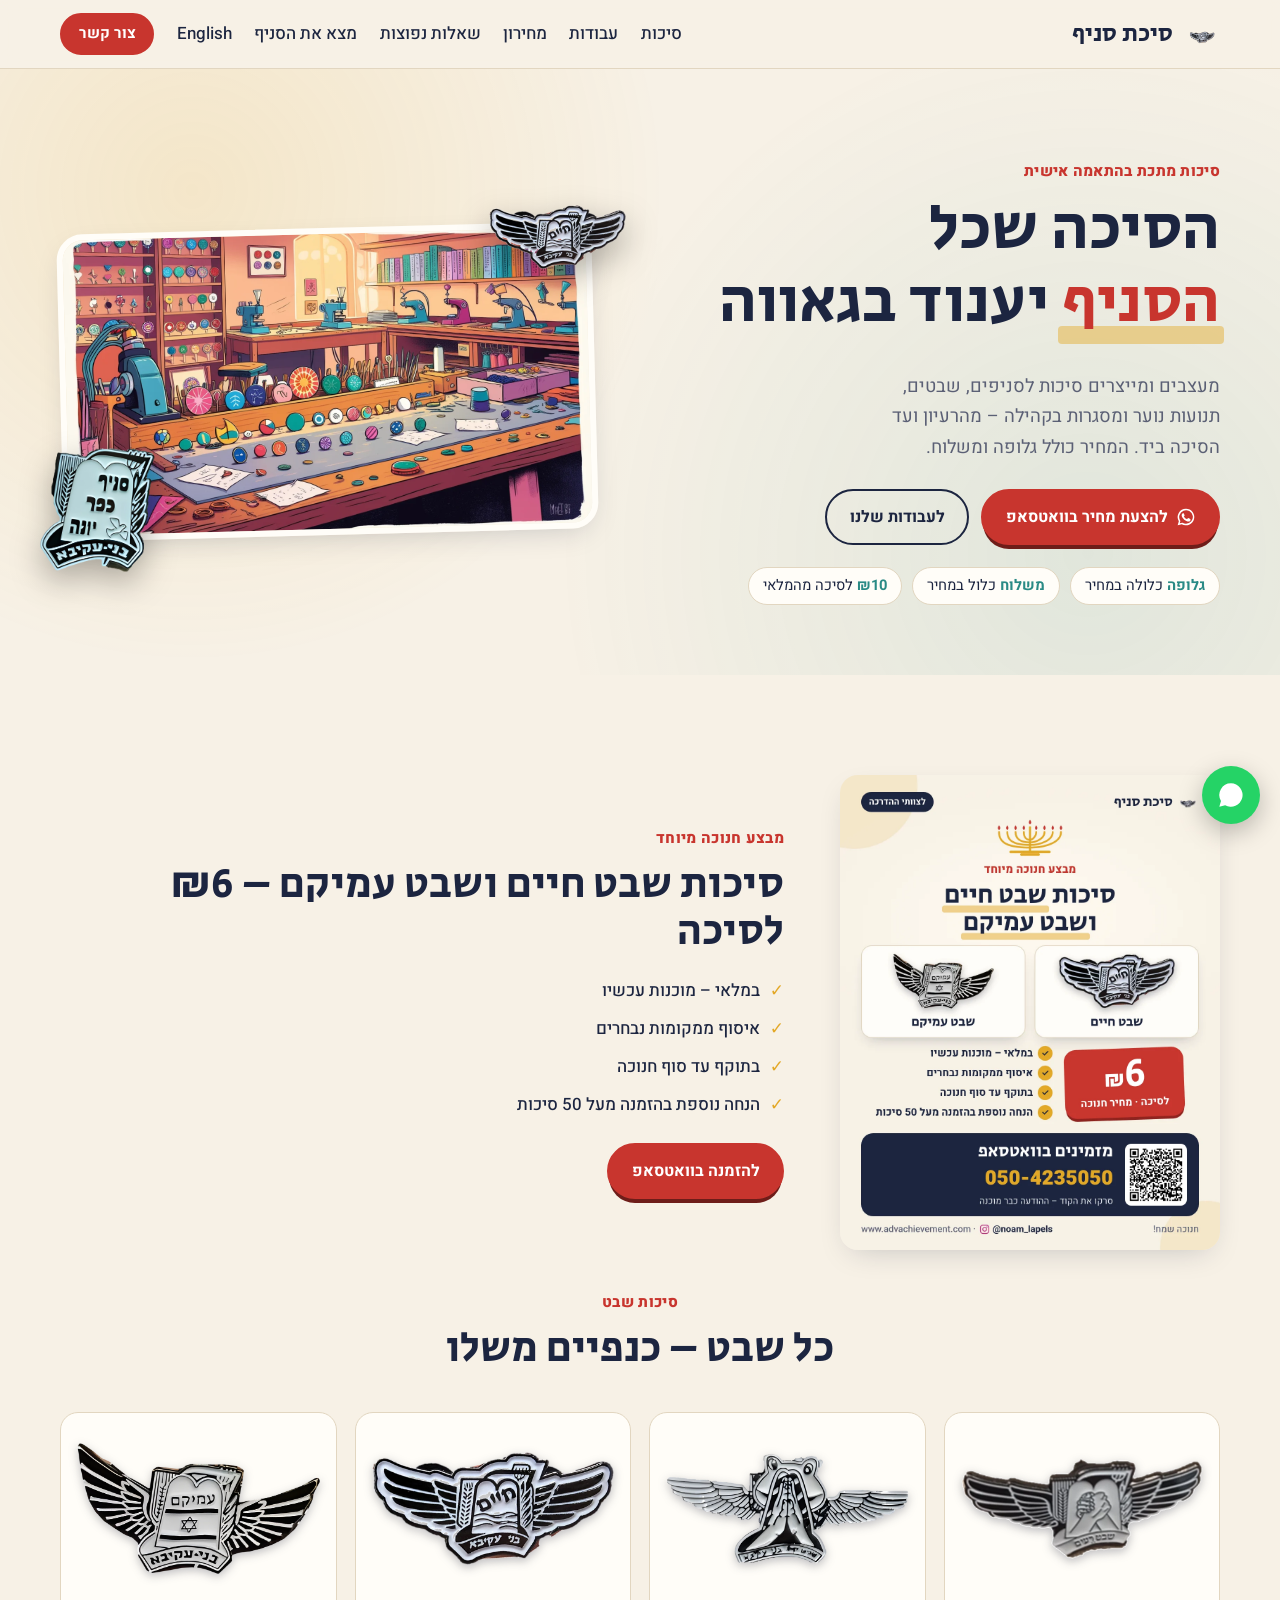
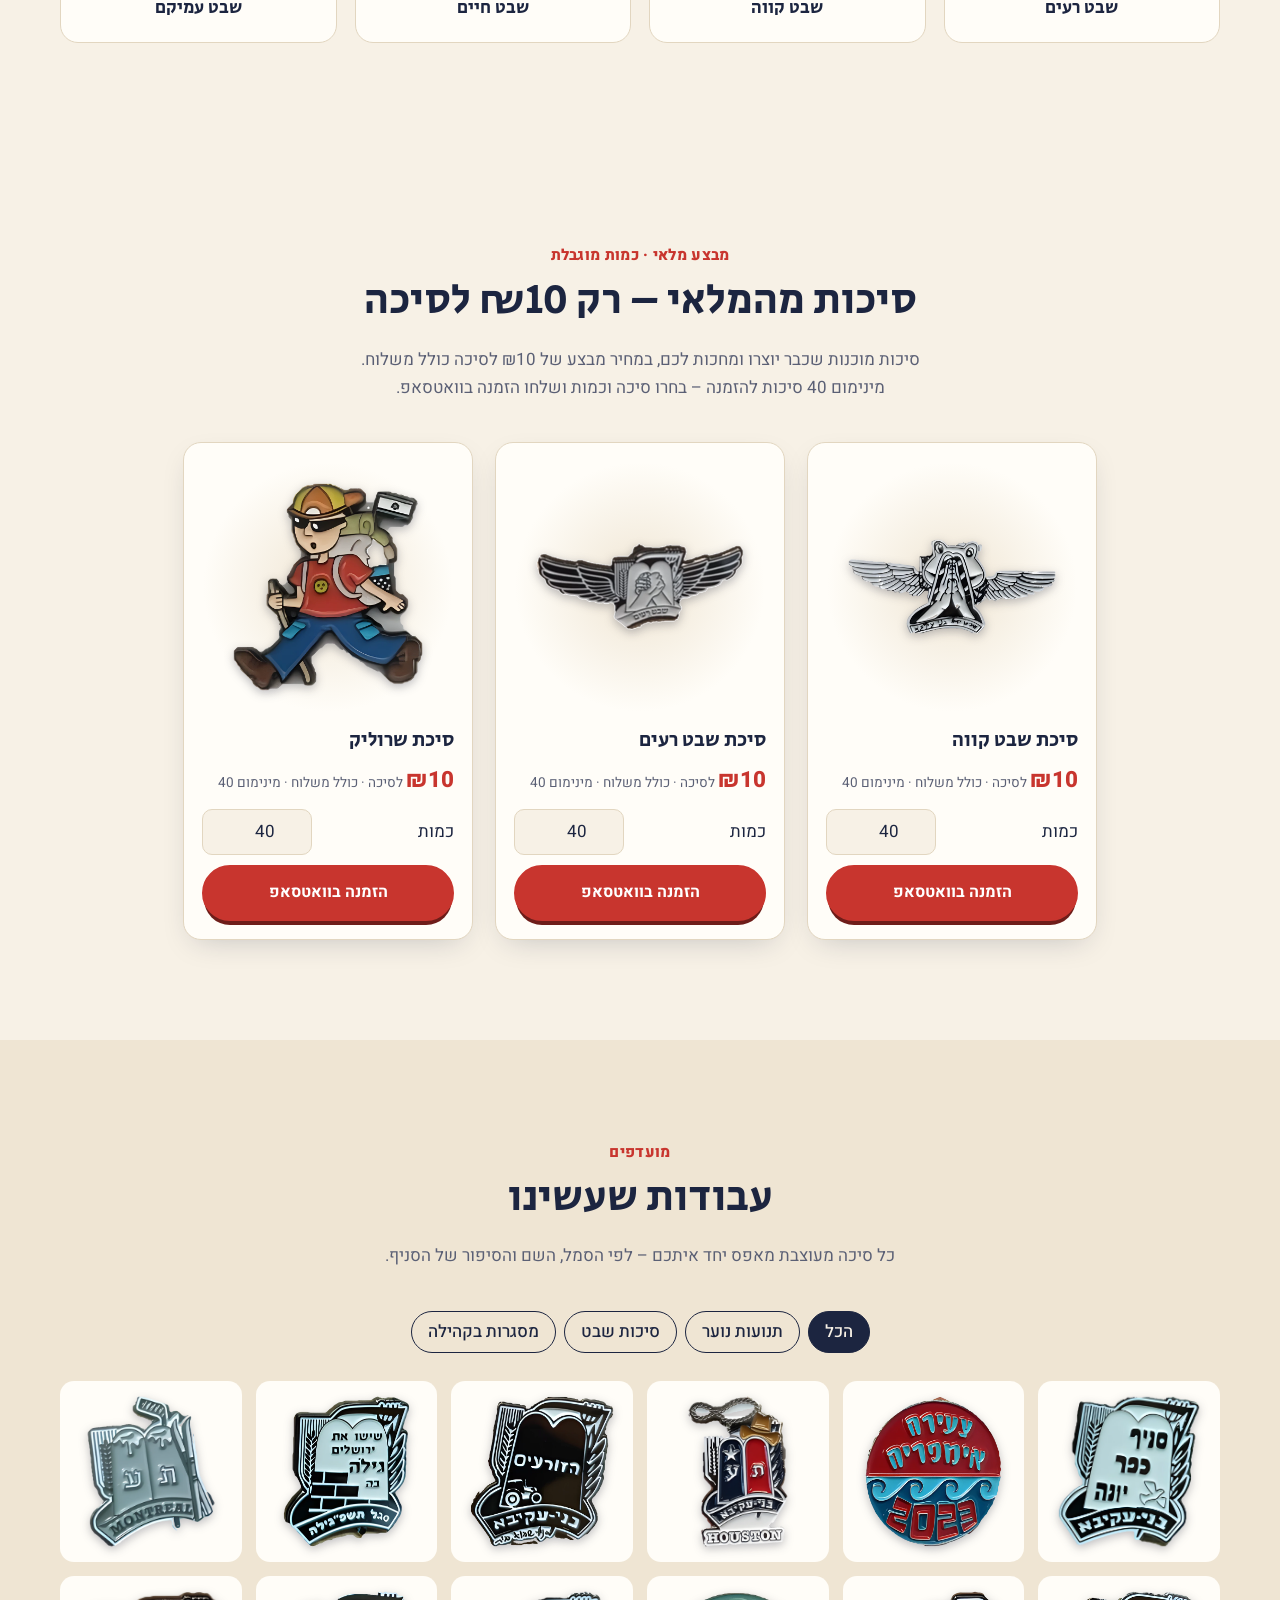
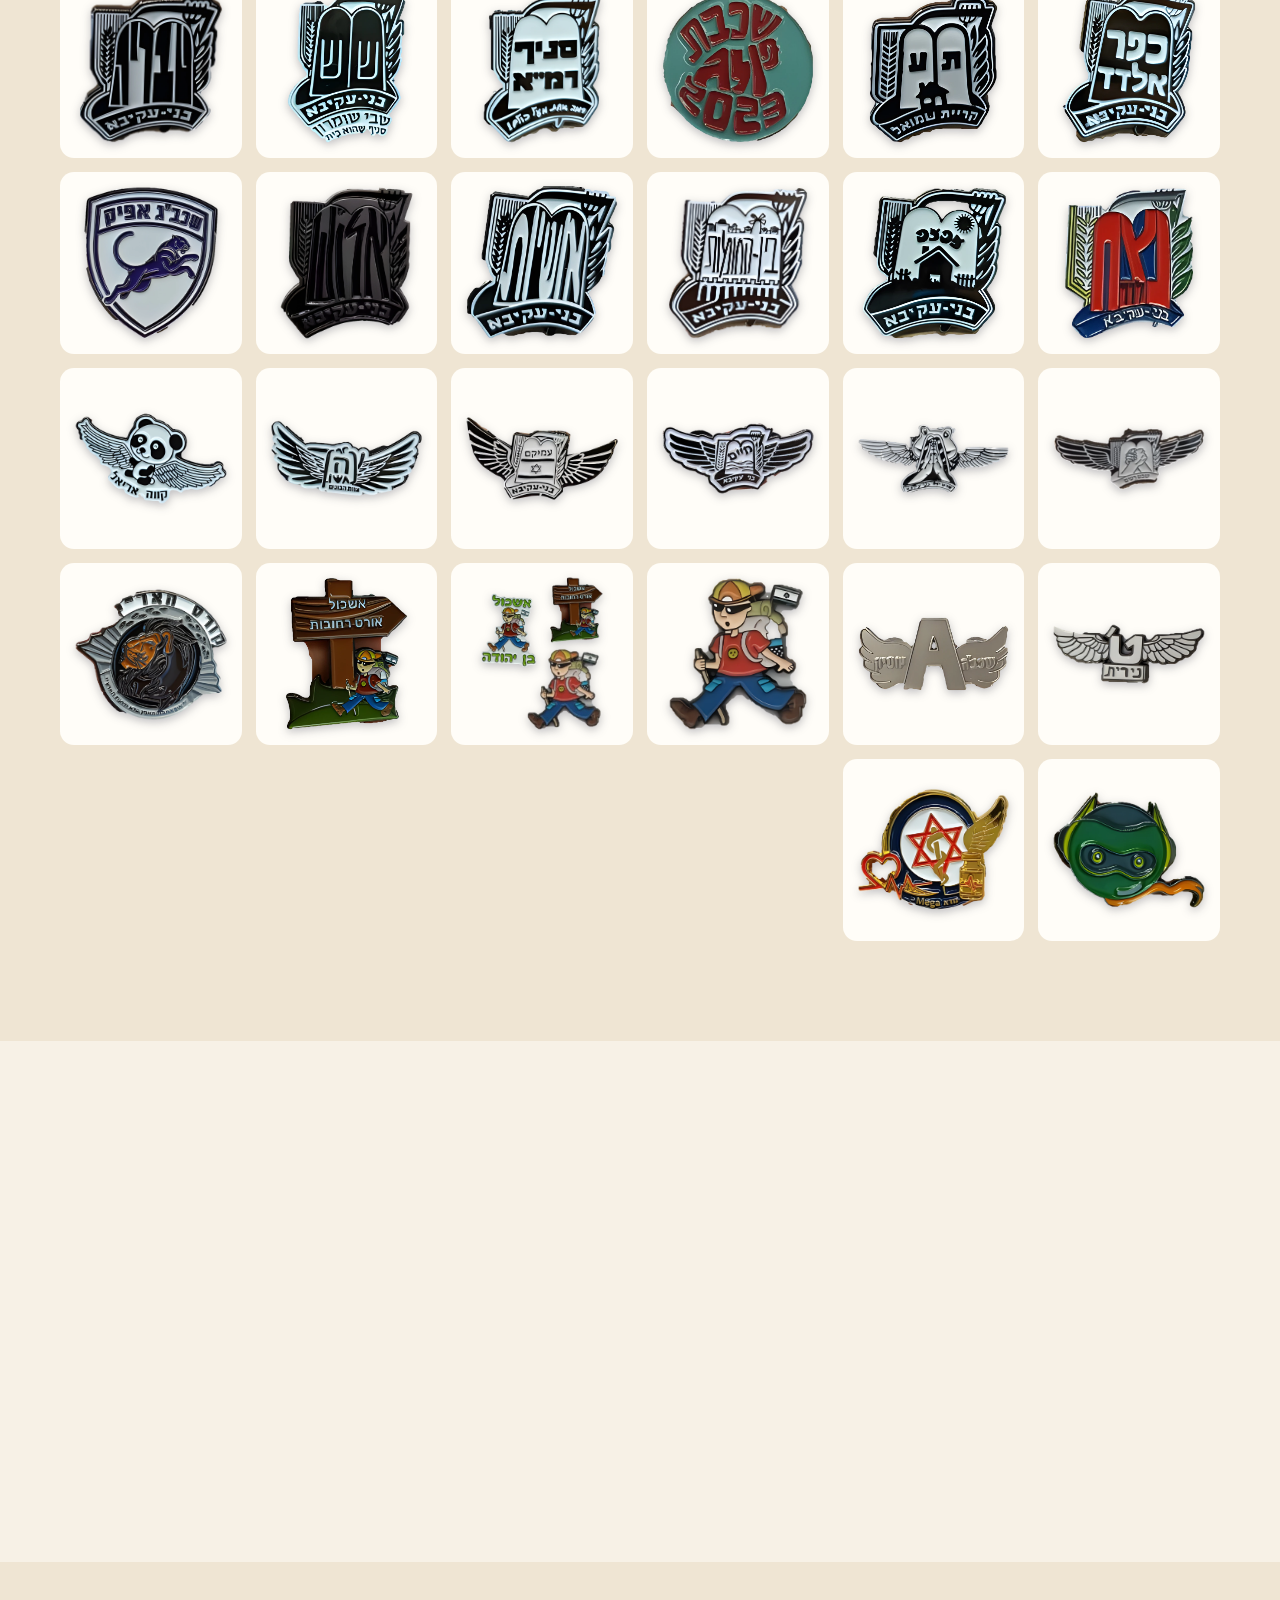
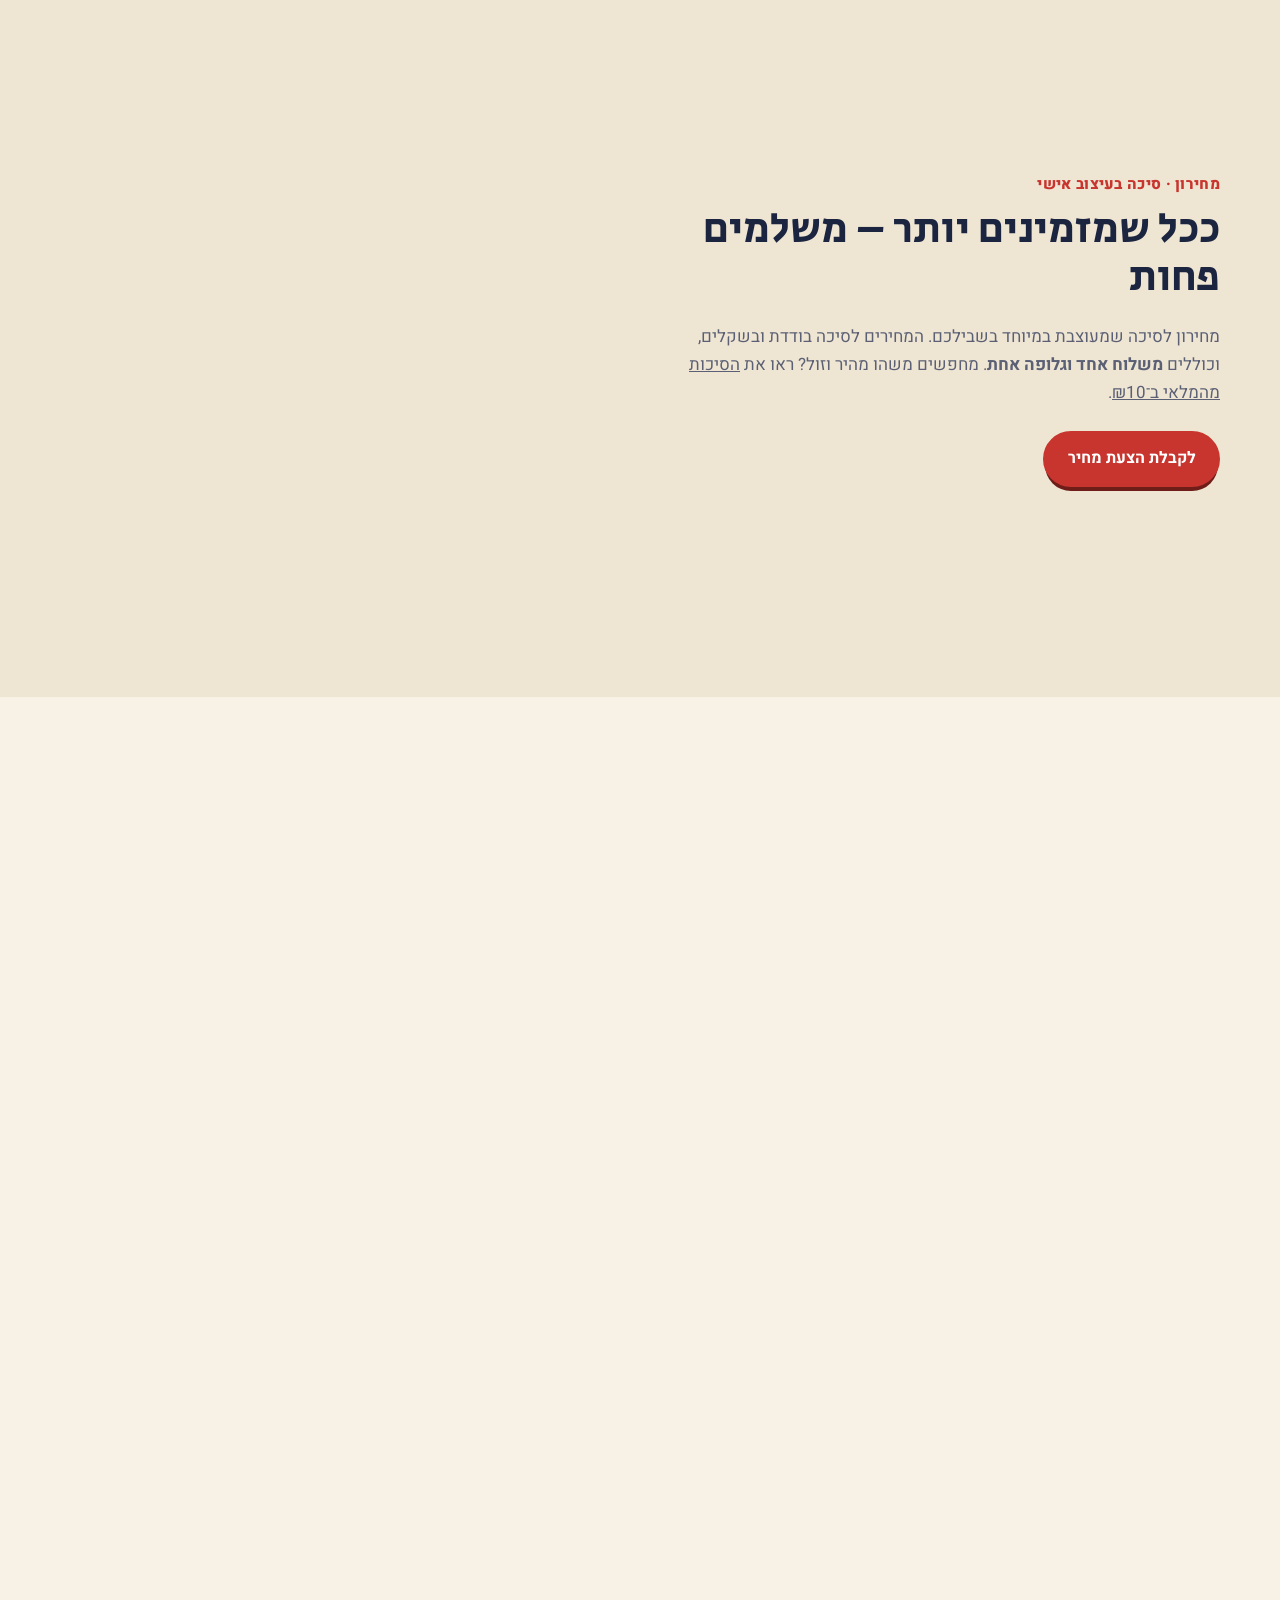
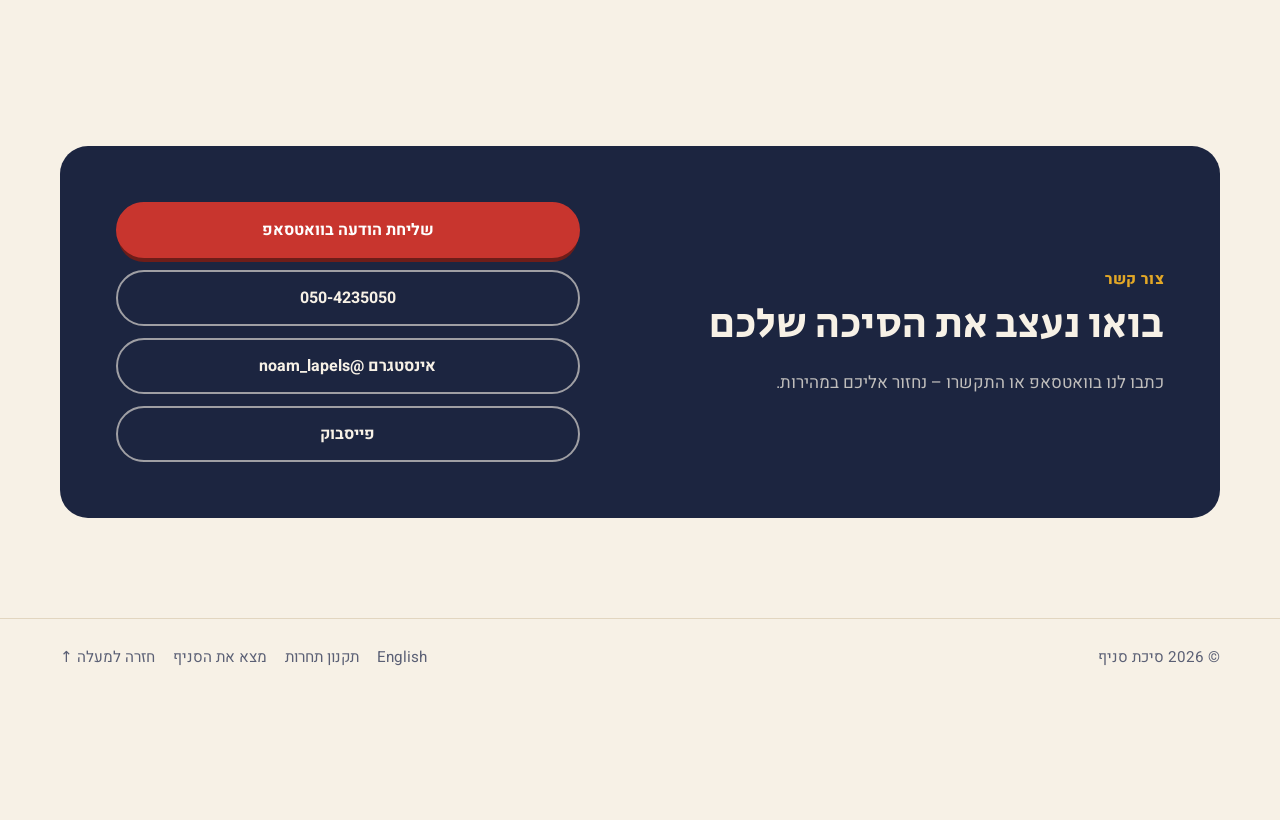
<file: index.html>
<!doctype html>
<html lang="he" dir="rtl">
<head>
<meta charset="utf-8">
<meta name="viewport" content="width=device-width, initial-scale=1">
<title>סיכת סניף | סיכות מעוצבות לסניפים, שבטים ותנועות נוער</title>
<meta name="description" content="סיכת סניף – עיצוב וייצור סיכות מתכת בהתאמה אישית לסניפים, שבטים, תנועות נוער ומסגרות בקהילה. מחירים כוללים משלוח וגלופה.">
<link rel="alternate" hreflang="he" href="https://www.advachievement.com/">
<link rel="alternate" hreflang="en" href="https://www.advachievement.com/en/">
<link rel="alternate" hreflang="x-default" href="https://www.advachievement.com/en/">
<meta property="og:title" content="סיכת סניף – סיכות בהתאמה אישית">
<meta property="og:description" content="סיכות מתכת מעוצבות לסניפים, שבטים ותנועות נוער. המחיר כולל משלוח וגלופה.">
<meta property="og:image" content="https://www.advachievement.com/assets/img/og.jpg">
<meta property="og:type" content="website">
<meta property="og:locale" content="he_IL">
<link rel="icon" href="/assets/img/favicon.png">
<link rel="preconnect" href="https://fonts.googleapis.com">
<link rel="preconnect" href="https://fonts.gstatic.com" crossorigin>
<link href="https://fonts.googleapis.com/css2?family=Heebo:wght@400;500;700;800&family=Secular+One&display=swap" rel="stylesheet">
<link rel="stylesheet" href="/assets/css/style.css">
</head>
<body>
<a class="skip" href="#main">דלג לתוכן הראשי</a>

<header class="site-header" id="top">
  <div class="container nav-wrap">
    <a href="/" class="brand"><img src="/assets/img/favicon.png" alt="" width="34" height="34"><span>סיכת סניף</span></a>
    <button class="nav-toggle" aria-expanded="false" aria-controls="nav" aria-label="תפריט">
      <span></span><span></span><span></span>
    </button>
    <nav id="nav" class="nav">
      <a href="/#shop">סיכות</a>
      <a href="/#gallery">עבודות</a>
      <a href="/#pricing">מחירון</a>
      <a href="/#faq">שאלות נפוצות</a>
      <a href="/game/">מצא את הסניף</a>
      <a href="/en/" lang="en" hreflang="en">English</a>
      <a href="/#contact" class="btn btn-sm">צור קשר</a>
    </nav>
  </div>
</header>

<main id="main">
  <!-- HERO -->
  <section class="hero">
    <div class="container hero-grid">
      <div class="hero-text">
        <p class="eyebrow">סיכות מתכת בהתאמה אישית</p>
        <h1>הסיכה שכל<br><span class="hl">הסניף</span> יענוד בגאווה</h1>
        <p class="lead">מעצבים ומייצרים סיכות לסניפים, שבטים, תנועות נוער ומסגרות בקהילה – מהרעיון ועד הסיכה ביד. המחיר כולל גלופה ומשלוח.</p>
        <div class="hero-cta">
          <a class="btn" href="https://wa.me/972504235050?text=%D7%94%D7%99%D7%99%2C%20%D7%90%D7%A9%D7%9E%D7%97%20%D7%9C%D7%A7%D7%91%D7%9C%20%D7%94%D7%A6%D7%A2%D7%AA%20%D7%9E%D7%97%D7%99%D7%A8%20%D7%9C%D7%A1%D7%99%D7%9B%D7%95%D7%AA" target="_blank" rel="noopener">
            <svg aria-hidden="true" viewBox="0 0 24 24" width="20" height="20"><path fill="currentColor" d="M12 2a10 10 0 0 0-8.6 15.1L2 22l5-1.3A10 10 0 1 0 12 2Zm0 18.2a8.2 8.2 0 0 1-4.2-1.2l-.3-.2-3 .8.8-2.9-.2-.3A8.2 8.2 0 1 1 12 20.2Zm4.5-6.1c-.2-.1-1.5-.7-1.7-.8-.2-.1-.4-.1-.6.1l-.8 1c-.1.2-.3.2-.5.1a6.7 6.7 0 0 1-3.3-2.9c-.3-.4.2-.4.7-1.4.1-.2 0-.3 0-.4l-.8-1.8c-.2-.5-.4-.4-.6-.4h-.5a1 1 0 0 0-.7.3 3 3 0 0 0-.9 2.2 5.2 5.2 0 0 0 1.1 2.7 11.8 11.8 0 0 0 4.5 4c1.7.7 2.4.8 3.2.6.5-.1 1.5-.6 1.7-1.2.2-.6.2-1.1.2-1.2-.1-.1-.3-.2-.5-.3Z"/></svg>
            להצעת מחיר בוואטסאפ
          </a>
          <a class="btn btn-ghost" href="#gallery">לעבודות שלנו</a>
        </div>
        <ul class="badges">
          <li><strong>גלופה</strong> כלולה במחיר</li>
          <li><strong>משלוח</strong> כלול במחיר</li>
          <li><strong>₪10</strong> לסיכה מהמלאי</li>
        </ul>
      </div>
      <div class="hero-art">
        <img src="/assets/img/hero.webp" alt="סדנת סיכות צבעונית מאוירת" width="1600" height="900" fetchpriority="high">
        <img class="float f1" src="/assets/img/shevet-haim.webp" alt="" width="200" height="200">
        <img class="float f2" src="/assets/img/kfar-yona.webp" alt="" width="200" height="200">
      </div>
    </div>
  </section>

  <!-- HANUKKAH PROMO (hides itself after the date in data-until) -->
  <section class="section promo" id="hanukkah" data-until="2026-12-13">
    <div class="container promo-grid">
      <a class="promo-img" href="/assets/img/hanukkah-2026.webp" target="_blank" rel="noopener"><img src="/assets/img/hanukkah-2026.webp" alt="מבצע חנוכה: סיכות שבט חיים ושבט עמיקם ב־₪6 לסיכה, במלאי, איסוף ממקומות נבחרים, בתוקף עד סוף חנוכה, הנחה נוספת בהזמנה מעל 50 סיכות" width="1080" height="1350" loading="lazy"></a>
      <div>
        <p class="eyebrow">מבצע חנוכה מיוחד</p>
        <h2>סיכות שבט חיים ושבט עמיקם – <span class="nis">₪</span>6 לסיכה</h2>
        <ul class="promo-list">
          <li>במלאי – מוכנות עכשיו</li>
          <li>איסוף ממקומות נבחרים</li>
          <li>בתוקף עד סוף חנוכה</li>
          <li>הנחה נוספת בהזמנה מעל 50 סיכות</li>
        </ul>
        <a class="btn" href="https://wa.me/972504235050?text=%D7%94%D7%99%D7%99%2C%20%D7%90%D7%A9%D7%9E%D7%97%20%D7%9C%D7%94%D7%96%D7%9E%D7%99%D7%9F%20%D7%A1%D7%99%D7%9B%D7%95%D7%AA%20%D7%91%D7%9E%D7%91%D7%A6%D7%A2%20%D7%97%D7%A0%D7%95%D7%9B%D7%94%20%28%D7%A9%D7%91%D7%98%20%D7%97%D7%99%D7%99%D7%9D%20/%20%D7%A9%D7%91%D7%98%20%D7%A2%D7%9E%D7%99%D7%A7%D7%9D%2C%20%E2%82%AA6%20%D7%9C%D7%A1%D7%99%D7%9B%D7%94%29" target="_blank" rel="noopener">להזמנה בוואטסאפ</a>
      </div>
    </div>
  </section>

  <!-- TRIBE PINS -->
  <section class="section tribes">
    <div class="container">
      <div class="section-head">
        <p class="eyebrow">סיכות שבט</p>
        <h2>כל שבט – כנפיים משלו</h2>
      </div>
      <div class="tribe-row">
        <figure><img src="/assets/img/shevet-reim.webp" alt="סיכת שבט רעים" loading="lazy"><figcaption>שבט רעים</figcaption></figure>
        <figure><img src="/assets/img/shevet-kaveh.webp" alt="סיכת שבט קווה" loading="lazy"><figcaption>שבט קווה</figcaption></figure>
        <figure><img src="/assets/img/shevet-haim.webp" alt="סיכת שבט חיים" loading="lazy"><figcaption>שבט חיים</figcaption></figure>
        <figure><img src="/assets/img/amikam.webp" alt="סיכת שבט עמיקם" loading="lazy"><figcaption>שבט עמיקם</figcaption></figure>
      </div>
    </div>
  </section>

  <!-- SHOP -->
  <section class="section" id="shop">
    <div class="container">
      <div class="section-head">
        <p class="eyebrow">מבצע מלאי · כמות מוגבלת</p>
        <h2>סיכות מהמלאי – רק ₪10 לסיכה</h2>
        <p class="sub">סיכות מוכנות שכבר יוצרו ומחכות לכם, במחיר מבצע של ₪10 לסיכה כולל משלוח. מינימום 40 סיכות להזמנה – בחרו סיכה וכמות ושלחו הזמנה בוואטסאפ.</p>
      </div>
      <div class="products" data-products></div>
    </div>
  </section>

  <!-- GALLERY -->
  <section class="section alt" id="gallery">
    <div class="container">
      <div class="section-head">
        <p class="eyebrow">מועדפים</p>
        <h2>עבודות שעשינו</h2>
        <p class="sub">כל סיכה מעוצבת מאפס יחד איתכם – לפי הסמל, השם והסיפור של הסניף.</p>
      </div>
      <div class="filters" role="tablist" aria-label="סינון עבודות">
        <button class="chip active" data-filter="all" role="tab" aria-selected="true">הכל</button>
        <button class="chip" data-filter="youth" role="tab" aria-selected="false">תנועות נוער</button>
        <button class="chip" data-filter="tribe" role="tab" aria-selected="false">סיכות שבט</button>
        <button class="chip" data-filter="community" role="tab" aria-selected="false">מסגרות בקהילה</button>
      </div>
      <div class="gallery" data-gallery></div>
    </div>
  </section>

  <!-- HOW -->
  <section class="section">
    <div class="container">
      <div class="section-head">
        <p class="eyebrow">איך זה עובד</p>
        <h2>מרעיון לסיכה בארבעה צעדים</h2>
      </div>
      <ol class="steps">
        <li><span>1</span><h3>שולחים רעיון</h3><p>סמל, שם, צבעים או סקיצה – בוואטסאפ.</p></li>
        <li><span>2</span><h3>מקבלים עיצוב</h3><p>מכינים הדמיה ומתקנים עד שזה מושלם.</p></li>
        <li><span>3</span><h3>מאשרים ומשלמים 50%</h3><p>פייבוקס, ביט או העברה בנקאית.</p></li>
        <li><span>4</span><h3>הסיכות מגיעות</h3><p>תוך כחודש, עד אליכם. היתרה בקבלה.</p></li>
      </ol>
    </div>
  </section>

  <!-- PRICING -->
  <section class="section alt" id="pricing">
    <div class="container pricing-grid">
      <div>
        <p class="eyebrow">מחירון · סיכה בעיצוב אישי</p>
        <h2>ככל שמזמינים יותר – משלמים פחות</h2>
        <p class="sub">מחירון לסיכה שמעוצבת במיוחד בשבילכם. המחירים לסיכה בודדת ובשקלים, וכוללים <strong>משלוח אחד וגלופה אחת</strong>. מחפשים משהו מהיר וזול? ראו את <a href="#shop">הסיכות מהמלאי ב־₪10</a>.</p>
        <a class="btn" href="https://wa.me/972504235050?text=%D7%94%D7%99%D7%99%2C%20%D7%90%D7%A9%D7%9E%D7%97%20%D7%9C%D7%A7%D7%91%D7%9C%20%D7%94%D7%A6%D7%A2%D7%AA%20%D7%9E%D7%97%D7%99%D7%A8%20%D7%9C%D7%A1%D7%99%D7%9B%D7%95%D7%AA" target="_blank" rel="noopener">לקבלת הצעת מחיר</a>
      </div>
      <div class="calc card">
        <table class="price-table">
          <thead><tr><th>כמות סיכות</th><th>מחיר לסיכה</th></tr></thead>
          <tbody data-prices></tbody>
        </table>
        <label class="calc-label" for="qty">מחשבון: כמה סיכות?</label>
        <div class="calc-row">
          <input id="qty" type="number" min="20" step="1" value="50" inputmode="numeric">
          <output id="calc-out" aria-live="polite"></output>
        </div>
      </div>
    </div>
  </section>

  <!-- FAQ -->
  <section class="section" id="faq">
    <div class="container narrow">
      <div class="section-head">
        <p class="eyebrow">שאלות נפוצות</p>
        <h2>כל מה שרציתם לדעת</h2>
      </div>
      <div class="faq">
        <details><summary>מה משך זמן הייצור והמשלוח?</summary><p>זמן הייצור והמשלוח הוא כחודש מביצוע ההזמנה.</p></details>
        <details><summary>האם ניתן לאסוף באופן עצמאי?</summary><p>לא. הסיכות נשלחות אליכם – והמשלוח כלול במחיר.</p></details>
        <details><summary>מהן אפשרויות התשלום?</summary><p>ניתן לשלם בפייבוקס, ביט או העברה בנקאית. חלוקת התשלום: 50% בעת ההזמנה ו־50% בעת קבלת הסיכות.</p></details>
        <details><summary>האם אתם עובדים ב"שוטף +"?</summary><p>כן.</p></details>
        <details><summary>האם ניתן לקבל קבלה?</summary><p>בוודאי.</p></details>
        <details><summary>מה המינימום להזמנה?</summary><p>בסיכות מהמלאי (₪10 לסיכה) – מינימום 40 סיכות. בסיכה בעיצוב אישי – החל מ־20 סיכות, לפי המחירון.</p></details>
        <details><summary>מה ההבדל בין סיכות מהמלאי לעיצוב אישי?</summary><p>סיכות המלאי כבר יוצרו ומוכנות, ולכן נמכרות במחיר מבצע של ₪10 לסיכה כולל משלוח, עד גמר המלאי. סיכה בעיצוב אישי מעוצבת מאפס לפי הסמל והשם של הסניף שלכם, ומתומחרת לפי הכמות במחירון.</p></details>
      </div>
    </div>
  </section>

  <!-- CONTACT -->
  <section class="section contact" id="contact">
    <div class="container contact-card">
      <div>
        <p class="eyebrow">צור קשר</p>
        <h2>בואו נעצב את הסיכה שלכם</h2>
        <p class="sub">כתבו לנו בוואטסאפ או התקשרו – נחזור אליכם במהירות.</p>
      </div>
      <div class="contact-actions">
        <a class="btn" href="https://wa.me/972504235050" target="_blank" rel="noopener">שליחת הודעה בוואטסאפ</a>
        <a class="btn btn-ghost" href="tel:+972504235050">050-4235050</a>
        <a class="btn btn-ghost" data-social="instagram" href="https://www.instagram.com/noam_lapels/" target="_blank" rel="noopener">אינסטגרם @noam_lapels</a>
        <a class="btn btn-ghost" data-social="facebook" href="#" target="_blank" rel="noopener">פייסבוק</a>
      </div>
    </div>
  </section>
</main>

<footer class="site-footer">
  <div class="container foot">
    <span>© <span data-year>2026</span> סיכת סניף</span>
    <nav><a href="/en/" lang="en" hreflang="en">English</a><a href="/takanon/">תקנון תחרות</a><a href="/game/">מצא את הסניף</a><a href="#top">חזרה למעלה ↑</a></nav>
  </div>
</footer>

<a class="wa-float" href="https://wa.me/972504235050" target="_blank" rel="noopener" aria-label="וואטסאפ">
  <svg aria-hidden="true" viewBox="0 0 24 24" width="28" height="28"><path fill="currentColor" d="M12 2a10 10 0 0 0-8.6 15.1L2 22l5-1.3A10 10 0 1 0 12 2Zm4.5 12.1c-.2-.1-1.5-.7-1.7-.8-.2-.1-.4-.1-.6.1l-.8 1c-.1.2-.3.2-.5.1a6.7 6.7 0 0 1-3.3-2.9c-.3-.4.2-.4.7-1.4.1-.2 0-.3 0-.4l-.8-1.8c-.2-.5-.4-.4-.6-.4h-.5a1 1 0 0 0-.7.3 3 3 0 0 0-.9 2.2 5.2 5.2 0 0 0 1.1 2.7 11.8 11.8 0 0 0 4.5 4c1.7.7 2.4.8 3.2.6.5-.1 1.5-.6 1.7-1.2.2-.6.2-1.1.2-1.2-.1-.1-.3-.2-.5-.3Z"/></svg>
</a>

<div class="lightbox" hidden><button class="lb-close" aria-label="סגירה">×</button><img alt=""></div>
<script src="/assets/js/data.js"></script>
<script src="/assets/js/main.js"></script>
</body>
</html>
</file>
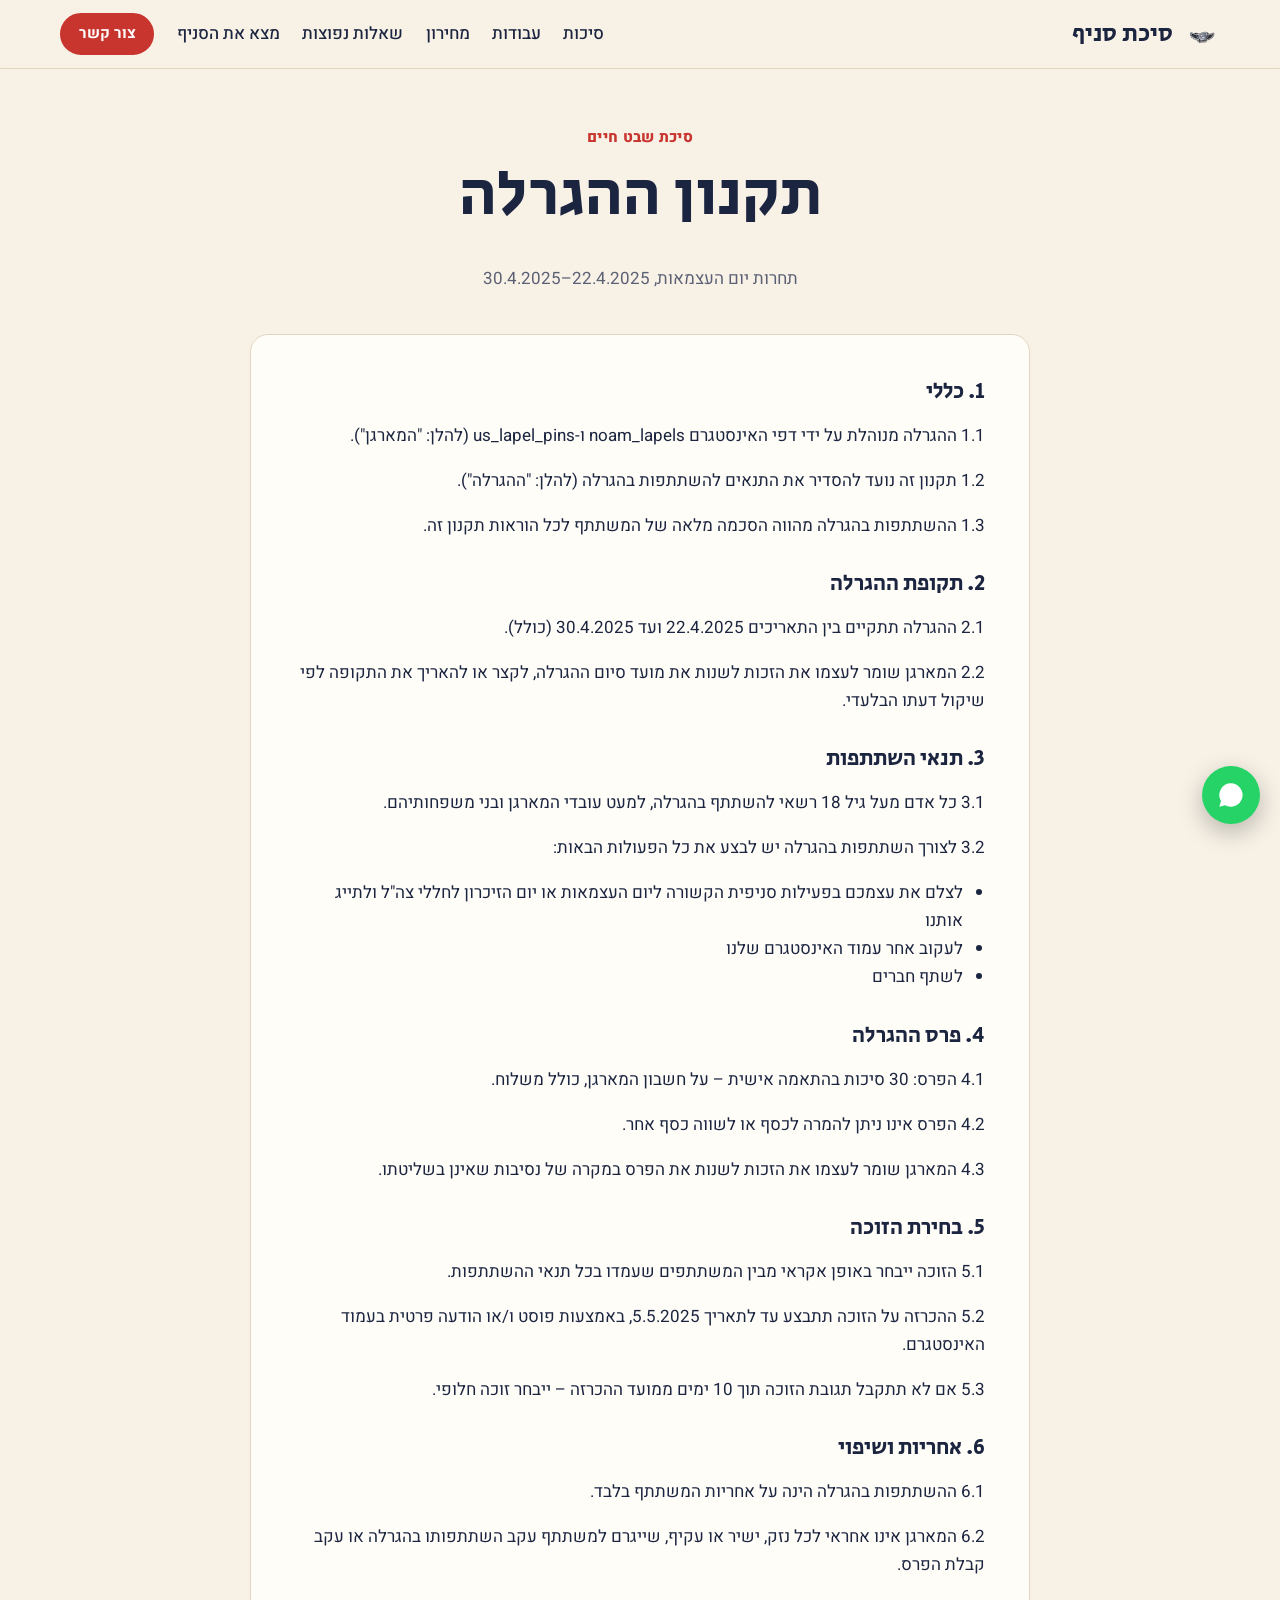
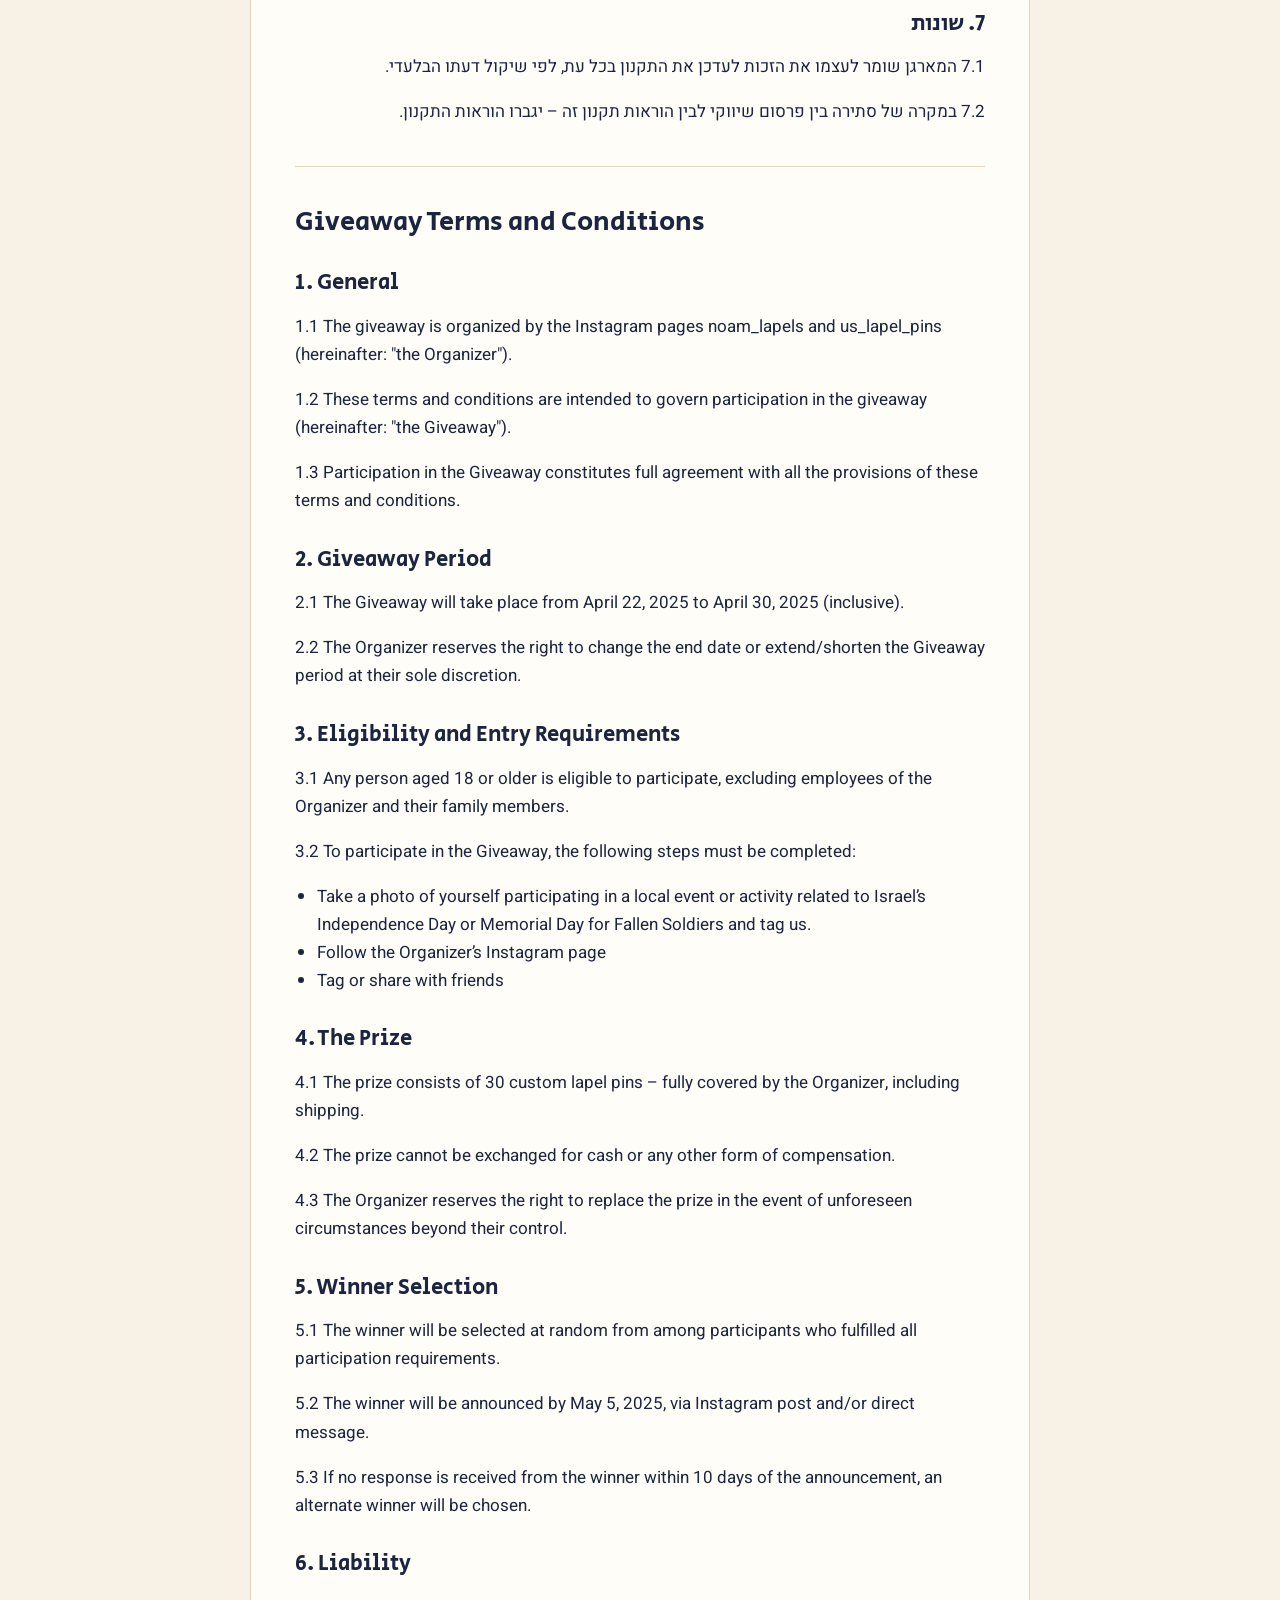
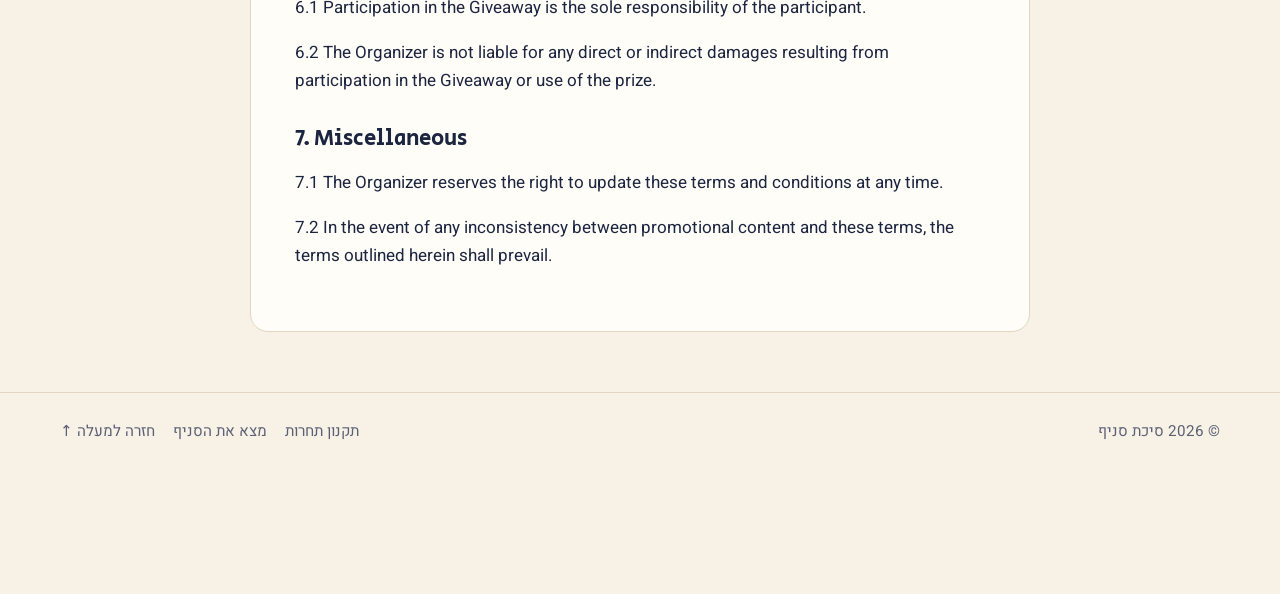
<file: copy-of-תקנון-תחרות/index.html>
<!doctype html><html lang="he" dir="rtl"><head><meta charset="utf-8"><title>מעביר… | סיכת סניף</title><link rel="canonical" href="/takanon/"><meta http-equiv="refresh" content="0; url=/takanon/"><meta name="robots" content="noindex"></head><body><script>location.replace("/takanon/")</script><a href="/takanon/">המשך</a></body></html>
</file>
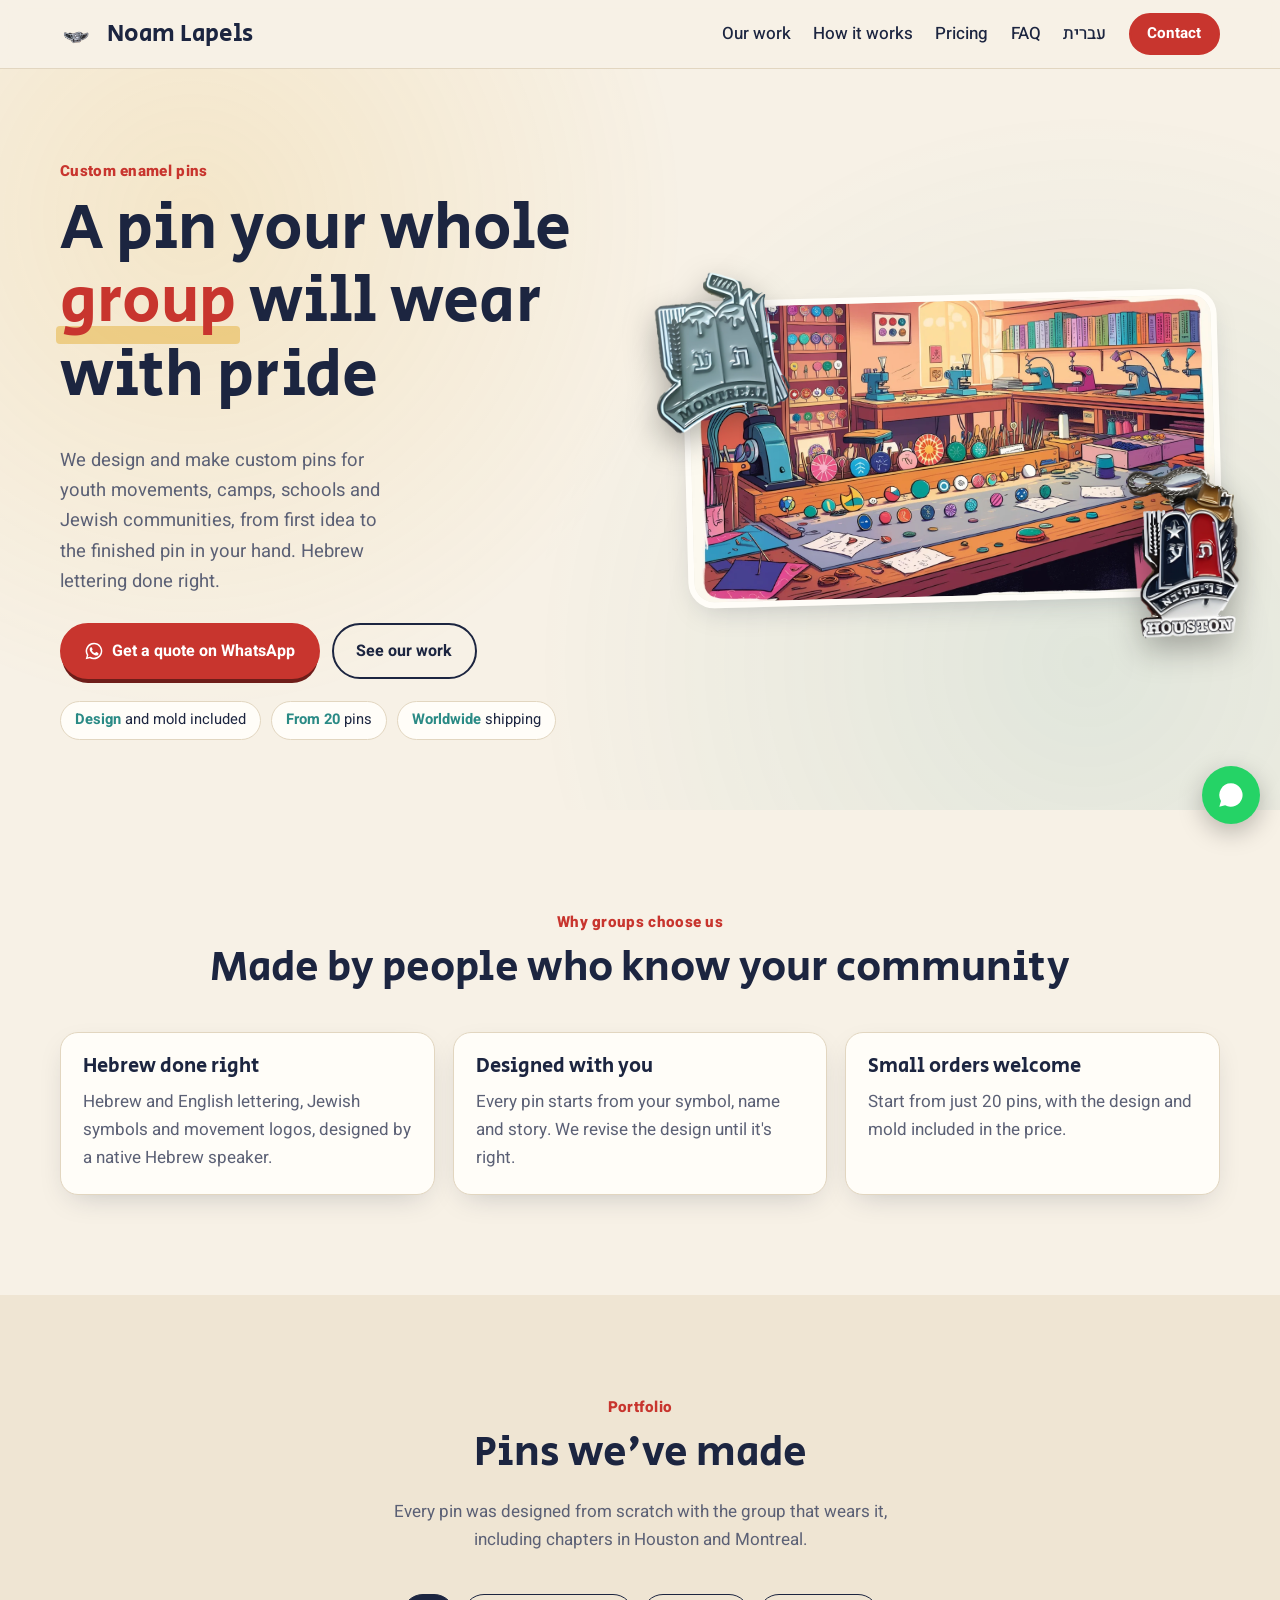
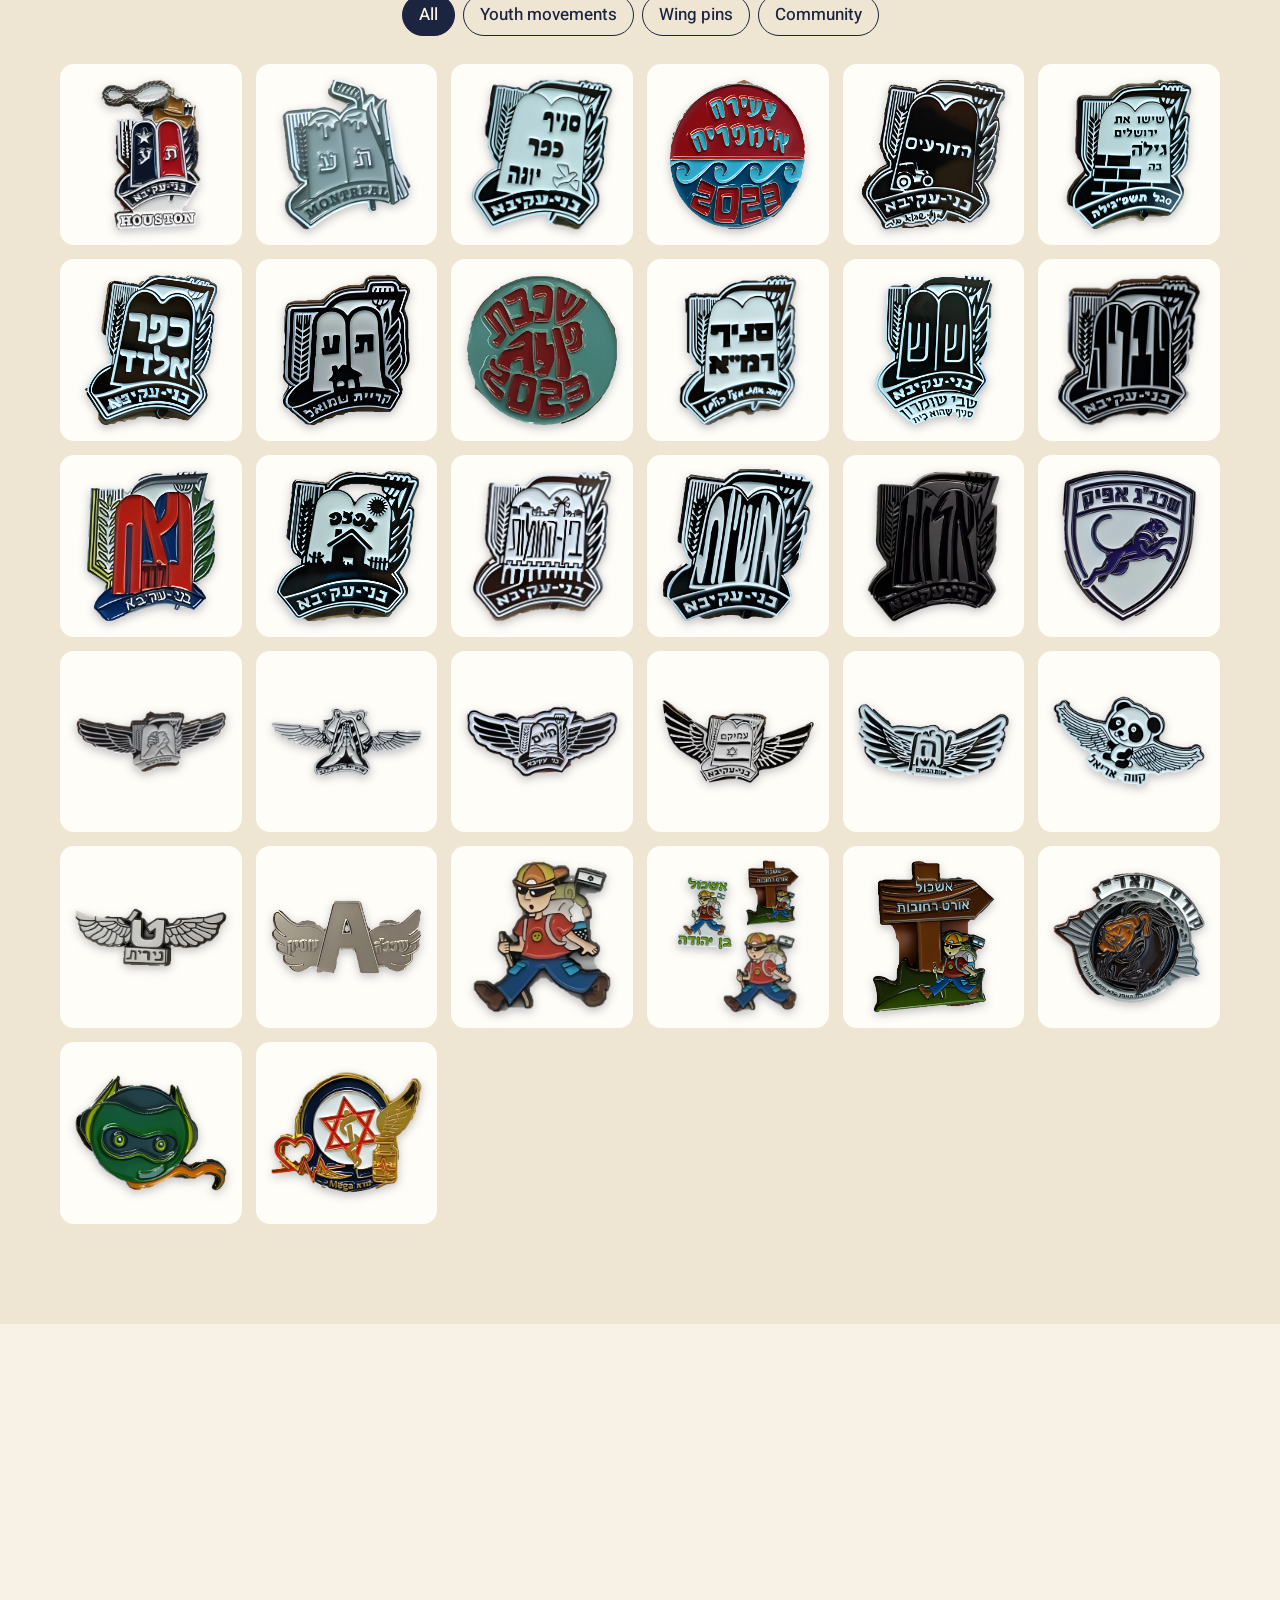
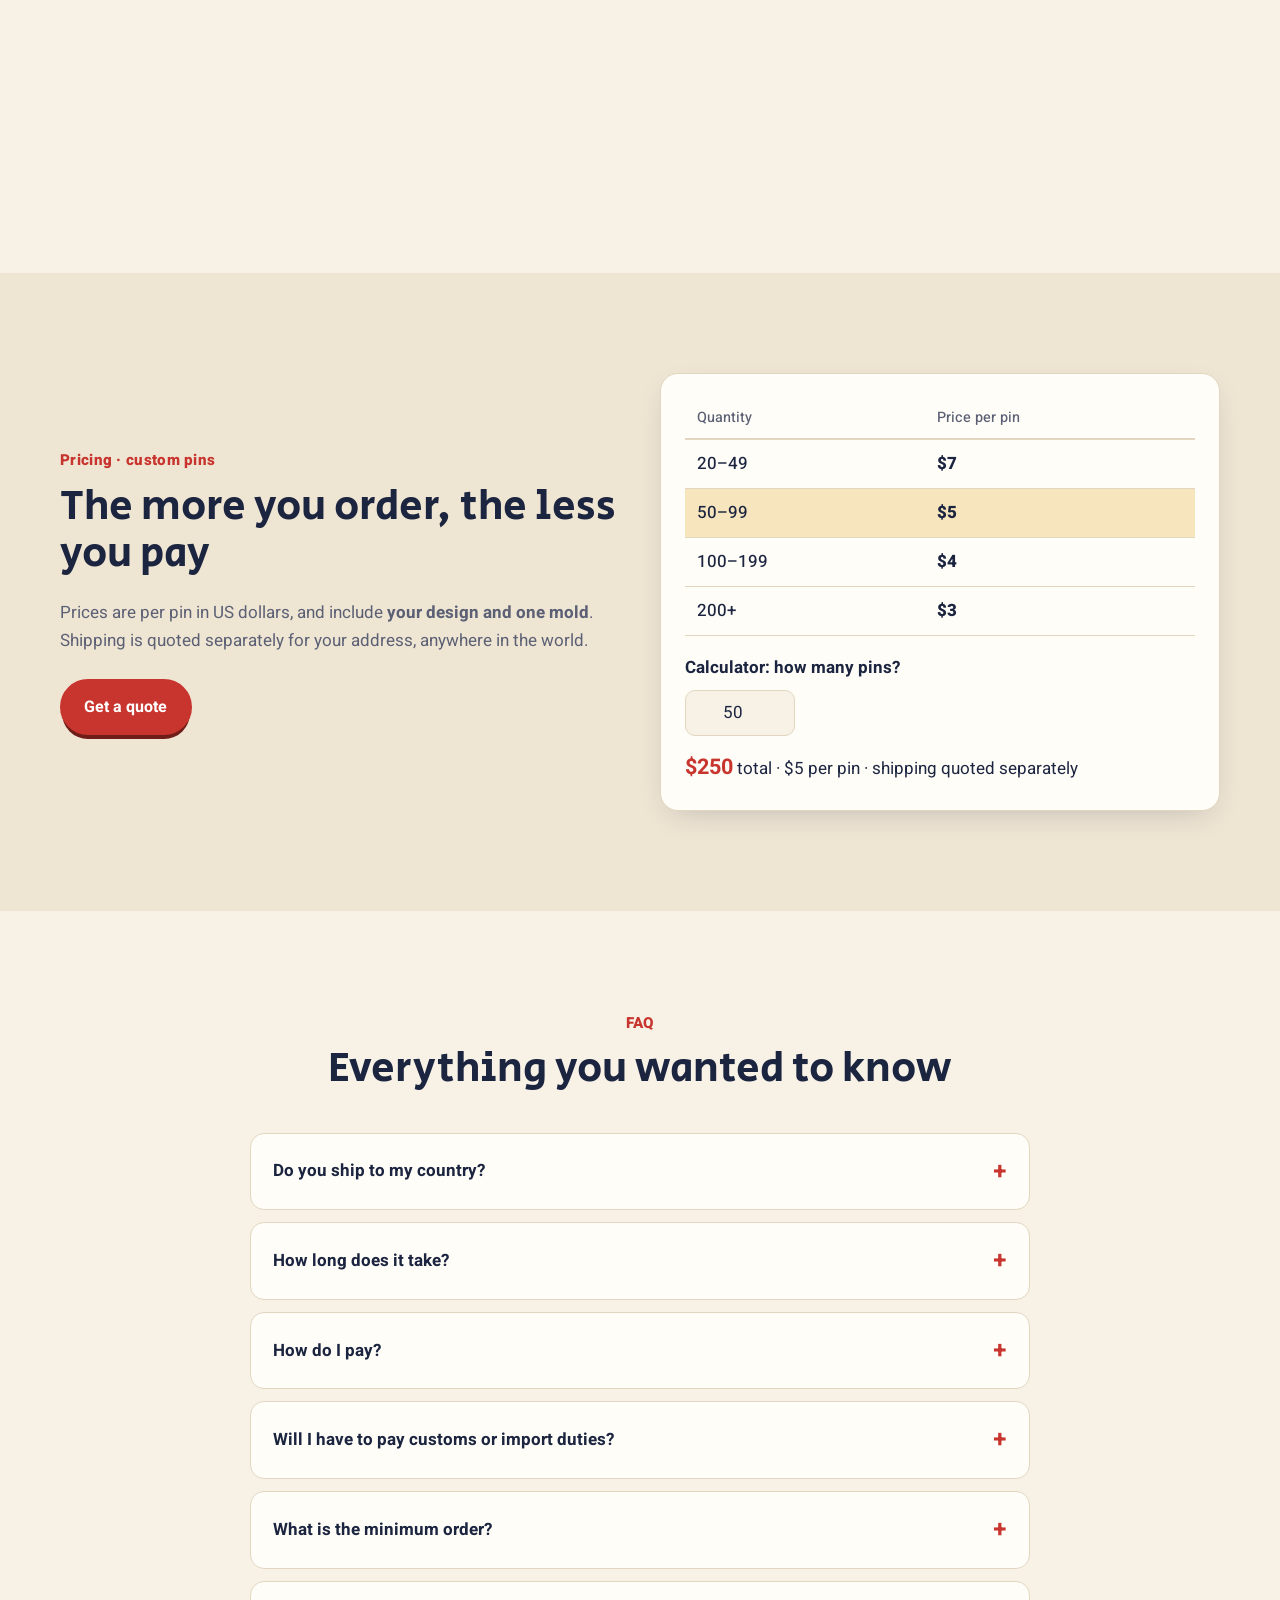
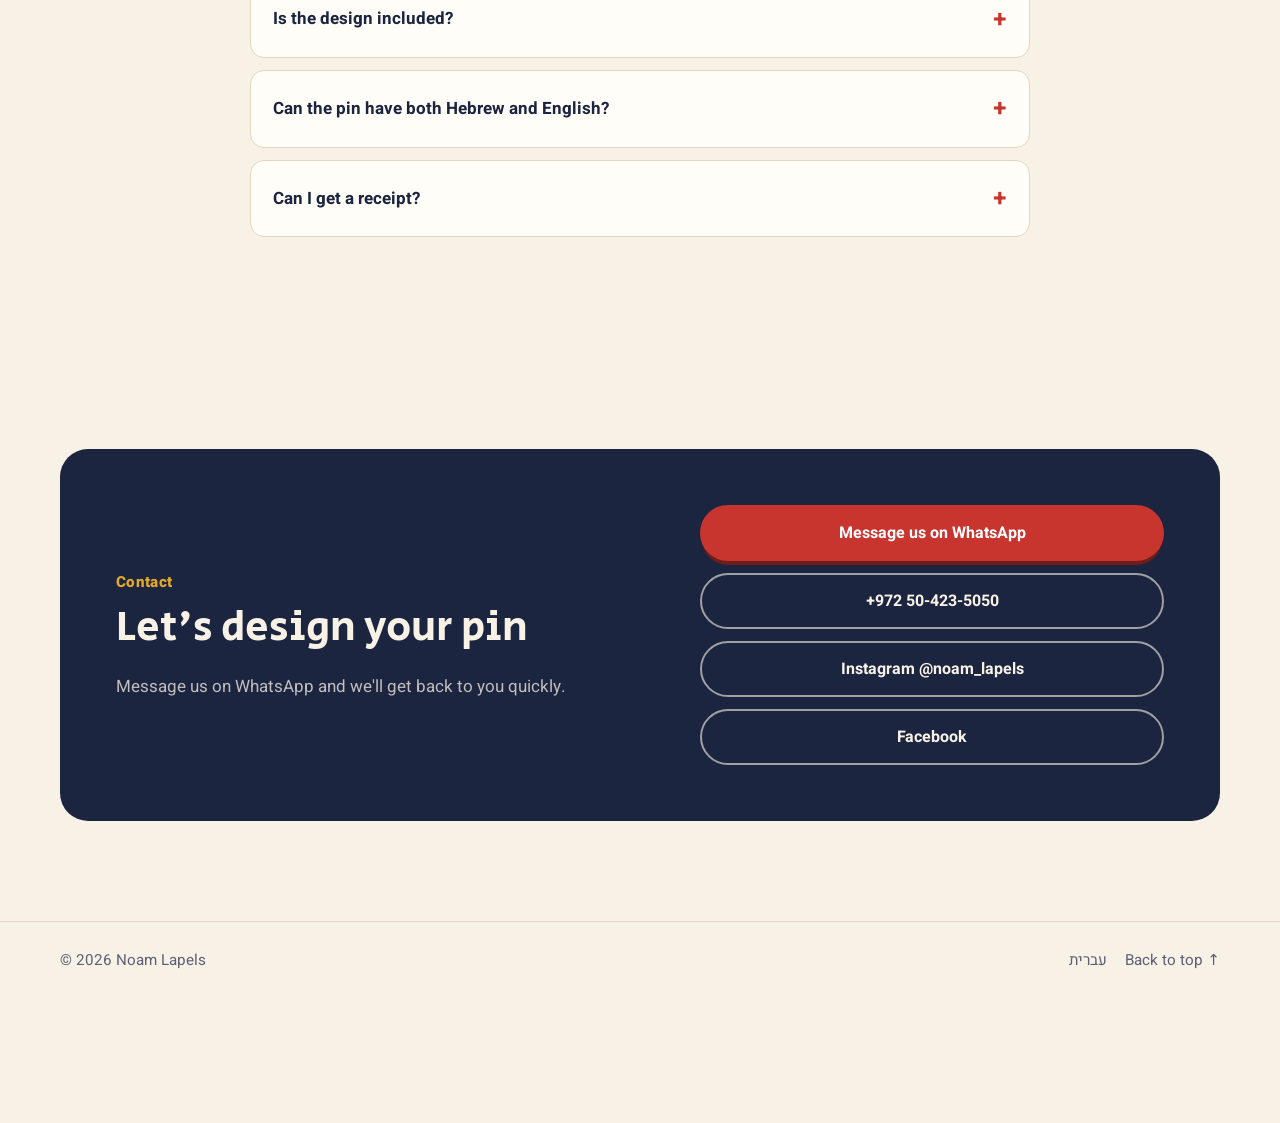
<file: en/index.html>
<!doctype html>
<html lang="en" dir="ltr">
<head>
<meta charset="utf-8">
<meta name="viewport" content="width=device-width, initial-scale=1">
<title>Noam Lapels | Custom Enamel Pins for Jewish Youth Groups, Camps and Communities</title>
<meta name="description" content="Custom enamel pins for youth movements, camps, schools and Jewish communities. Hebrew and English lettering, design and mold included, from 20 pins, shipped worldwide.">
<link rel="canonical" href="https://www.advachievement.com/en/">
<link rel="alternate" hreflang="en" href="https://www.advachievement.com/en/">
<link rel="alternate" hreflang="he" href="https://www.advachievement.com/">
<link rel="alternate" hreflang="x-default" href="https://www.advachievement.com/en/">
<meta property="og:title" content="Noam Lapels – Custom Enamel Pins">
<meta property="og:description" content="Custom pins for youth movements, camps, schools and Jewish communities, shipped worldwide.">
<meta property="og:image" content="https://www.advachievement.com/assets/img/og.jpg">
<meta property="og:url" content="https://www.advachievement.com/en/">
<meta property="og:type" content="website">
<meta property="og:locale" content="en_US">
<link rel="icon" href="/assets/img/favicon.png">
<link rel="preconnect" href="https://fonts.googleapis.com">
<link rel="preconnect" href="https://fonts.gstatic.com" crossorigin>
<link href="https://fonts.googleapis.com/css2?family=Heebo:wght@400;500;700;800&family=Secular+One&display=swap" rel="stylesheet">
<link rel="stylesheet" href="/assets/css/style.css">
</head>
<body>
<a class="skip" href="#main">Skip to main content</a>

<header class="site-header" id="top">
  <div class="container nav-wrap">
    <a href="/en/" class="brand"><img src="/assets/img/favicon.png" alt="" width="34" height="34"><span>Noam Lapels</span></a>
    <button class="nav-toggle" aria-expanded="false" aria-controls="nav" aria-label="Menu">
      <span></span><span></span><span></span>
    </button>
    <nav id="nav" class="nav">
      <a href="#gallery">Our work</a>
      <a href="#how">How it works</a>
      <a href="#pricing">Pricing</a>
      <a href="#faq">FAQ</a>
      <a href="/" lang="he" hreflang="he">עברית</a>
      <a href="#contact" class="btn btn-sm">Contact</a>
    </nav>
  </div>
</header>

<main id="main">
  <!-- HERO -->
  <section class="hero">
    <div class="container hero-grid">
      <div class="hero-text">
        <p class="eyebrow">Custom enamel pins</p>
        <h1>A pin your whole <span class="hl">group</span> will wear with pride</h1>
        <p class="lead">We design and make custom pins for youth movements, camps, schools and Jewish communities, from first idea to the finished pin in your hand. Hebrew lettering done right.</p>
        <div class="hero-cta">
          <a class="btn" href="https://wa.me/972504235050?text=Hi%21%20I%20found%20you%20on%20your%20English%20website%20and%20I%27d%20like%20a%20quote%20for%20custom%20pins." target="_blank" rel="noopener">
            <svg aria-hidden="true" viewBox="0 0 24 24" width="20" height="20"><path fill="currentColor" d="M12 2a10 10 0 0 0-8.6 15.1L2 22l5-1.3A10 10 0 1 0 12 2Zm0 18.2a8.2 8.2 0 0 1-4.2-1.2l-.3-.2-3 .8.8-2.9-.2-.3A8.2 8.2 0 1 1 12 20.2Zm4.5-6.1c-.2-.1-1.5-.7-1.7-.8-.2-.1-.4-.1-.6.1l-.8 1c-.1.2-.3.2-.5.1a6.7 6.7 0 0 1-3.3-2.9c-.3-.4.2-.4.7-1.4.1-.2 0-.3 0-.4l-.8-1.8c-.2-.5-.4-.4-.6-.4h-.5a1 1 0 0 0-.7.3 3 3 0 0 0-.9 2.2 5.2 5.2 0 0 0 1.1 2.7 11.8 11.8 0 0 0 4.5 4c1.7.7 2.4.8 3.2.6.5-.1 1.5-.6 1.7-1.2.2-.6.2-1.1.2-1.2-.1-.1-.3-.2-.5-.3Z"/></svg>
            Get a quote on WhatsApp
          </a>
          <a class="btn btn-ghost" href="#gallery">See our work</a>
        </div>
        <ul class="badges">
          <li><strong>Design</strong> and mold included</li>
          <li><strong>From 20</strong> pins</li>
          <li><strong>Worldwide</strong> shipping</li>
        </ul>
      </div>
      <div class="hero-art">
        <img src="/assets/img/hero.webp" alt="Illustration of a colorful pin workshop" width="1600" height="900" fetchpriority="high">
        <img class="float f1" src="/assets/img/montreal.webp" alt="" width="677" height="800">
        <img class="float f2" src="/assets/img/houston.webp" alt="" width="533" height="800">
      </div>
    </div>
  </section>

  <!-- WHY -->
  <section class="section">
    <div class="container">
      <div class="section-head">
        <p class="eyebrow">Why groups choose us</p>
        <h2>Made by people who know your community</h2>
      </div>
      <ul class="why">
        <li class="card"><h3>Hebrew done right</h3><p>Hebrew and English lettering, Jewish symbols and movement logos, designed by a native Hebrew speaker.</p></li>
        <li class="card"><h3>Designed with you</h3><p>Every pin starts from your symbol, name and story. We revise the design until it's right.</p></li>
        <li class="card"><h3>Small orders welcome</h3><p>Start from just 20 pins, with the design and mold included in the price.</p></li>
      </ul>
    </div>
  </section>

  <!-- GALLERY -->
  <section class="section alt" id="gallery">
    <div class="container">
      <div class="section-head">
        <p class="eyebrow">Portfolio</p>
        <h2>Pins we've made</h2>
        <p class="sub">Every pin was designed from scratch with the group that wears it, including chapters in Houston and Montreal.</p>
      </div>
      <div class="filters" role="tablist" aria-label="Filter our work">
        <button class="chip active" data-filter="all" role="tab" aria-selected="true">All</button>
        <button class="chip" data-filter="youth" role="tab" aria-selected="false">Youth movements</button>
        <button class="chip" data-filter="tribe" role="tab" aria-selected="false">Wing pins</button>
        <button class="chip" data-filter="community" role="tab" aria-selected="false">Community</button>
      </div>
      <div class="gallery" data-gallery></div>
    </div>
  </section>

  <!-- HOW -->
  <section class="section" id="how">
    <div class="container">
      <div class="section-head">
        <p class="eyebrow">How it works</p>
        <h2>From idea to pin in four steps</h2>
      </div>
      <ol class="steps">
        <li><span>1</span><h3>Send your idea</h3><p>A symbol, name, colors or a sketch, on WhatsApp.</p></li>
        <li><span>2</span><h3>Get your design</h3><p>We send a mockup and a shipping quote, and revise until it's perfect.</p></li>
        <li><span>3</span><h3>Approve and pay 50%</h3><p>We send a secure PayPal invoice for the deposit.</p></li>
        <li><span>4</span><h3>Receive your pins</h3><p>Pay the balance before shipping, and we send them to your door.</p></li>
      </ol>
    </div>
  </section>

  <!-- PRICING -->
  <section class="section alt" id="pricing">
    <div class="container pricing-grid">
      <div>
        <p class="eyebrow">Pricing · custom pins</p>
        <h2>The more you order, the less you pay</h2>
        <p class="sub">Prices are per pin in US dollars, and include <strong>your design and one mold</strong>. Shipping is quoted separately for your address, anywhere in the world.</p>
        <a class="btn" href="https://wa.me/972504235050?text=Hi%21%20I%20found%20you%20on%20your%20English%20website%20and%20I%27d%20like%20a%20quote%20for%20custom%20pins." target="_blank" rel="noopener">Get a quote</a>
      </div>
      <div class="calc card">
        <table class="price-table">
          <thead><tr><th>Quantity</th><th>Price per pin</th></tr></thead>
          <tbody data-prices></tbody>
        </table>
        <label class="calc-label" for="qty">Calculator: how many pins?</label>
        <div class="calc-row">
          <input id="qty" type="number" min="20" step="1" value="50" inputmode="numeric">
          <output id="calc-out" aria-live="polite"></output>
        </div>
      </div>
    </div>
  </section>

  <!-- FAQ -->
  <section class="section" id="faq">
    <div class="container narrow">
      <div class="section-head">
        <p class="eyebrow">FAQ</p>
        <h2>Everything you wanted to know</h2>
      </div>
      <div class="faq">
        <details><summary>Do you ship to my country?</summary><p>Yes, we ship worldwide. Tell us your address and we'll quote the shipping cost before you order.</p></details>
        <details><summary>How long does it take?</summary><p>Production takes about a month from your approved order. Delivery time depends on your country, and we'll confirm it with your quote.</p></details>
        <details><summary>How do I pay?</summary><p>We send a secure PayPal invoice in US dollars. You pay 50% to start production and the balance before shipping. Bank transfer is available for larger orders.</p></details>
        <details><summary>Will I have to pay customs or import duties?</summary><p>Import duties and taxes depend on your country and are paid by the recipient, unless your quote says otherwise. They aren't included in our prices.</p></details>
        <details><summary>What is the minimum order?</summary><p>20 pins.</p></details>
        <details><summary>Is the design included?</summary><p>Yes. The design and one mold are included in the per-pin price.</p></details>
        <details><summary>Can the pin have both Hebrew and English?</summary><p>Yes. Many of our pins use Hebrew lettering, and we're happy to combine it with English.</p></details>
        <details><summary>Can I get a receipt?</summary><p>Of course.</p></details>
      </div>
    </div>
  </section>

  <!-- CONTACT -->
  <section class="section contact" id="contact">
    <div class="container contact-card">
      <div>
        <p class="eyebrow">Contact</p>
        <h2>Let's design your pin</h2>
        <p class="sub">Message us on WhatsApp and we'll get back to you quickly.</p>
      </div>
      <div class="contact-actions">
        <a class="btn" href="https://wa.me/972504235050?text=Hi%21%20I%20found%20you%20on%20your%20English%20website%20and%20I%27d%20like%20a%20quote%20for%20custom%20pins." target="_blank" rel="noopener">Message us on WhatsApp</a>
        <a class="btn btn-ghost" href="tel:+972504235050" dir="ltr">+972 50-423-5050</a>
        <a class="btn btn-ghost" data-social="instagram" href="https://www.instagram.com/noam_lapels/" target="_blank" rel="noopener">Instagram @noam_lapels</a>
        <a class="btn btn-ghost" data-social="facebook" href="#" target="_blank" rel="noopener">Facebook</a>
      </div>
    </div>
  </section>
</main>

<footer class="site-footer">
  <div class="container foot">
    <span>© <span data-year>2026</span> Noam Lapels</span>
    <nav><a href="/" lang="he" hreflang="he">עברית</a><a href="#top">Back to top ↑</a></nav>
  </div>
</footer>

<a class="wa-float" href="https://wa.me/972504235050?text=Hi%21%20I%20found%20you%20on%20your%20English%20website%20and%20I%27d%20like%20a%20quote%20for%20custom%20pins." target="_blank" rel="noopener" aria-label="WhatsApp">
  <svg aria-hidden="true" viewBox="0 0 24 24" width="28" height="28"><path fill="currentColor" d="M12 2a10 10 0 0 0-8.6 15.1L2 22l5-1.3A10 10 0 1 0 12 2Zm4.5 12.1c-.2-.1-1.5-.7-1.7-.8-.2-.1-.4-.1-.6.1l-.8 1c-.1.2-.3.2-.5.1a6.7 6.7 0 0 1-3.3-2.9c-.3-.4.2-.4.7-1.4.1-.2 0-.3 0-.4l-.8-1.8c-.2-.5-.4-.4-.6-.4h-.5a1 1 0 0 0-.7.3 3 3 0 0 0-.9 2.2 5.2 5.2 0 0 0 1.1 2.7 11.8 11.8 0 0 0 4.5 4c1.7.7 2.4.8 3.2.6.5-.1 1.5-.6 1.7-1.2.2-.6.2-1.1.2-1.2-.1-.1-.3-.2-.5-.3Z"/></svg>
</a>

<div class="lightbox" hidden><button class="lb-close" aria-label="Close">×</button><img alt=""></div>
<script src="/assets/js/data.js"></script>
<script src="/assets/js/data-en.js"></script>
<script src="/assets/js/main.js"></script>
</body>
</html>
</file>
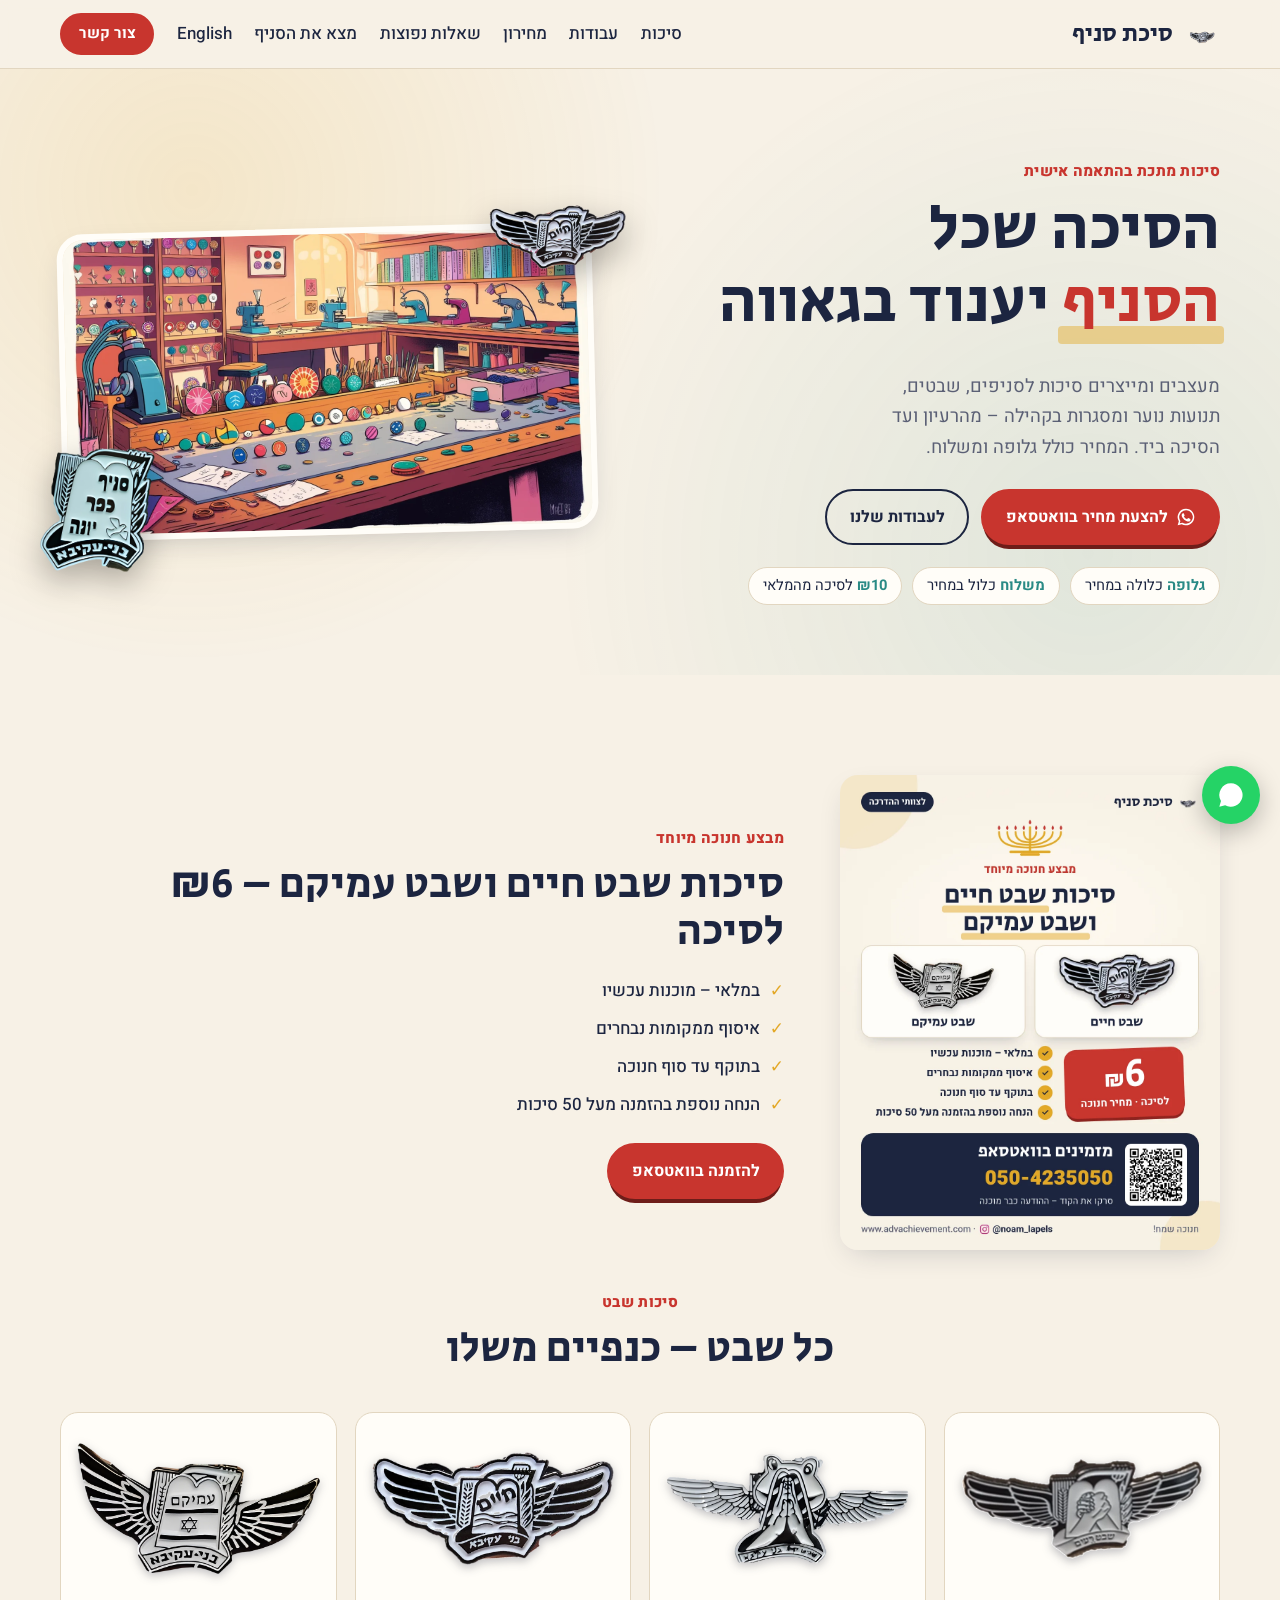
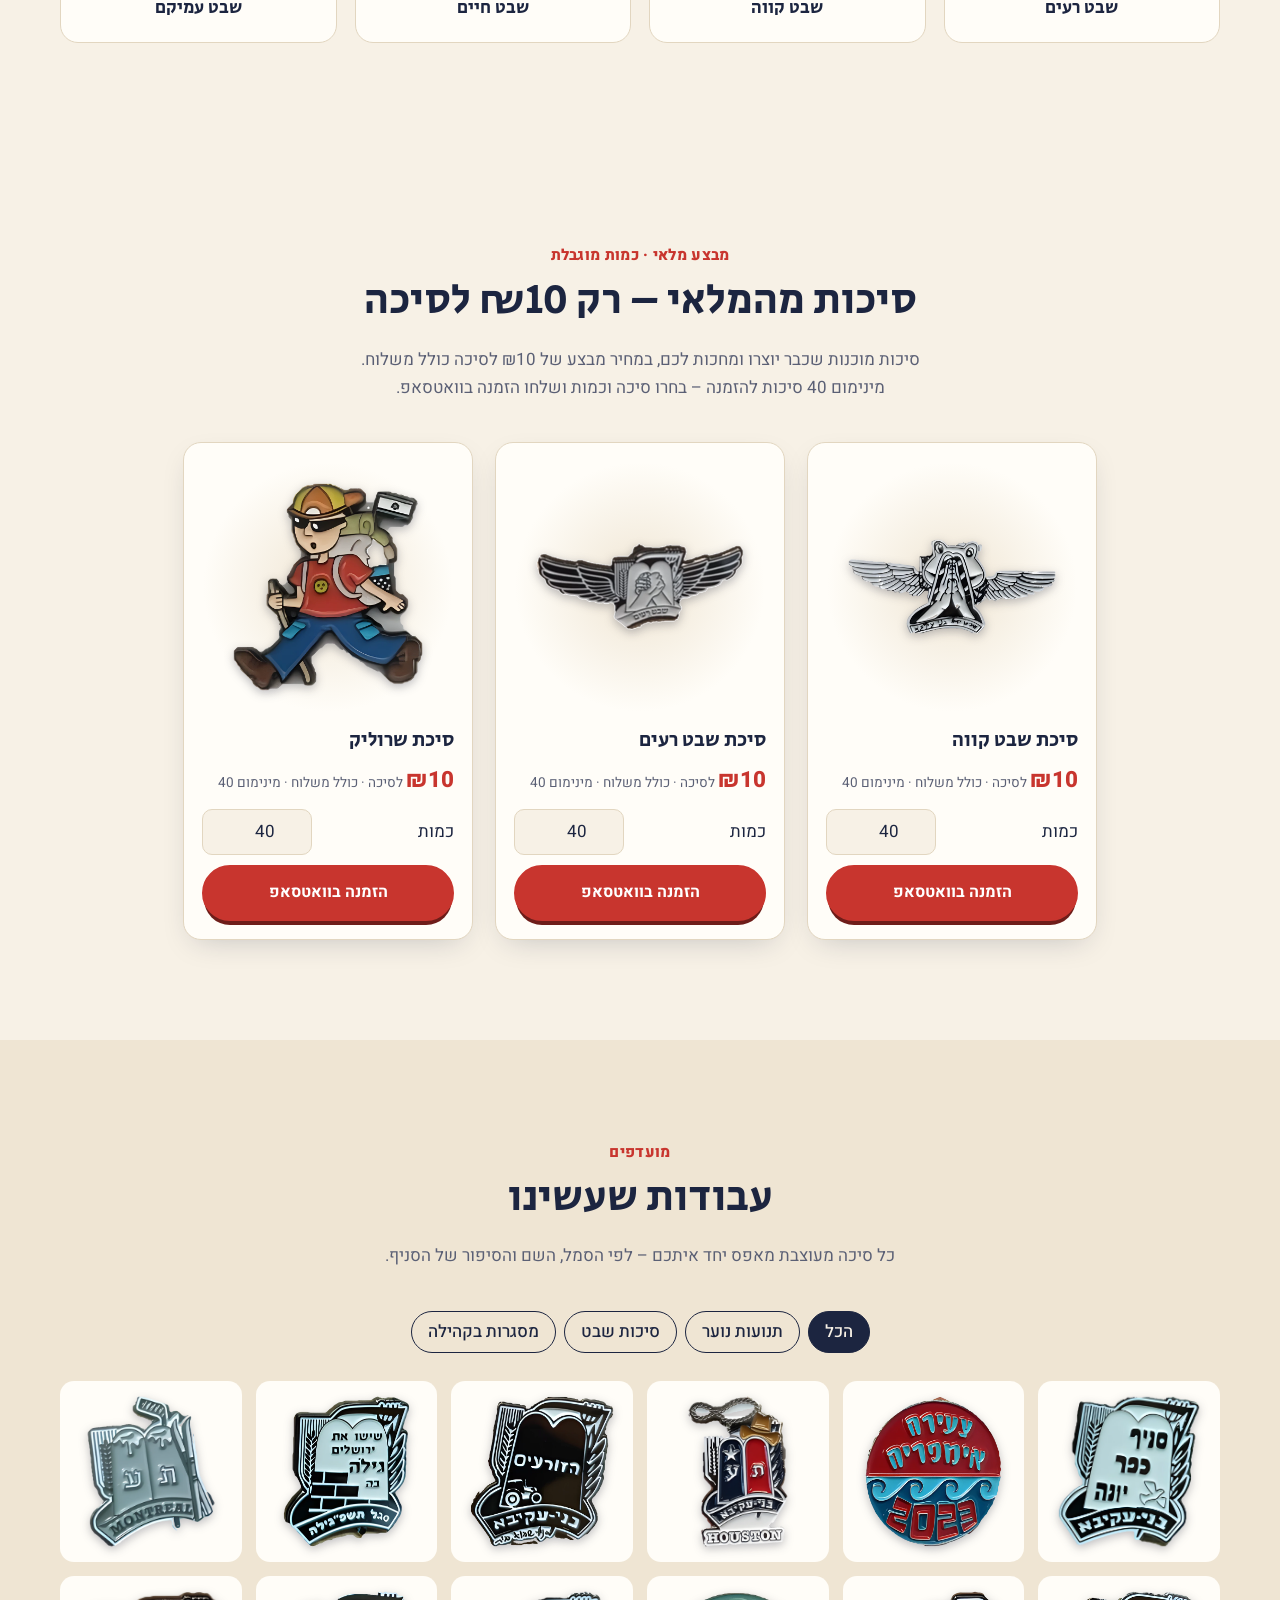
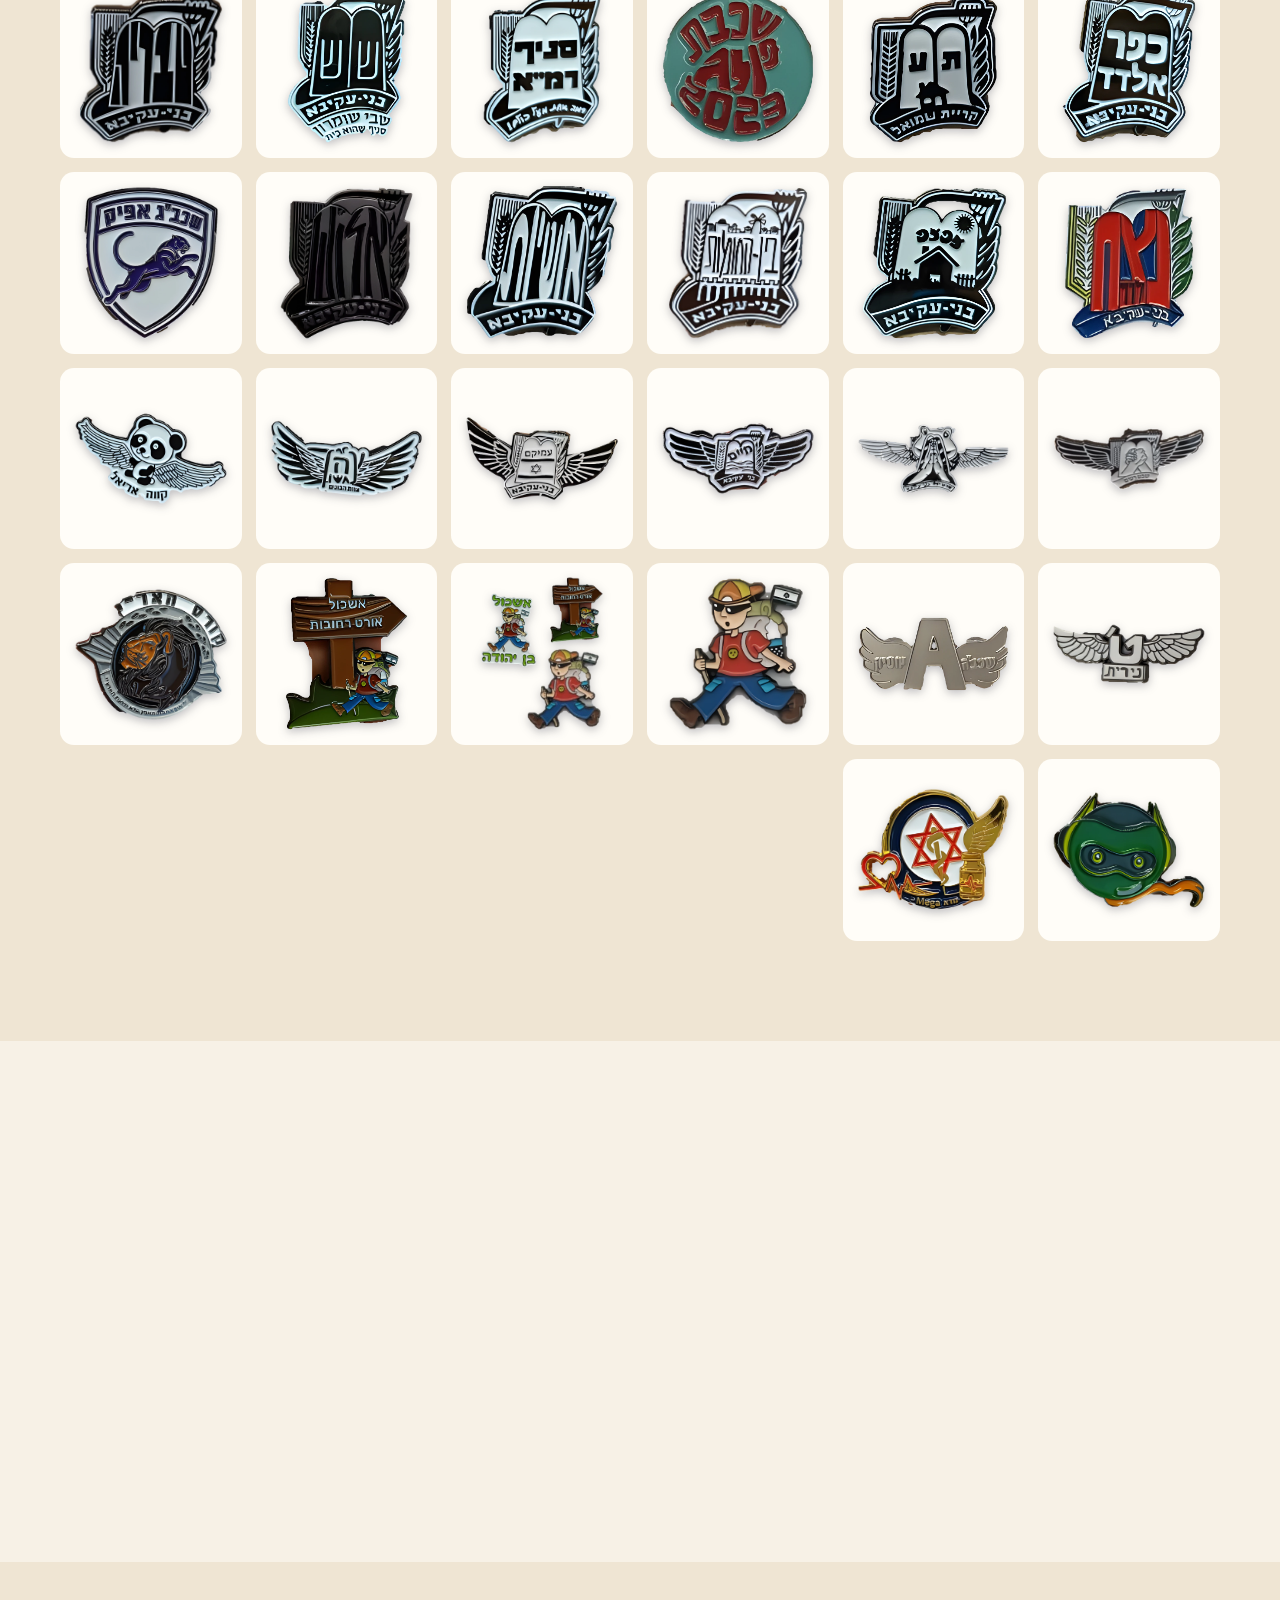
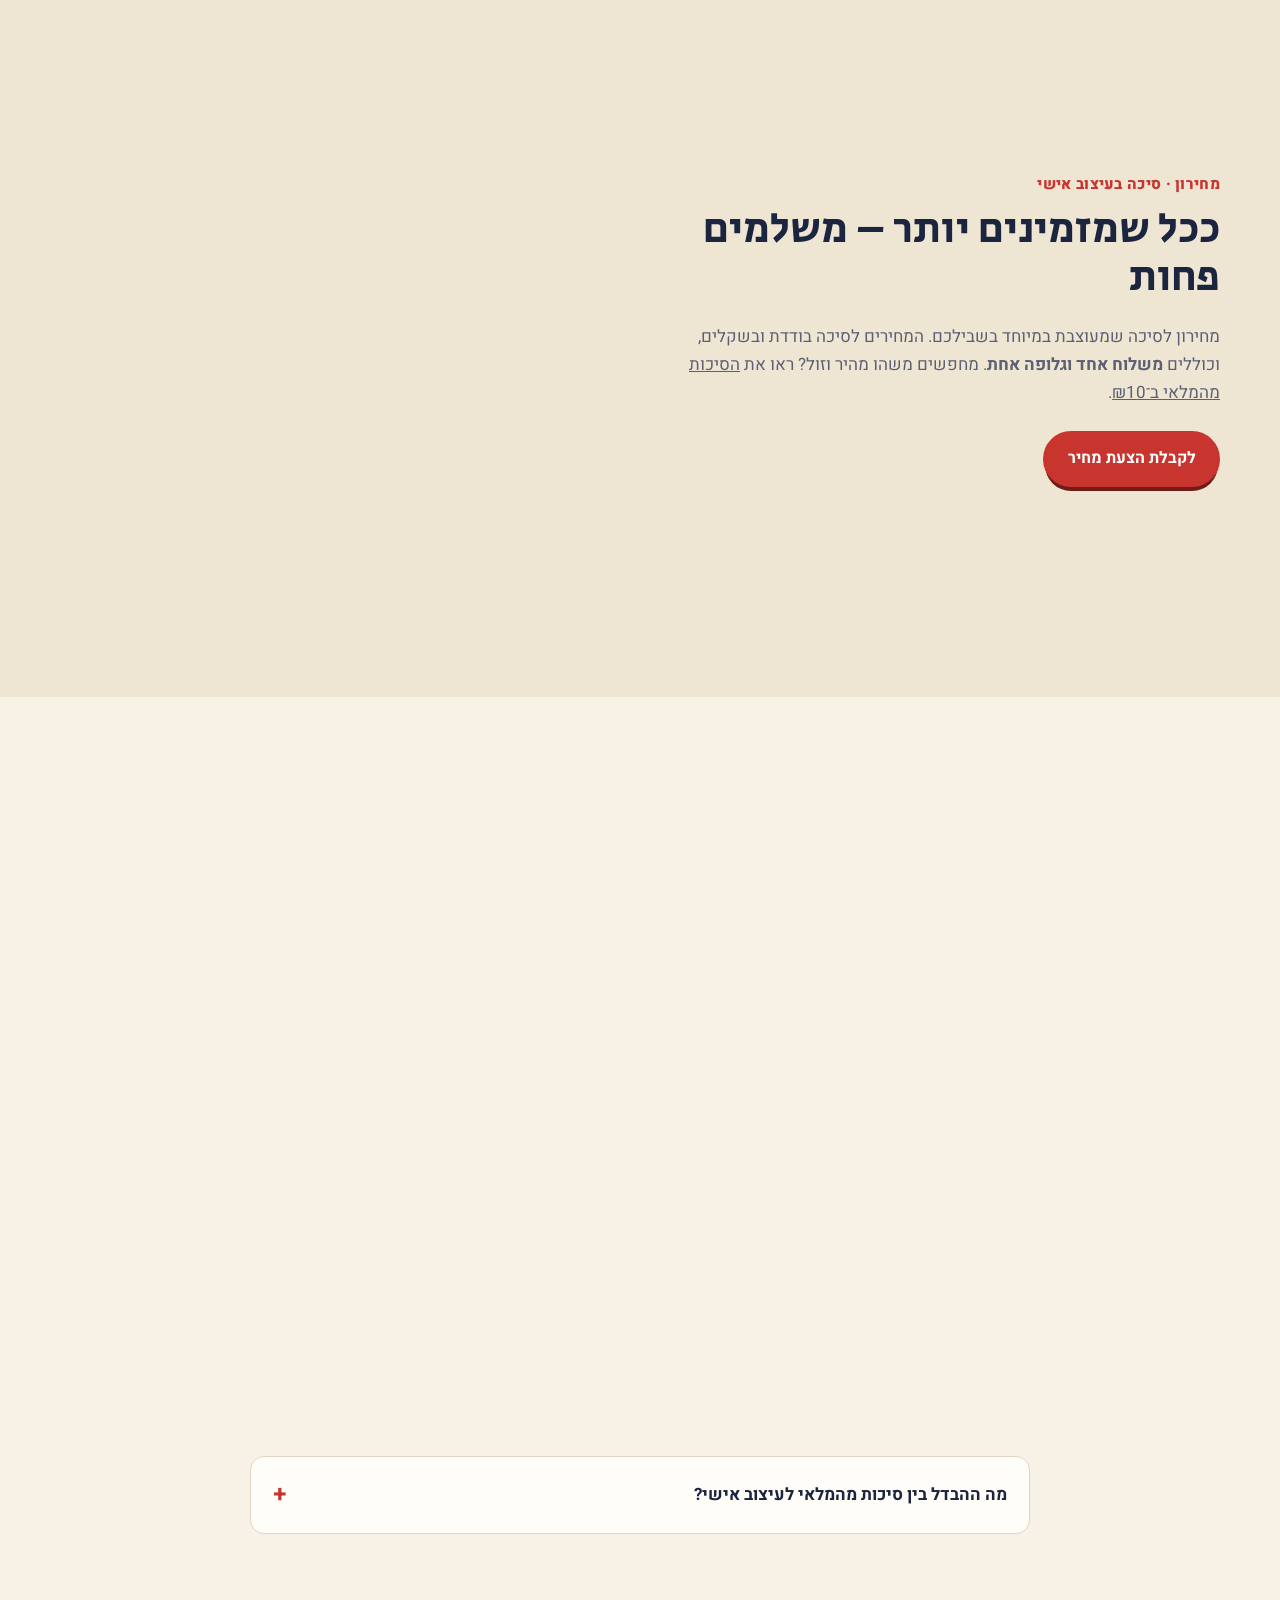
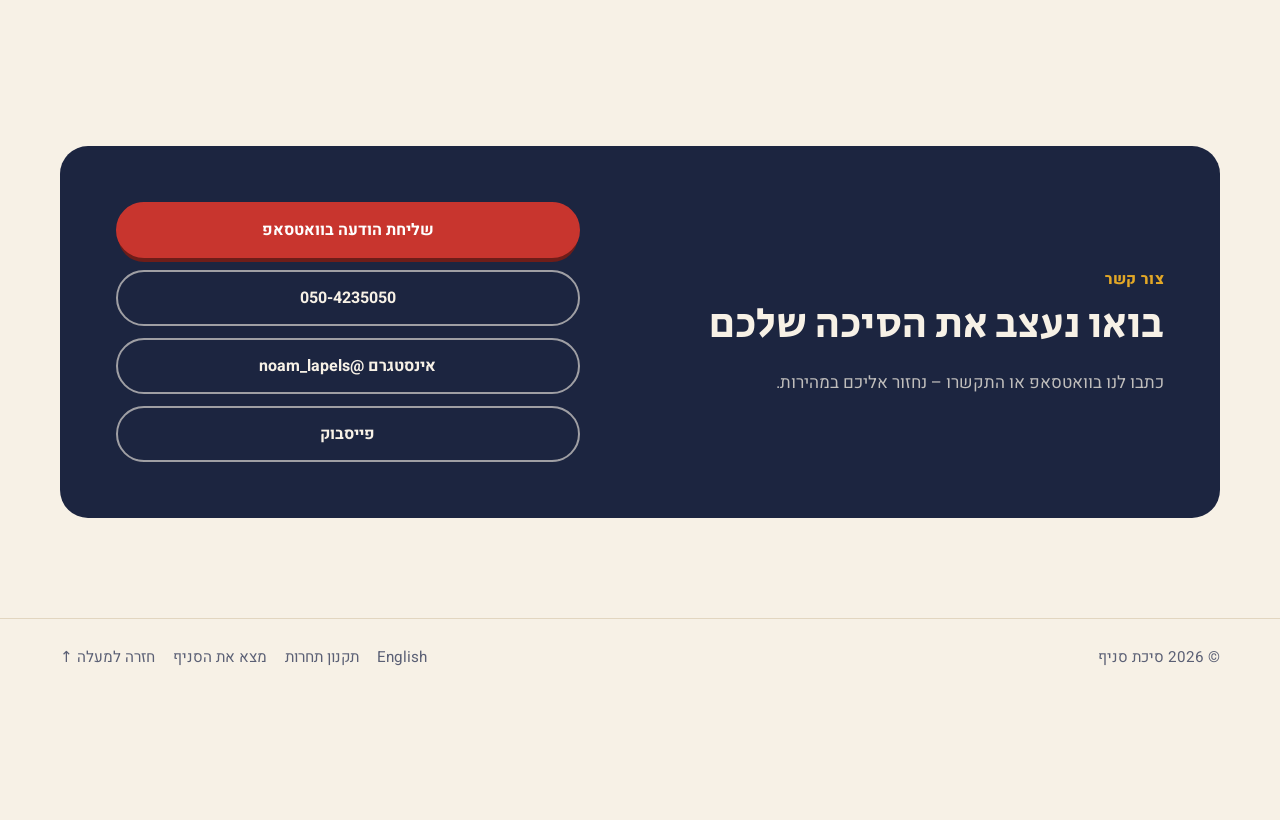
<file: fb/index.html>
<!doctype html><html lang="he" dir="rtl"><head><meta charset="utf-8"><title>סיכת סניף</title><meta name="robots" content="noindex"><link rel="canonical" href="https://www.advachievement.com/"><meta http-equiv="refresh" content="0; url=/?src=fb#shop"></head><body><script>location.replace("/?src=fb"+(location.hash||"#shop"))</script><a href="/?src=fb#shop">המשך לסיכות</a></body></html>
</file>
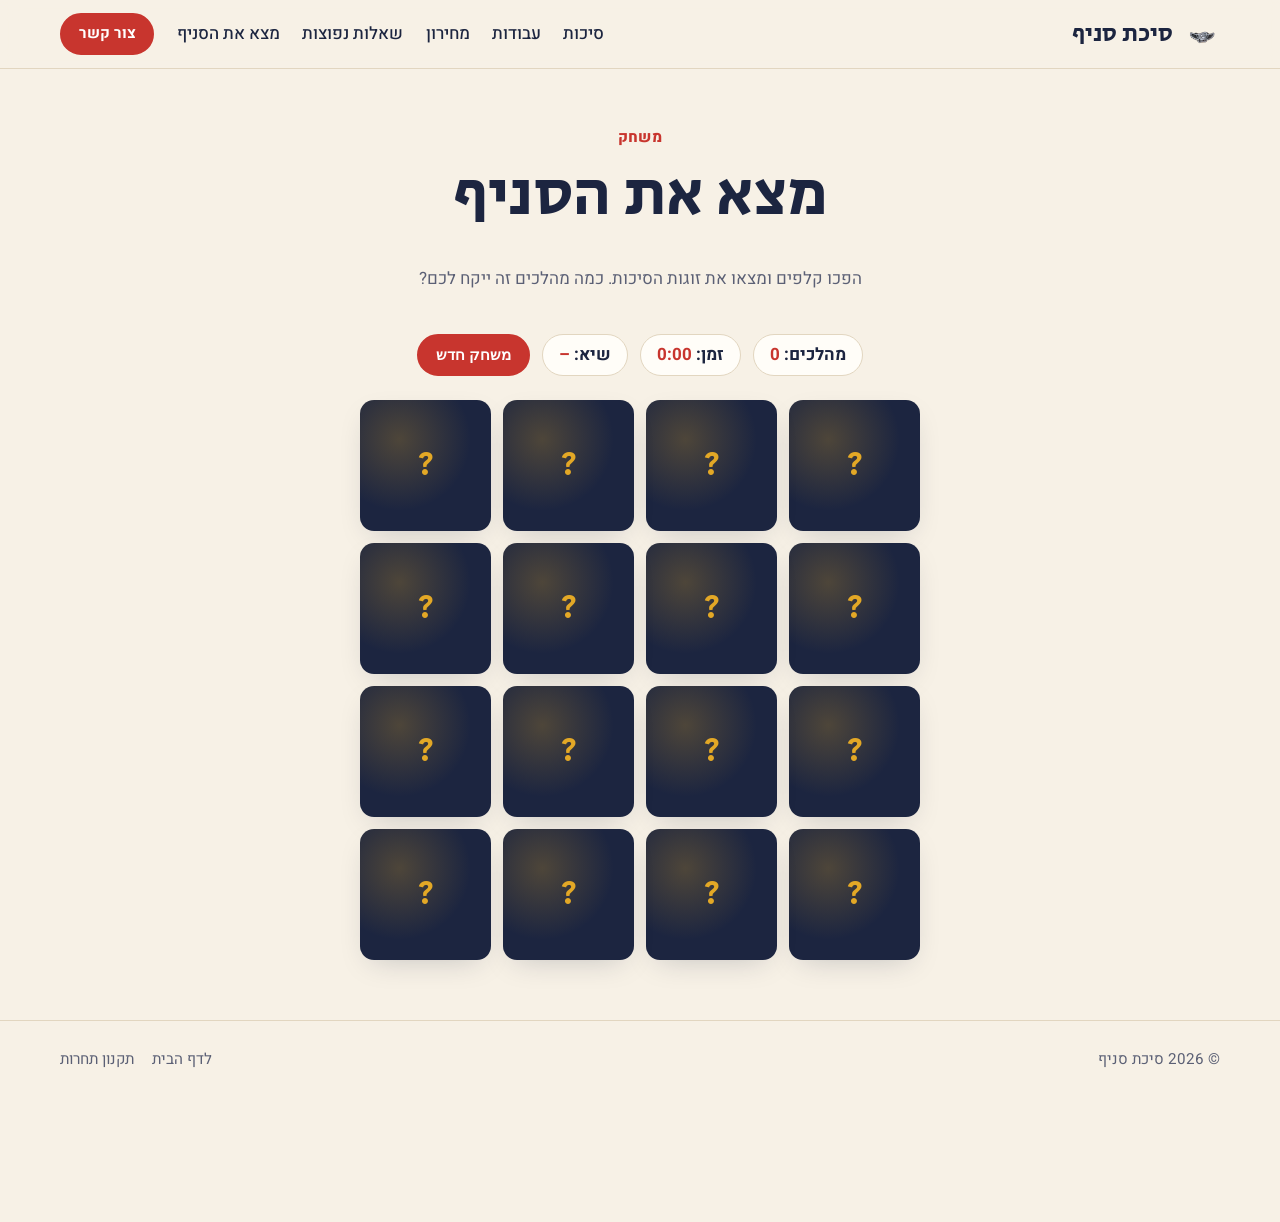
<file: game/index.html>
<!doctype html>
<html lang="he" dir="rtl">
<head>
<meta charset="utf-8">
<meta name="viewport" content="width=device-width, initial-scale=1">
<title>מצא את הסניף | סיכת סניף</title>
<meta name="description" content="משחק זיכרון: מצאו את זוגות הסיכות של הסניפים בכמה שפחות מהלכים.">
<link rel="icon" href="/assets/img/favicon.png">
<link rel="preconnect" href="https://fonts.googleapis.com">
<link rel="preconnect" href="https://fonts.gstatic.com" crossorigin>
<link href="https://fonts.googleapis.com/css2?family=Heebo:wght@400;500;700;800&family=Secular+One&display=swap" rel="stylesheet">
<link rel="stylesheet" href="/assets/css/style.css">
<style>
  .game-bar { display: flex; flex-wrap: wrap; justify-content: center; gap: 12px; margin: 0 0 24px; }
  .stat { background: var(--surface); border: 1px solid var(--line); border-radius: 999px; padding: 6px 16px; font-weight: 700; }
  .stat span { color: var(--brand); }
  .board { display: grid; grid-template-columns: repeat(4, 1fr); gap: 12px; max-width: 560px; margin: 0 auto 60px; perspective: 900px; }
  .tile { aspect-ratio: 1; border: 0; padding: 0; background: none; cursor: pointer; position: relative; transform-style: preserve-3d; transition: transform .45s; }
  .tile.flip, .tile.done { transform: rotateY(180deg); }
  .face { position: absolute; inset: 0; border-radius: 14px; backface-visibility: hidden; display: grid; place-items: center; }
  .back { background: var(--ink); color: var(--gold); font-family: "Secular One"; font-size: 2rem;
          background-image: radial-gradient(circle at 30% 30%, color-mix(in srgb, var(--gold) 25%, transparent), transparent 55%); box-shadow: var(--shadow); }
  .front { background: var(--surface); border: 2px solid var(--line); transform: rotateY(180deg); padding: 10%; }
  .front img { position: absolute; inset: 10%; width: 80%; height: 80%; object-fit: contain; }
  .tile.done .front { border-color: var(--teal); background: color-mix(in srgb, var(--teal) 12%, var(--surface)); }
  .win { text-align: center; margin: -30px auto 60px; }
  .win[hidden] { display: none; }
  @media (prefers-reduced-motion: reduce) { .tile { transition: none; } }
</style>
</head>
<body>
<a class="skip" href="#main">דלג לתוכן הראשי</a>
<header class="site-header">
  <div class="container nav-wrap">
    <a href="/" class="brand"><img src="/assets/img/favicon.png" alt="" width="34" height="34"><span>סיכת סניף</span></a>
    <button class="nav-toggle" aria-expanded="false" aria-controls="nav" aria-label="תפריט"><span></span><span></span><span></span></button>
    <nav id="nav" class="nav">
      <a href="/#shop">סיכות</a><a href="/#gallery">עבודות</a><a href="/#pricing">מחירון</a><a href="/#faq">שאלות נפוצות</a>
      <a href="/game/">מצא את הסניף</a><a href="/#contact" class="btn btn-sm">צור קשר</a>
    </nav>
  </div>
</header>

<main id="main" class="container">
  <div class="page-hero">
    <p class="eyebrow">משחק</p>
    <h1>מצא את הסניף</h1>
    <p class="sub">הפכו קלפים ומצאו את זוגות הסיכות. כמה מהלכים זה ייקח לכם?</p>
  </div>
  <div class="game-bar">
    <div class="stat">מהלכים: <span id="moves">0</span></div>
    <div class="stat">זמן: <span id="time">0:00</span></div>
    <div class="stat">שיא: <span id="best">–</span></div>
    <button class="btn btn-sm" id="restart">משחק חדש</button>
  </div>
  <div class="board" id="board" aria-label="לוח המשחק"></div>
  <div class="win" id="win" hidden>
    <h2>כל הכבוד! 🎉</h2>
    <p class="sub" id="win-text"></p>
    <a class="btn" href="/#contact">רוצים סיכה כזו לסניף שלכם?</a>
  </div>
</main>

<footer class="site-footer">
  <div class="container foot"><span>© <span data-year>2026</span> סיכת סניף</span><nav><a href="/">לדף הבית</a><a href="/takanon/">תקנון תחרות</a></nav></div>
</footer>

<script src="/assets/js/data.js"></script>
<script src="/assets/js/main.js"></script>
<script>
(function () {
  const pool = ["kfar-yona", "ir-imperia", "houston", "hazorim", "sisu", "montreal", "kfar-eldad", "shabbat-ola", "ramaa", "shomron", "kiryat-shmuel", "shevet-haim", "ordim-hadar", "shrulik"];
  const board = document.getElementById("board"), movesEl = document.getElementById("moves"),
        timeEl = document.getElementById("time"), bestEl = document.getElementById("best"), win = document.getElementById("win");
  let first = null, lock = false, moves = 0, matched = 0, t0 = 0, timer = null;
  const KEY = "pin-memory-best";
  const getBest = () => { try { return JSON.parse(localStorage.getItem(KEY)); } catch (e) { return null; } };
  const setBest = (v) => { try { localStorage.setItem(KEY, JSON.stringify(v)); } catch (e) {} };
  const fmt = (s) => Math.floor(s / 60) + ":" + String(s % 60).padStart(2, "0");
  const showBest = () => { const b = getBest(); bestEl.textContent = b ? `${b.moves} מהלכים` : "–"; };
  const shuffle = (a) => { for (let i = a.length - 1; i > 0; i--) { const j = Math.floor(Math.random() * (i + 1)); [a[i], a[j]] = [a[j], a[i]]; } return a; };

  function start() {
    clearInterval(timer); timer = null; first = null; lock = false; moves = 0; matched = 0;
    movesEl.textContent = 0; timeEl.textContent = "0:00"; win.hidden = true;
    const picks = shuffle(pool.slice()).slice(0, 8);
    const deck = shuffle([...picks, ...picks]);
    board.innerHTML = deck.map((n) => `
      <button class="tile" data-n="${n}" aria-label="קלף סגור">
        <span class="face back">?</span>
        <span class="face front"><img src="/assets/img/${n}.webp" alt=""></span>
      </button>`).join("");
    showBest();
  }

  board.addEventListener("click", (e) => {
    const t = e.target.closest(".tile");
    if (!t || lock || t === first || t.classList.contains("done")) return;
    if (!timer) { t0 = Date.now(); timer = setInterval(() => (timeEl.textContent = fmt(Math.floor((Date.now() - t0) / 1000))), 500); }
    t.classList.add("flip"); t.setAttribute("aria-label", "סיכה");
    if (!first) { first = t; return; }
    moves++; movesEl.textContent = moves;
    if (first.dataset.n === t.dataset.n) {
      first.classList.add("done"); t.classList.add("done"); first = null; matched++;
      if (matched === 8) finish();
    } else {
      lock = true; const a = first; first = null;
      setTimeout(() => { a.classList.remove("flip"); t.classList.remove("flip"); a.setAttribute("aria-label", "קלף סגור"); t.setAttribute("aria-label", "קלף סגור"); lock = false; }, 850);
    }
  });

  function finish() {
    clearInterval(timer); timer = null;
    const secs = Math.floor((Date.now() - t0) / 1000);
    const b = getBest();
    const rec = !b || moves < b.moves;
    if (rec) setBest({ moves, secs });
    document.getElementById("win-text").textContent = `סיימתם ב־${moves} מהלכים ו־${fmt(secs)} דקות.` + (rec ? " שיא חדש!" : "");
    win.hidden = false; showBest();
  }

  document.getElementById("restart").addEventListener("click", start);
  start();
})();
</script>
</body>
</html>
</file>
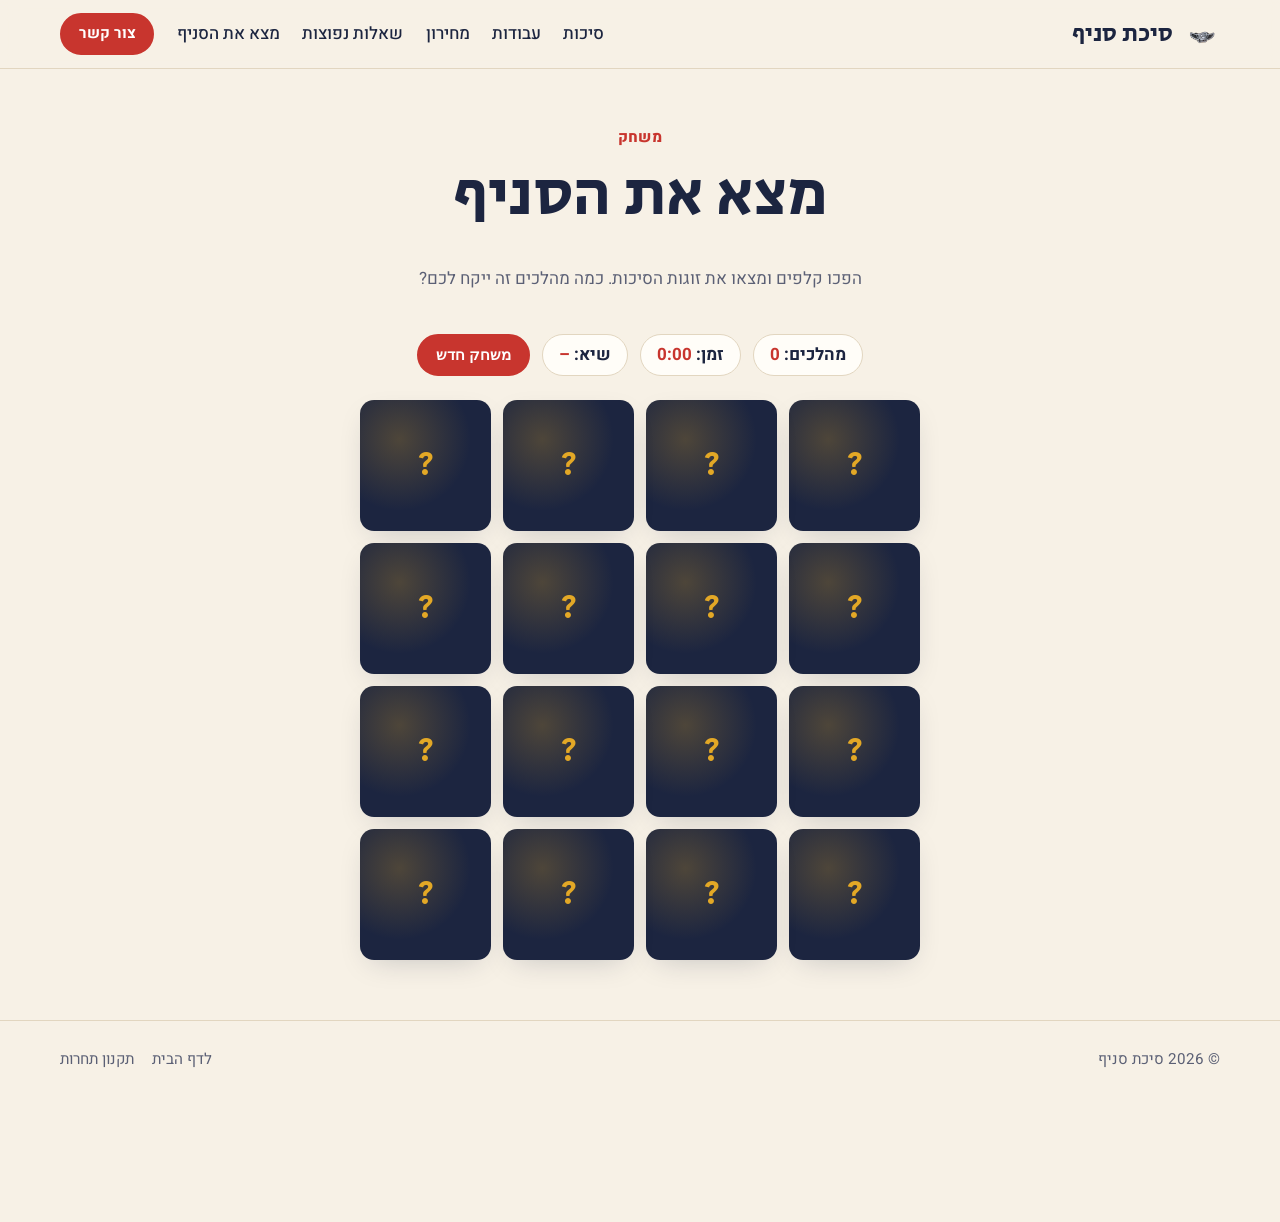
<file: general-8/index.html>
<!doctype html><html lang="he" dir="rtl"><head><meta charset="utf-8"><title>מעביר… | סיכת סניף</title><link rel="canonical" href="/game/"><meta http-equiv="refresh" content="0; url=/game/"><meta name="robots" content="noindex"></head><body><script>location.replace("/game/")</script><a href="/game/">המשך</a></body></html>
</file>
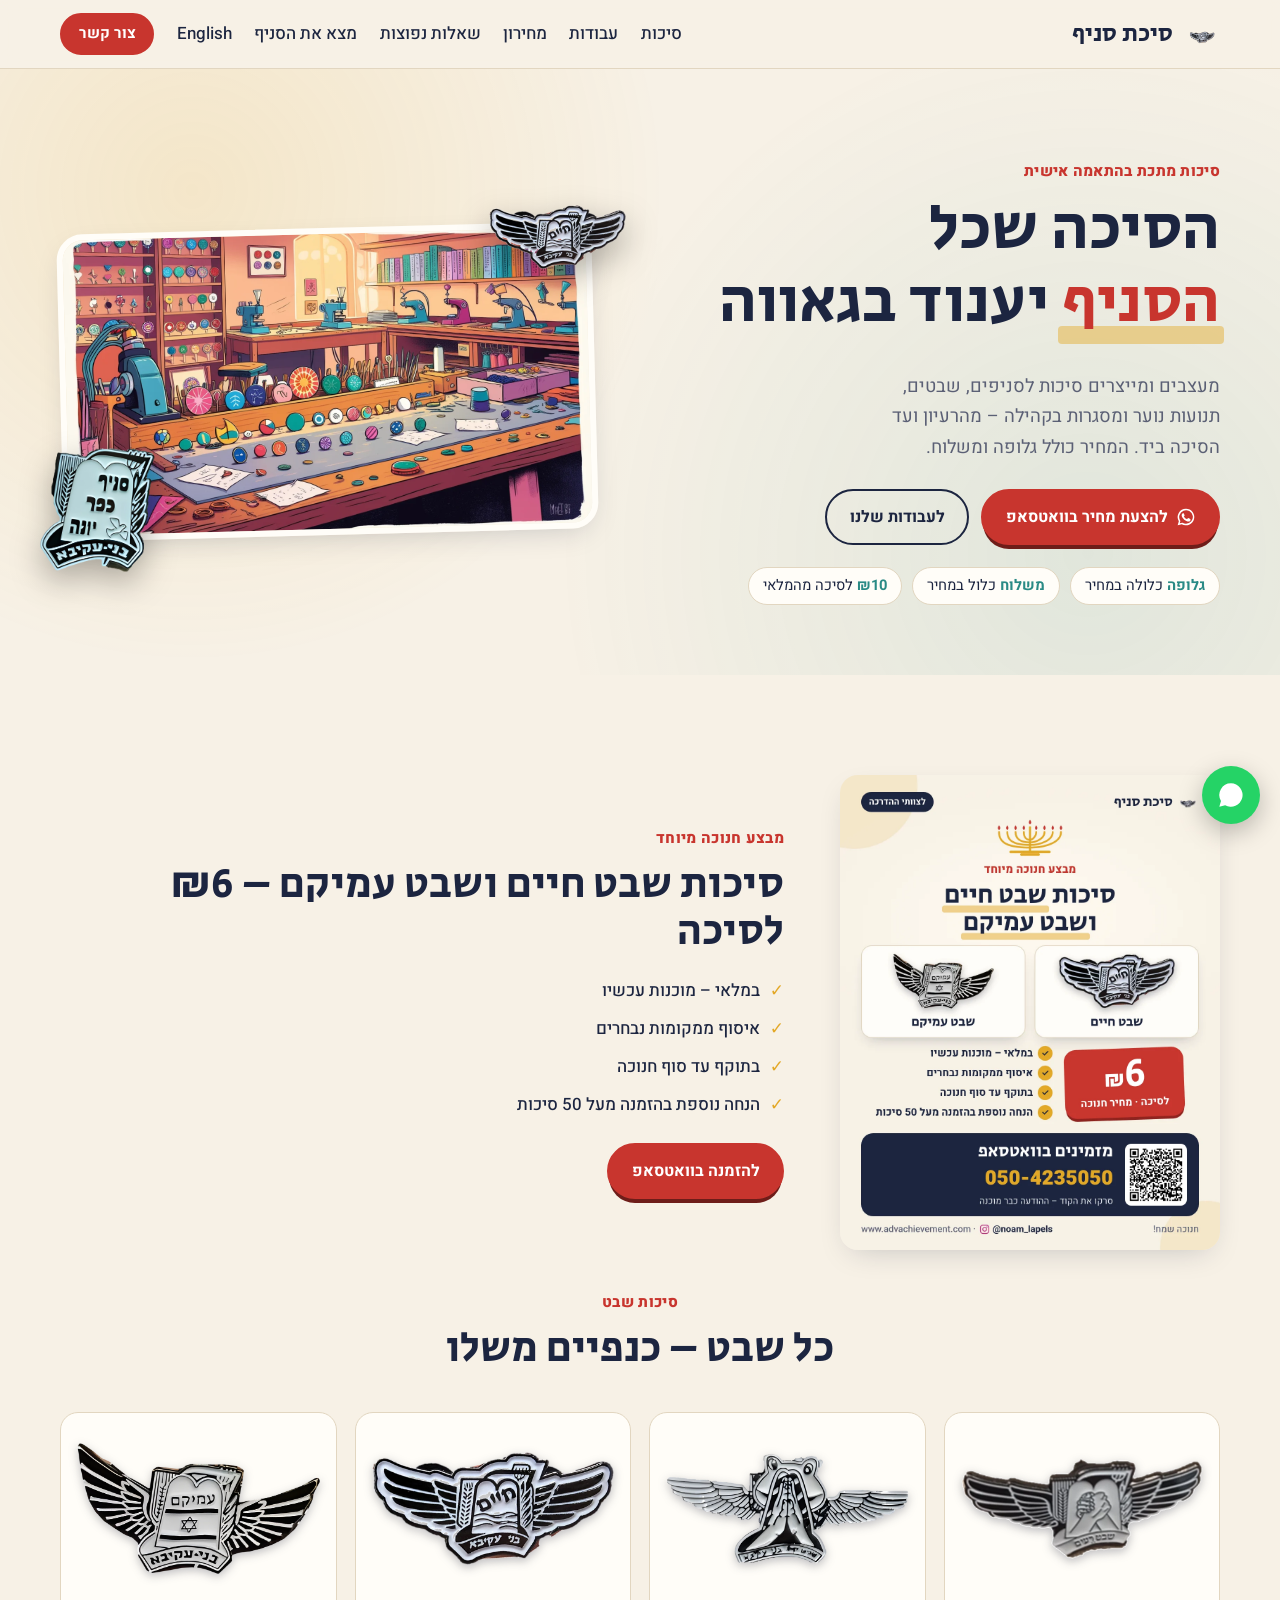
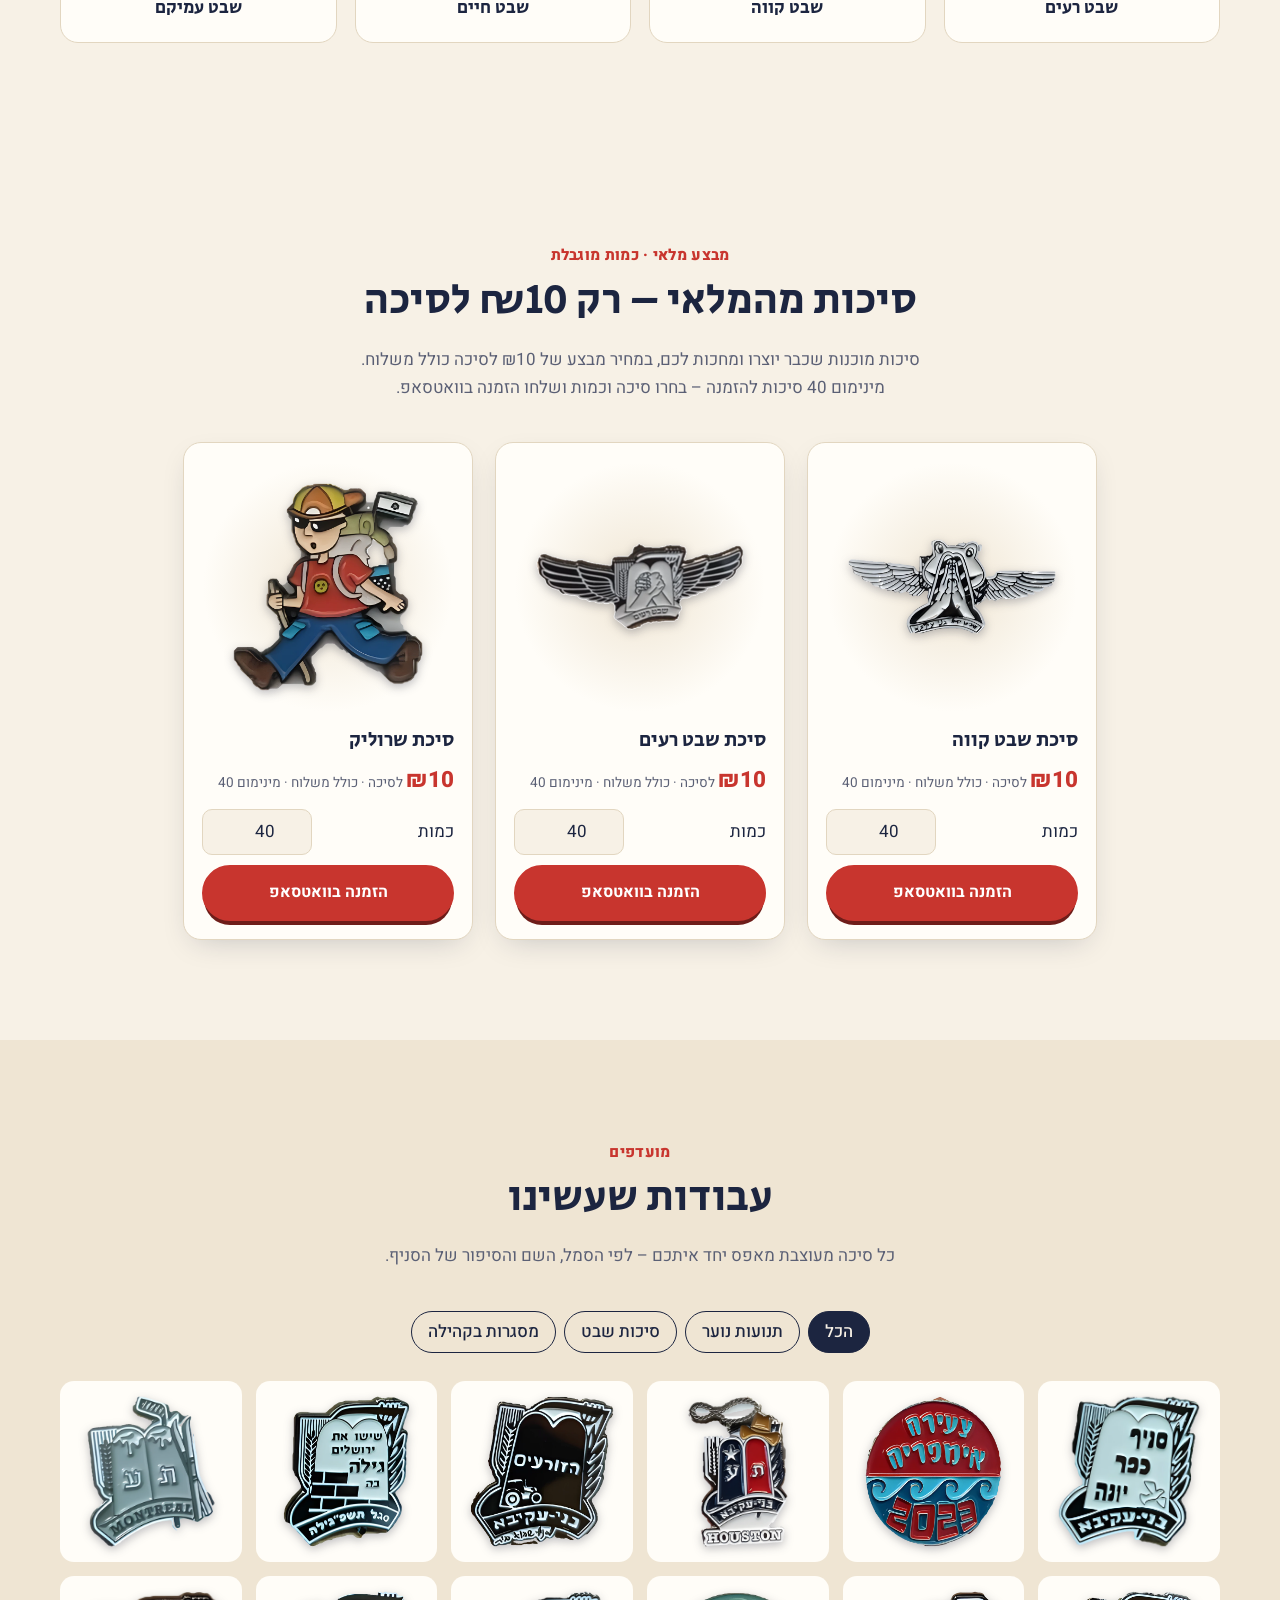
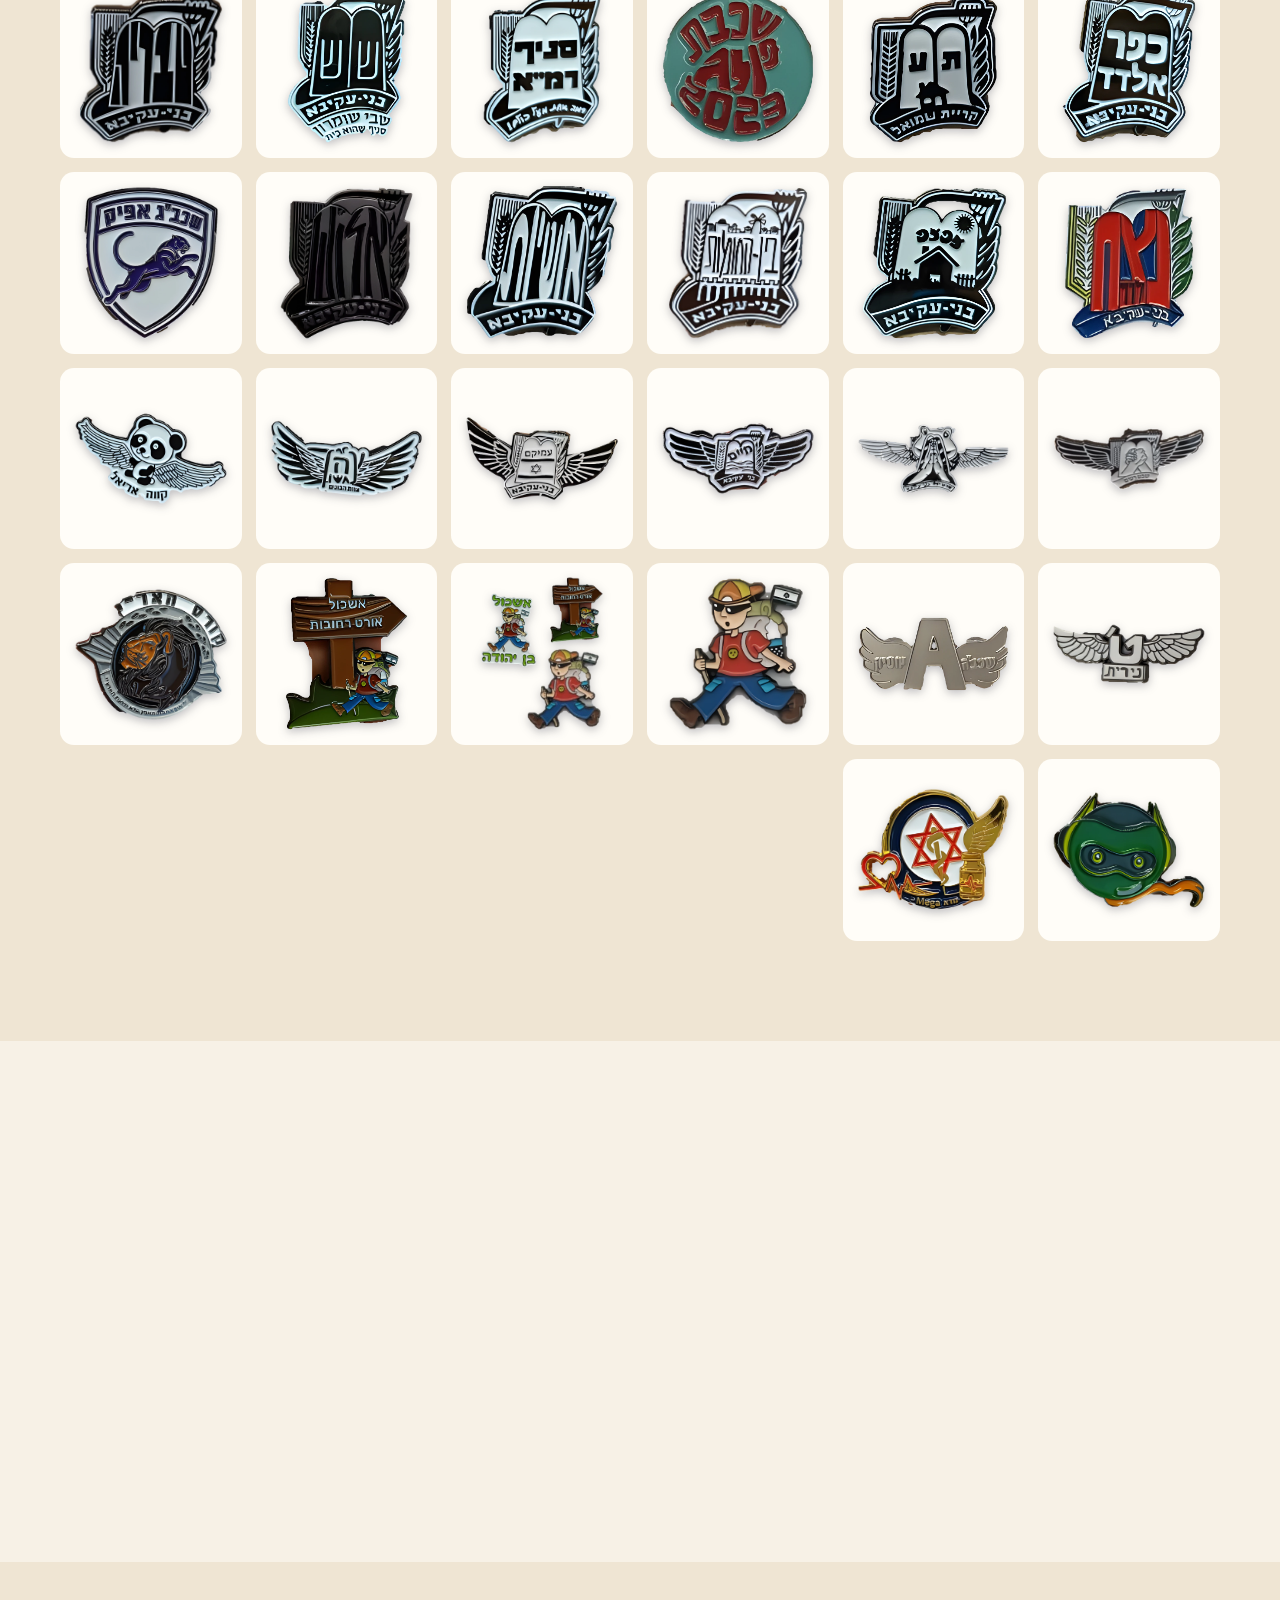
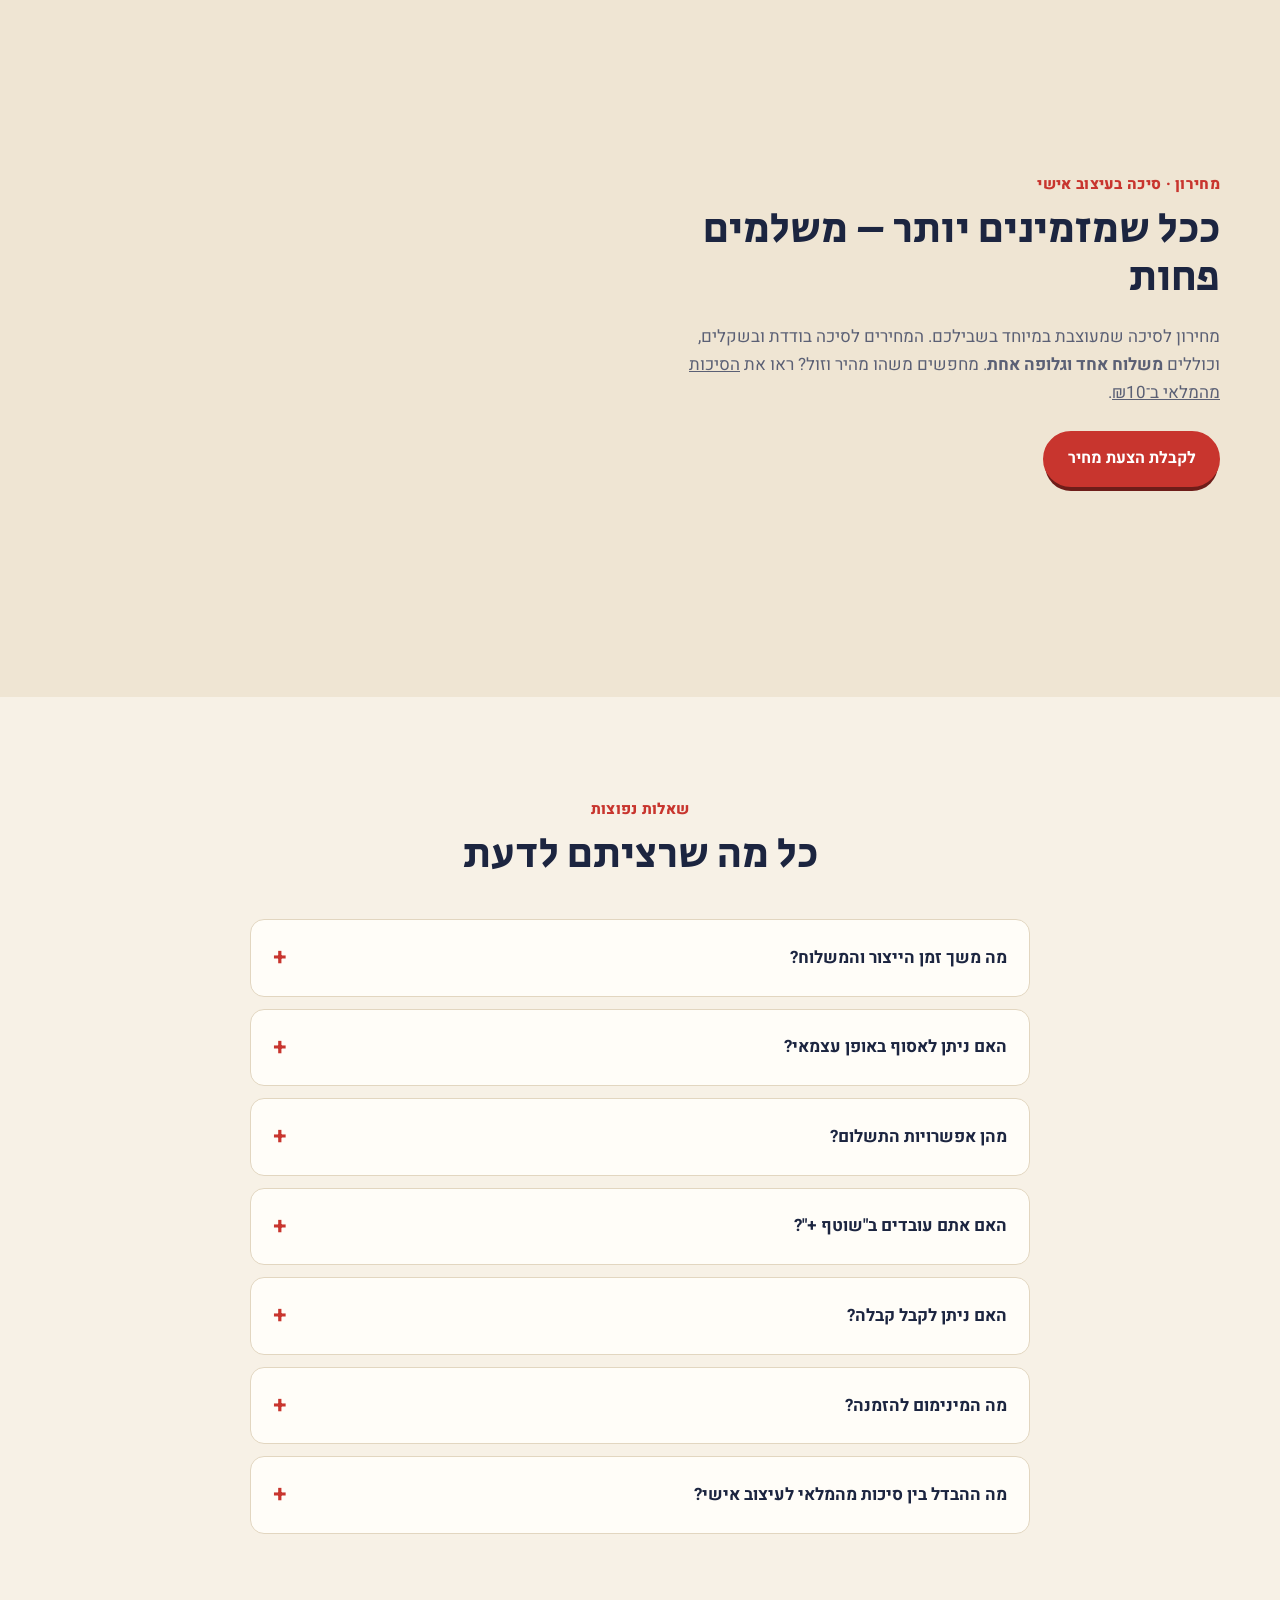
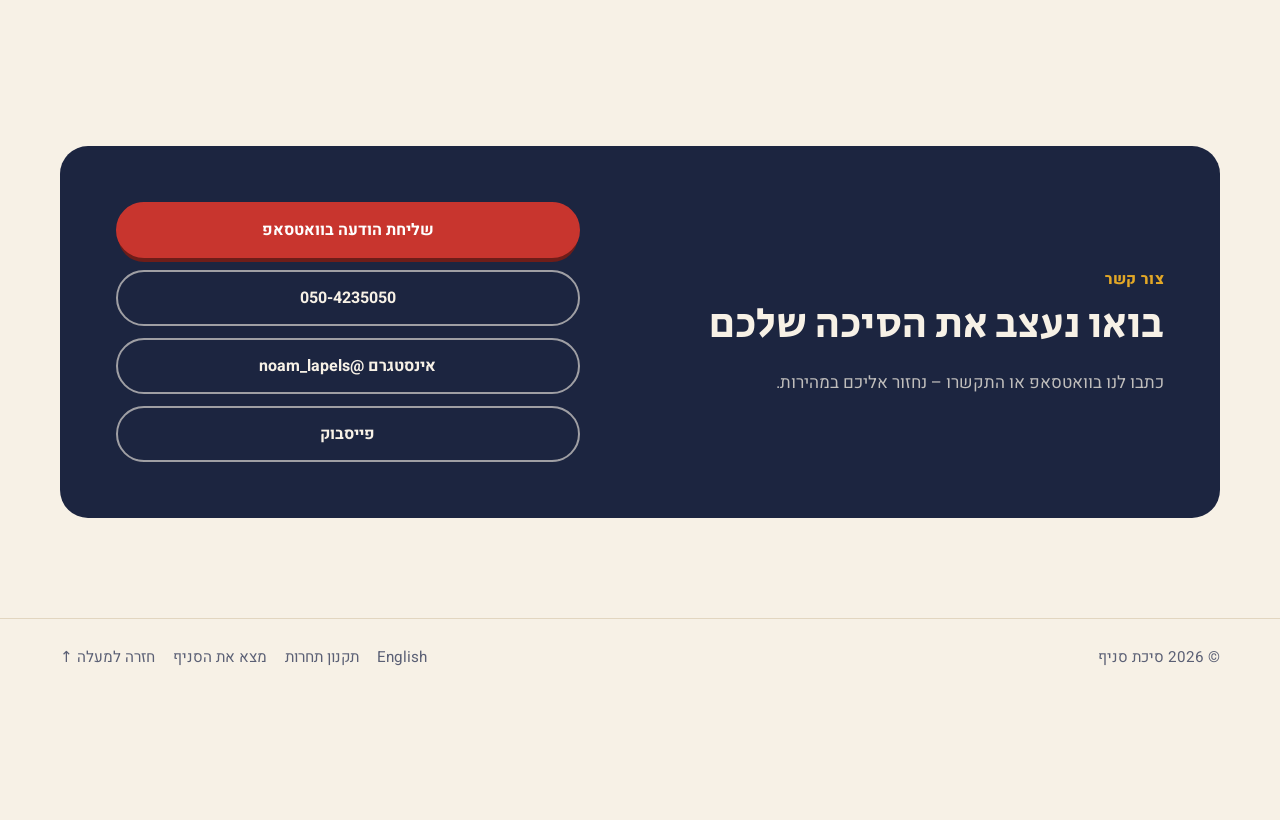
<file: ig/index.html>
<!doctype html><html lang="he" dir="rtl"><head><meta charset="utf-8"><title>סיכת סניף</title><meta name="robots" content="noindex"><link rel="canonical" href="https://www.advachievement.com/"><meta http-equiv="refresh" content="0; url=/?src=ig#shop"></head><body><script>location.replace("/?src=ig"+(location.hash||"#shop"))</script><a href="/?src=ig#shop">המשך לסיכות</a></body></html>
</file>
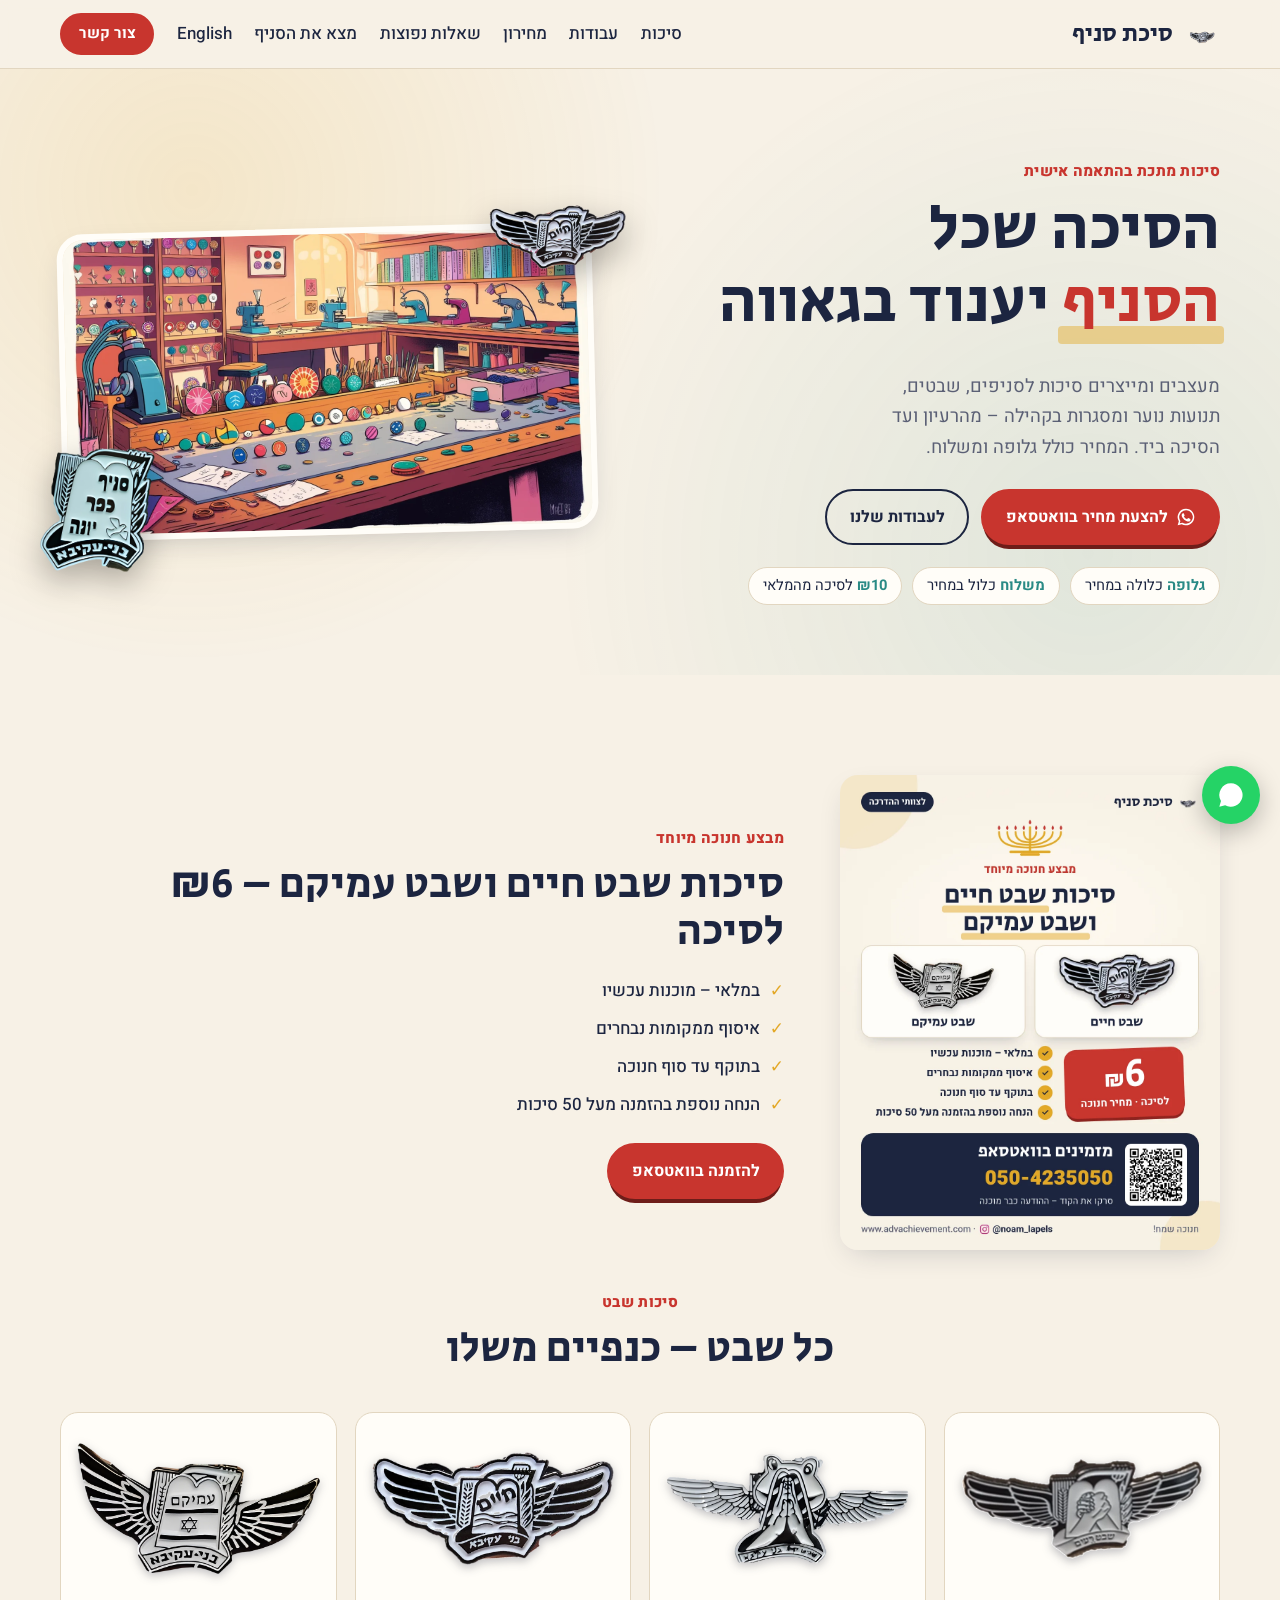
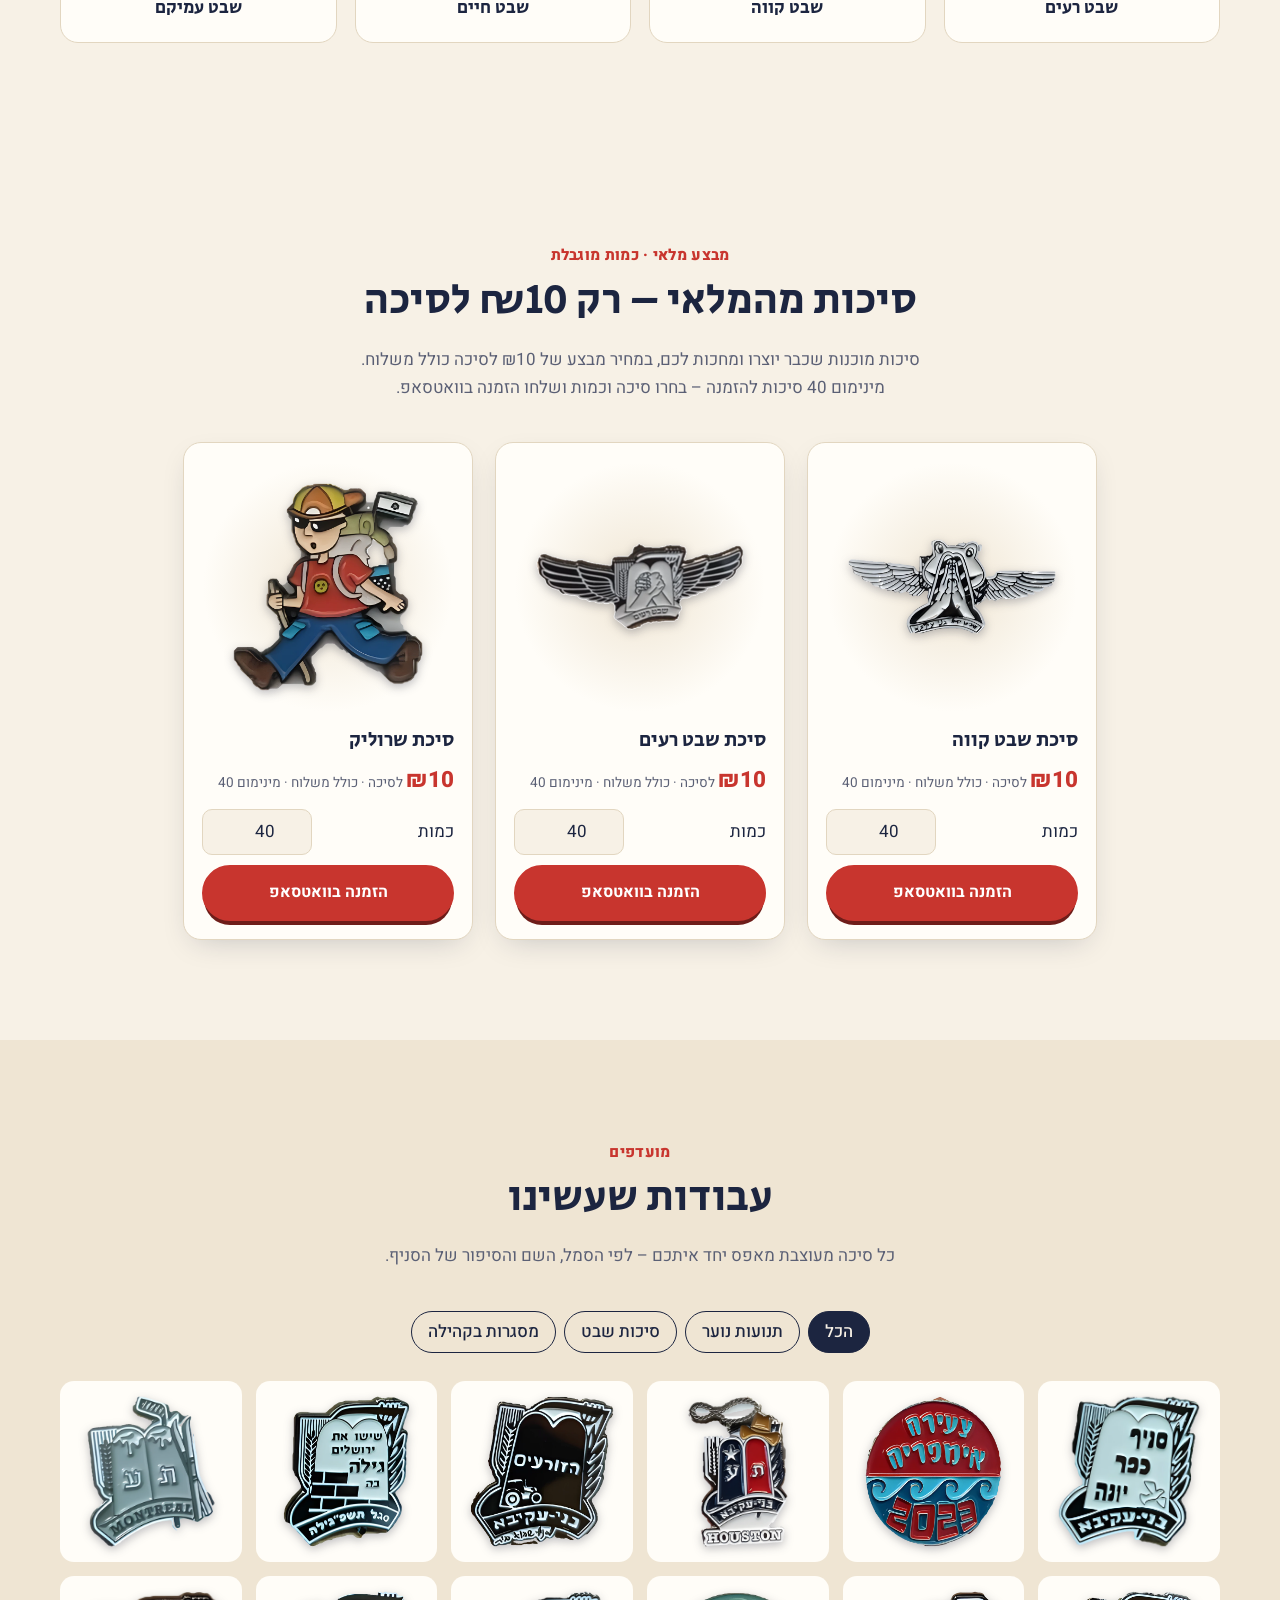
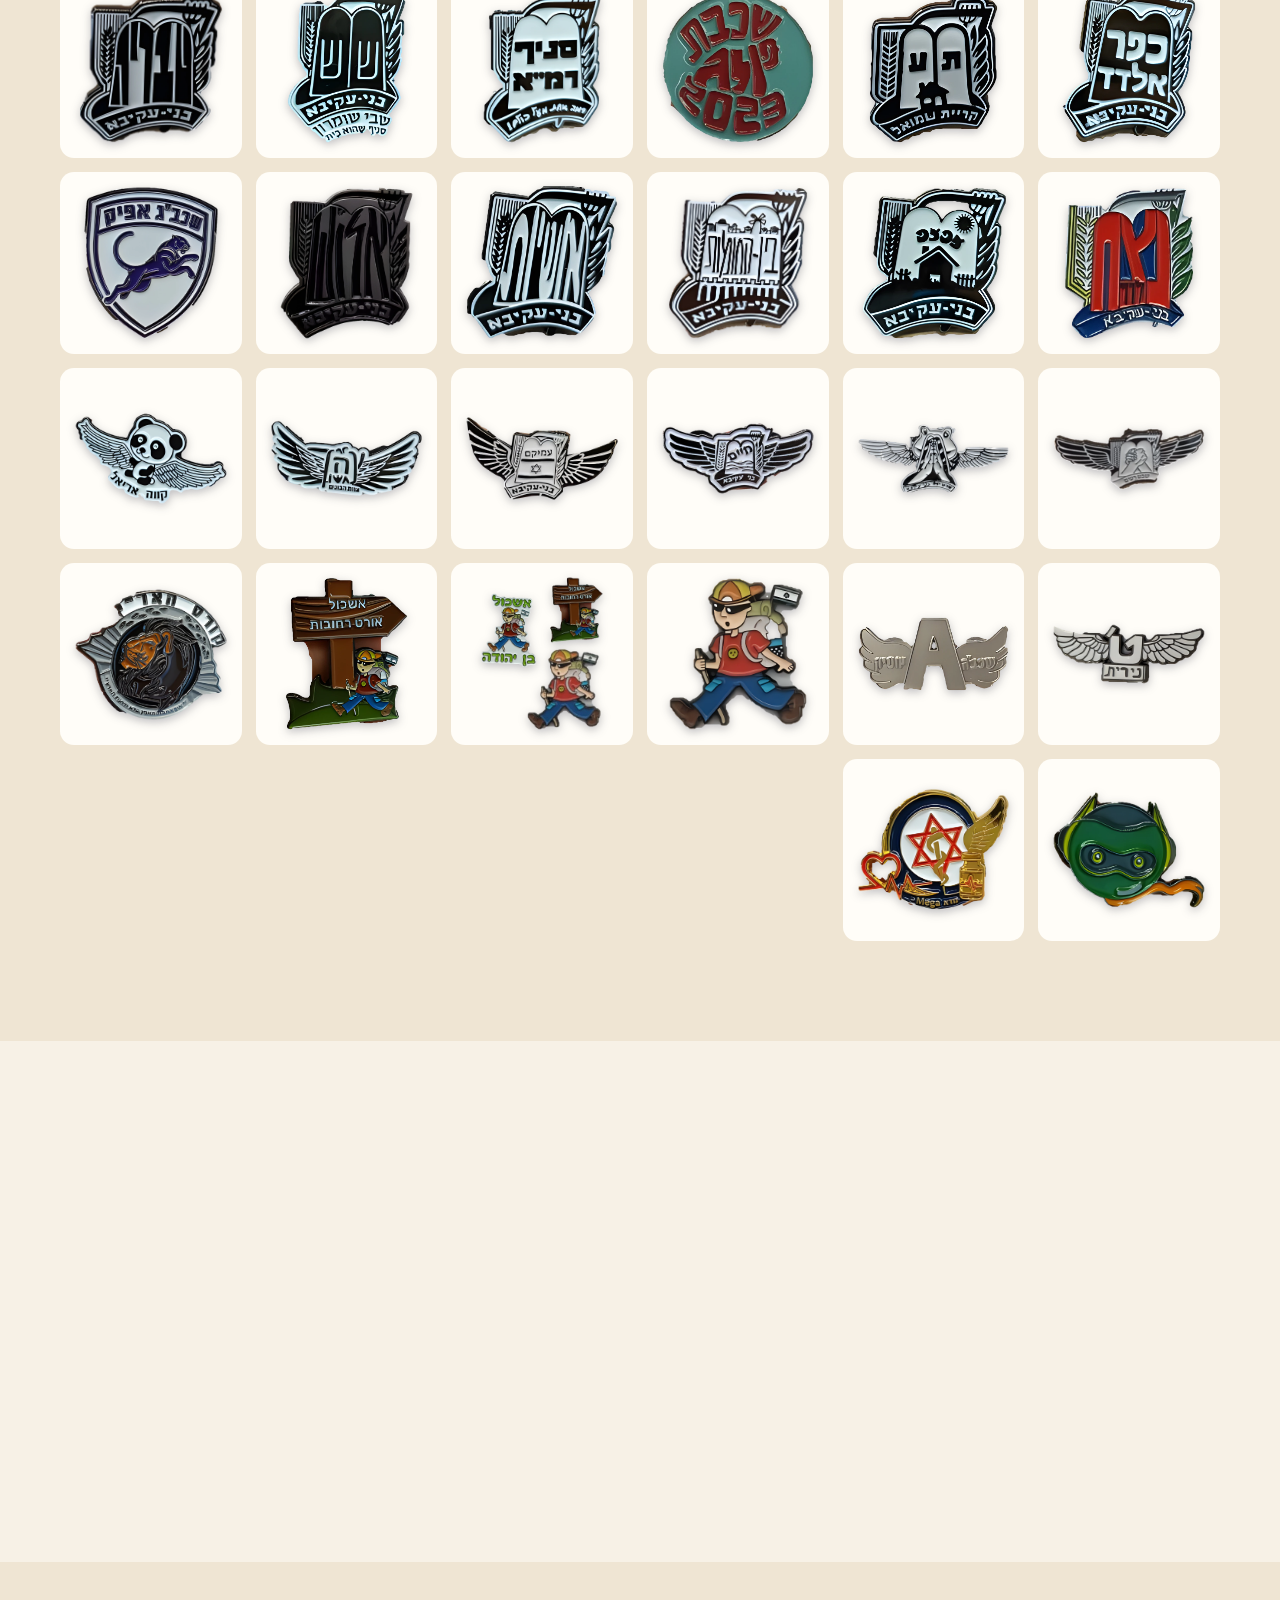
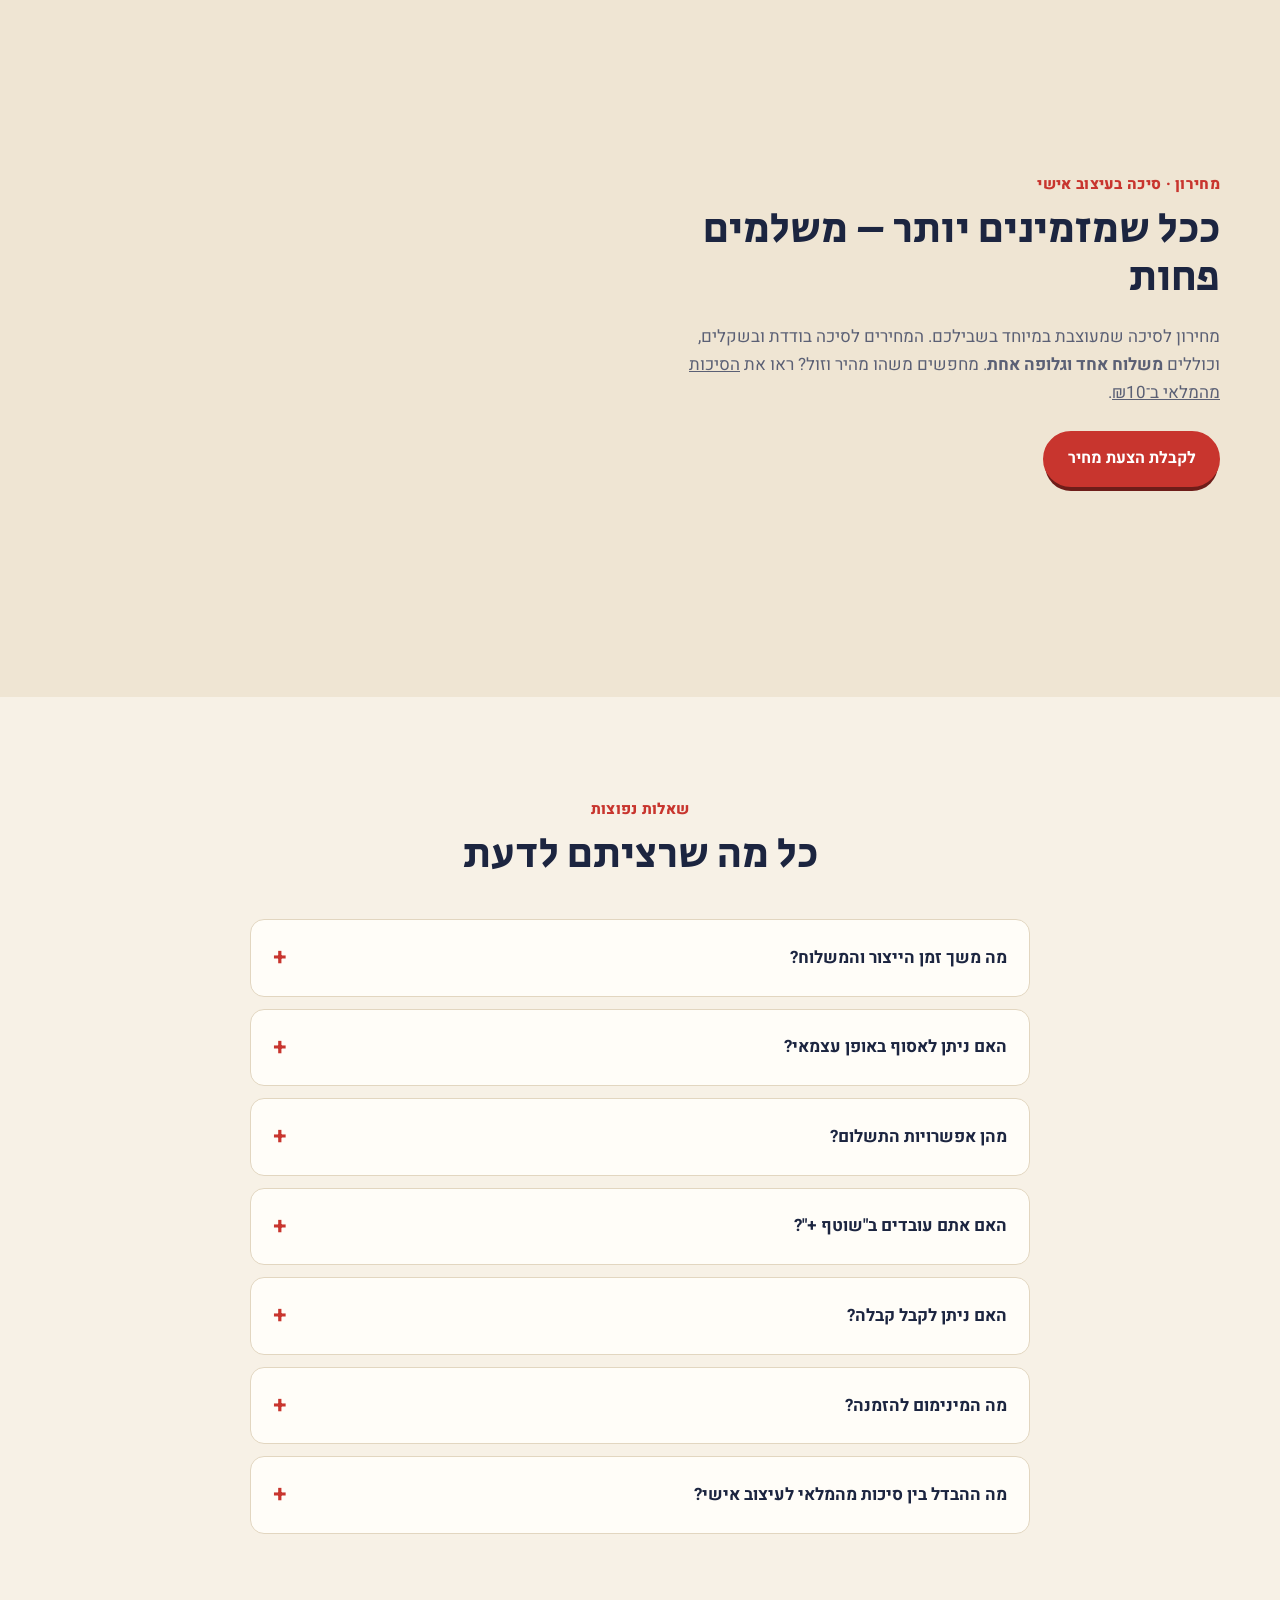
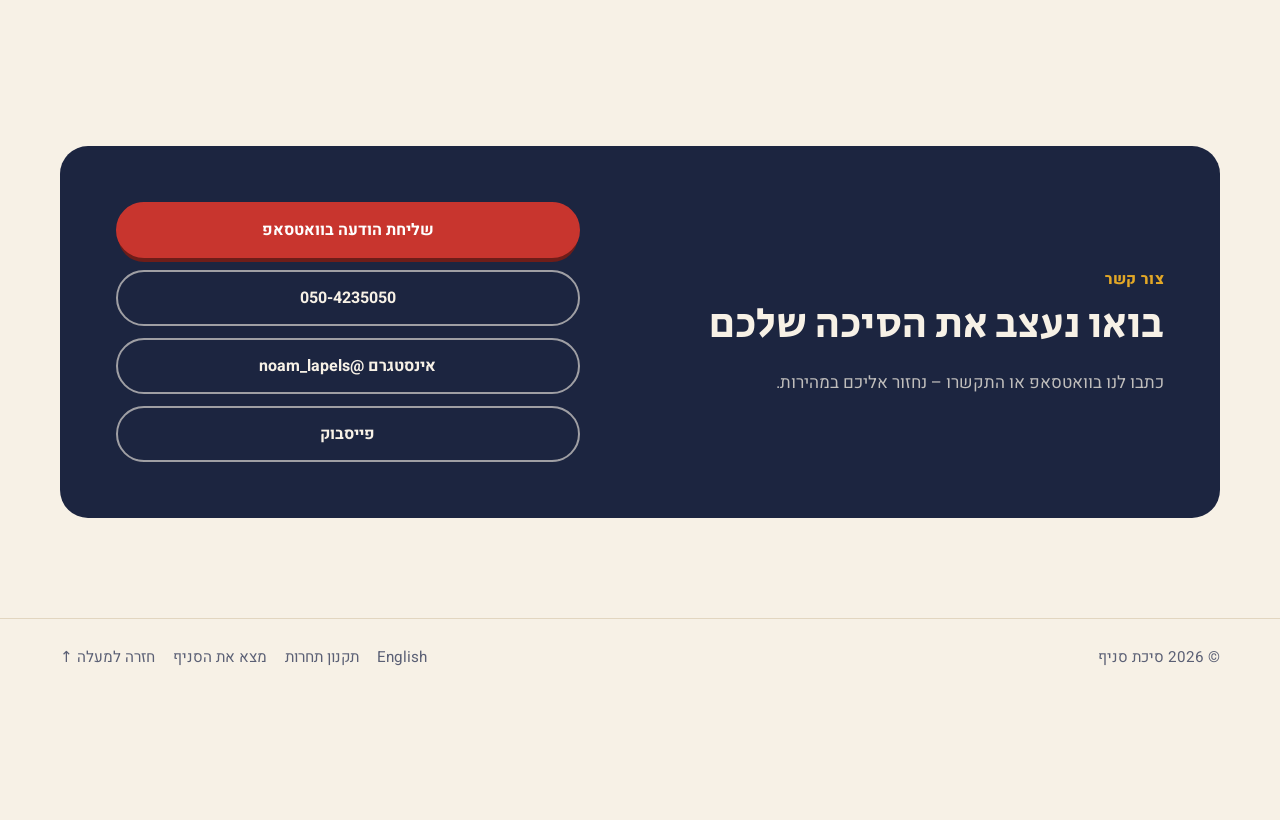
<file: sale/index.html>
<!doctype html><html lang="he" dir="rtl"><head><meta charset="utf-8"><title>מעביר… | סיכת סניף</title><link rel="canonical" href="/#shop"><meta http-equiv="refresh" content="0; url=/#shop"><meta name="robots" content="noindex"></head><body><script>location.replace("/#shop")</script><a href="/#shop">המשך</a></body></html>
</file>
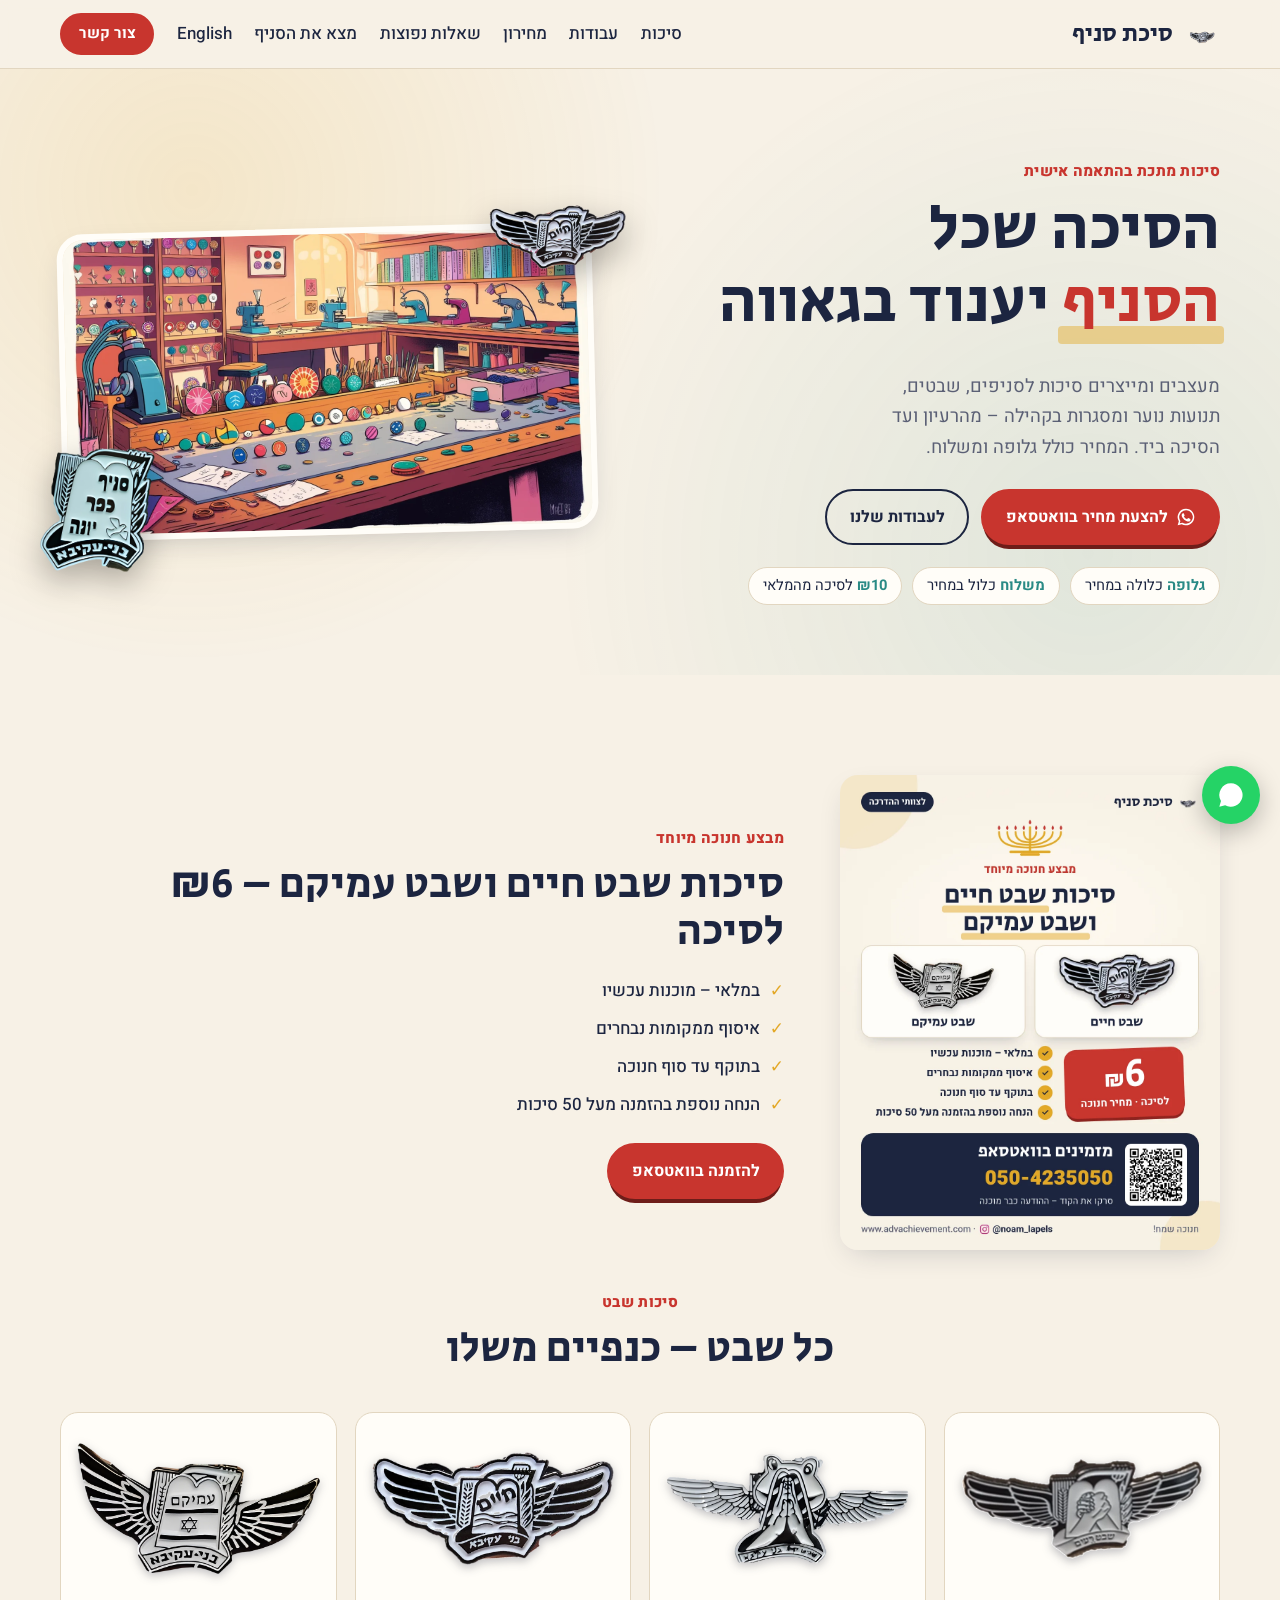
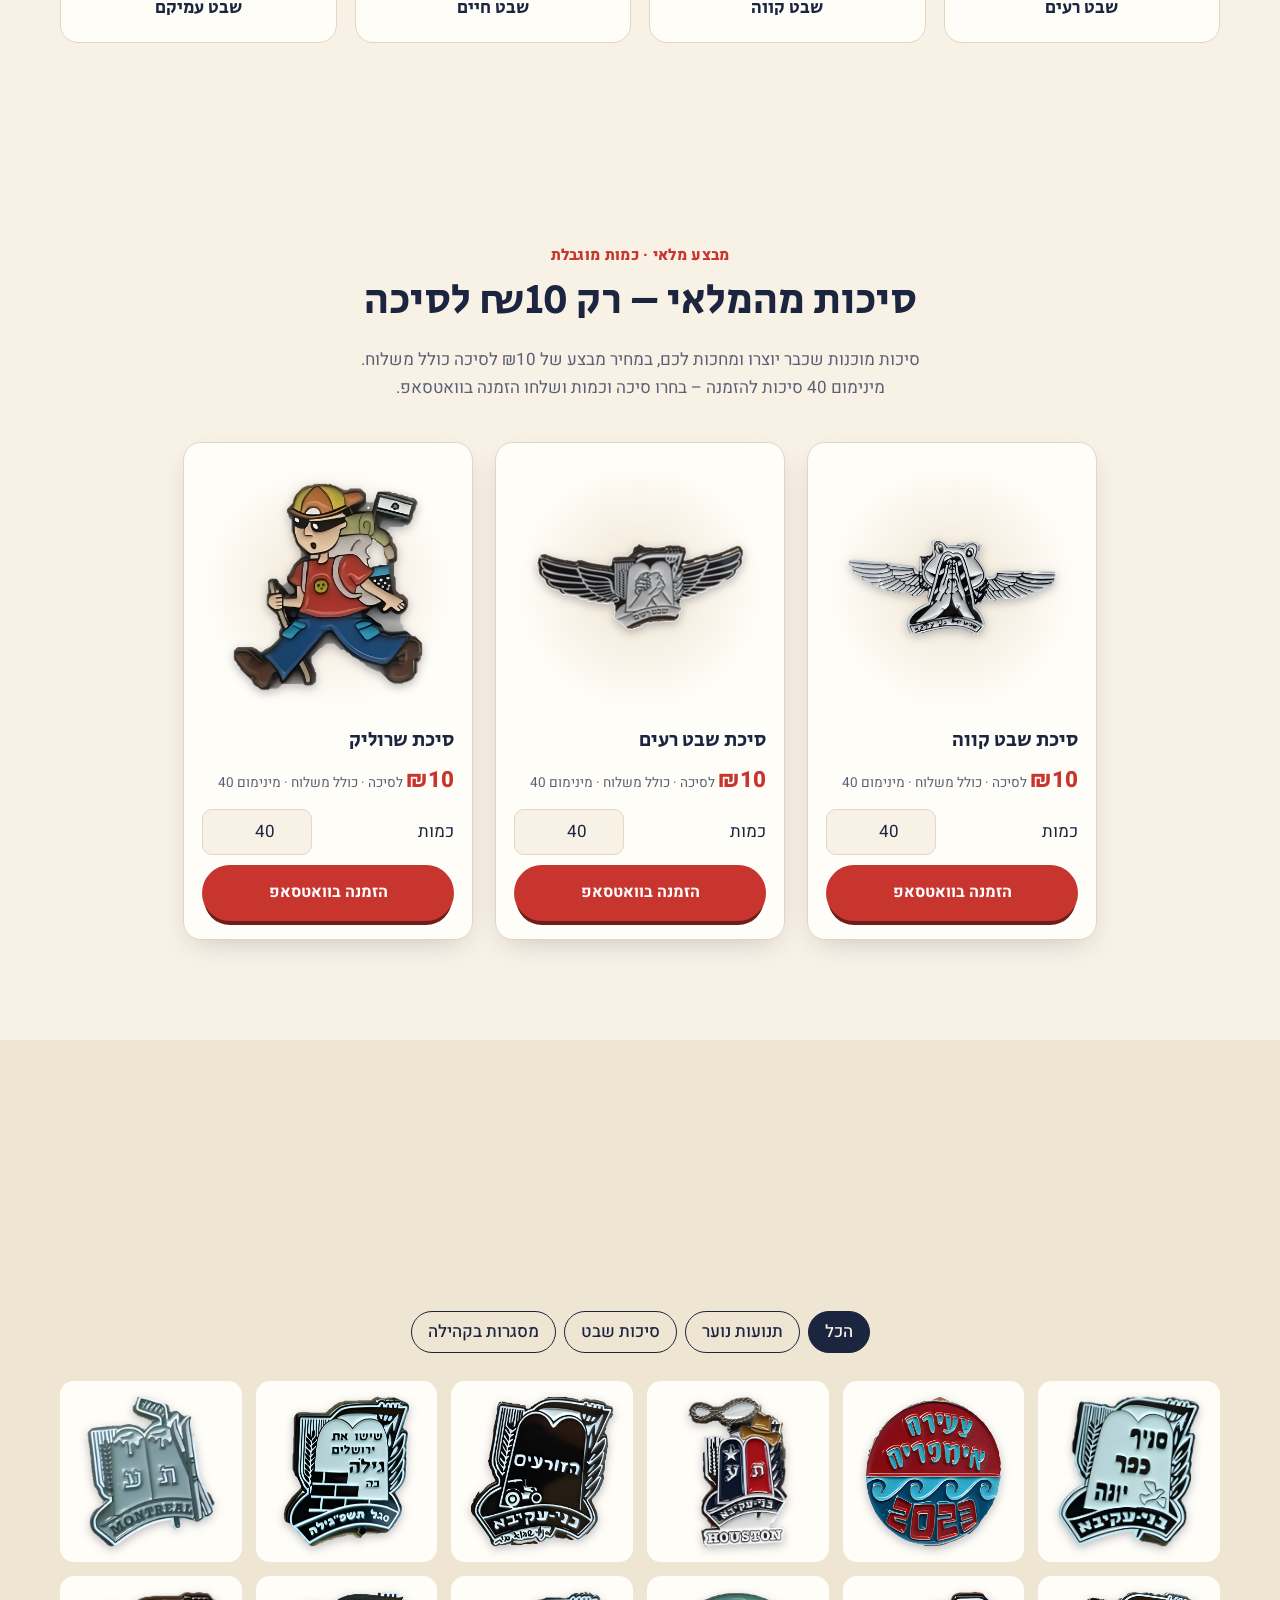
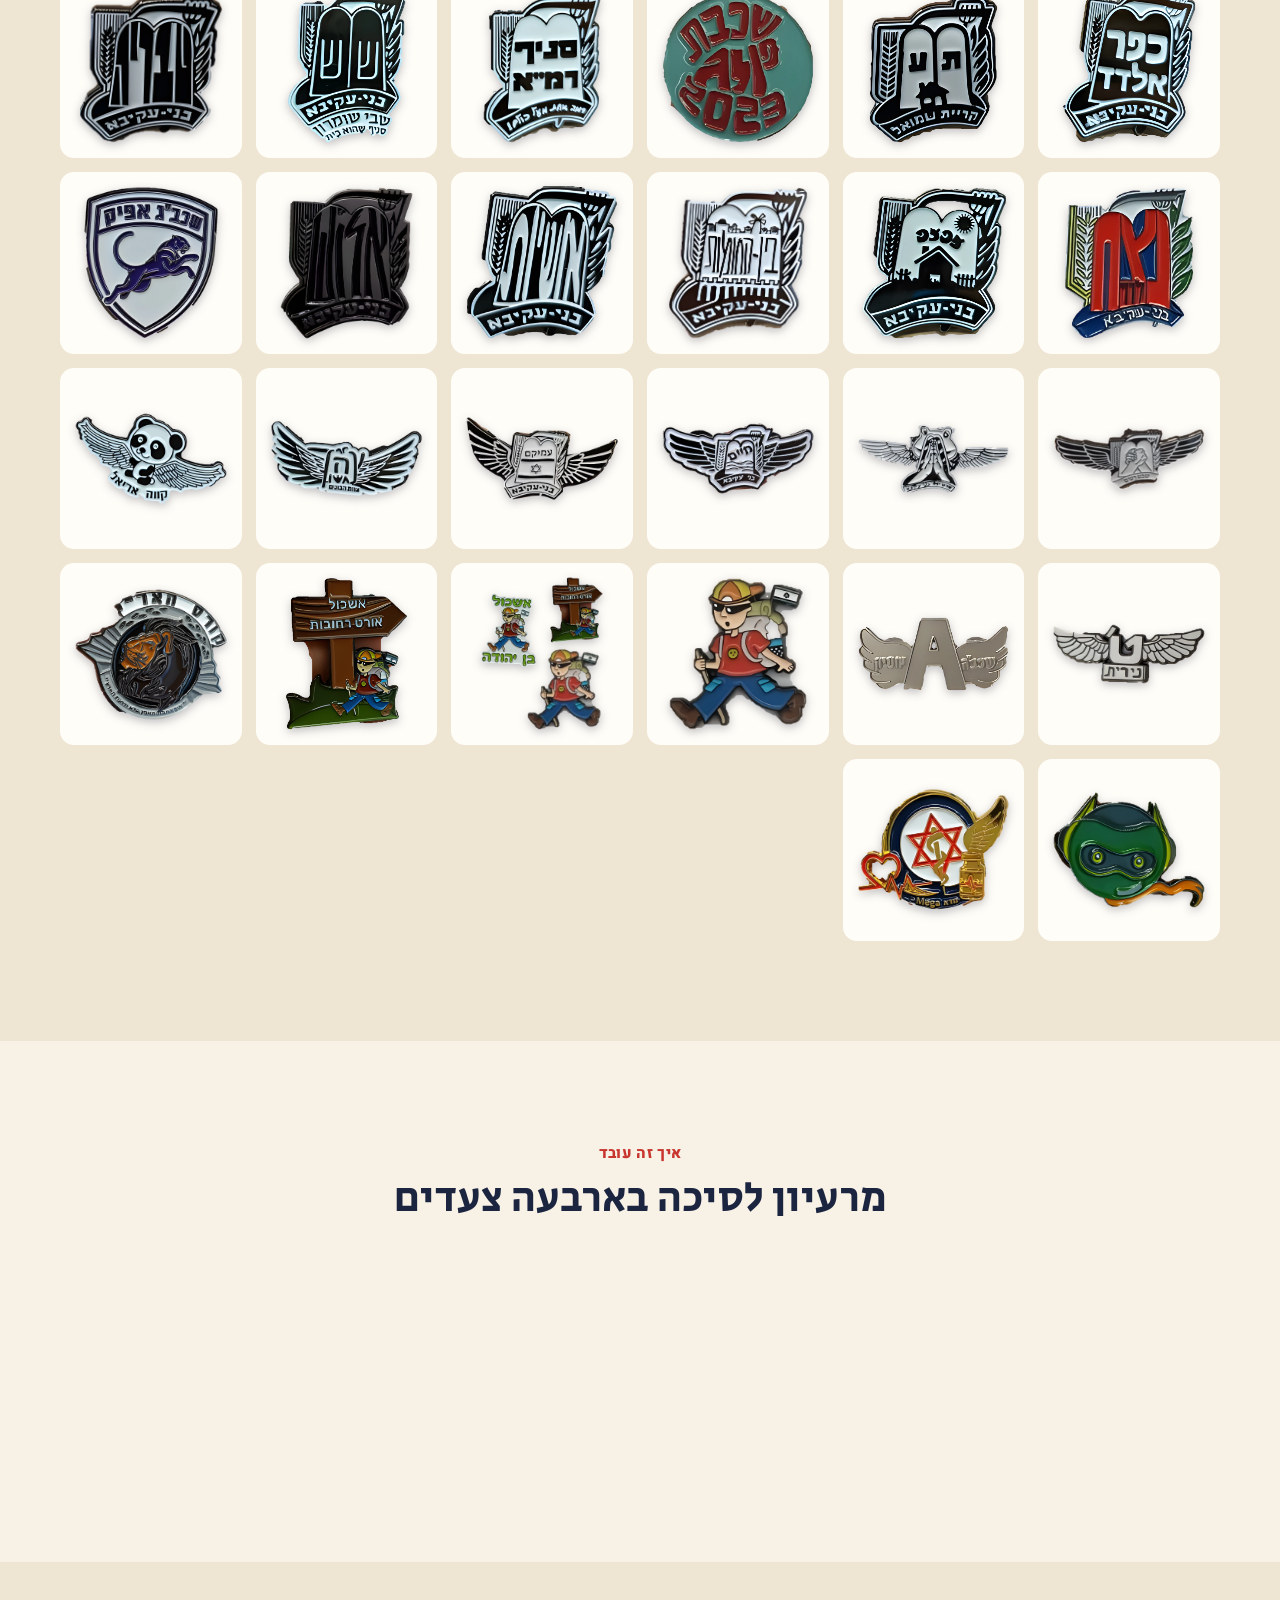
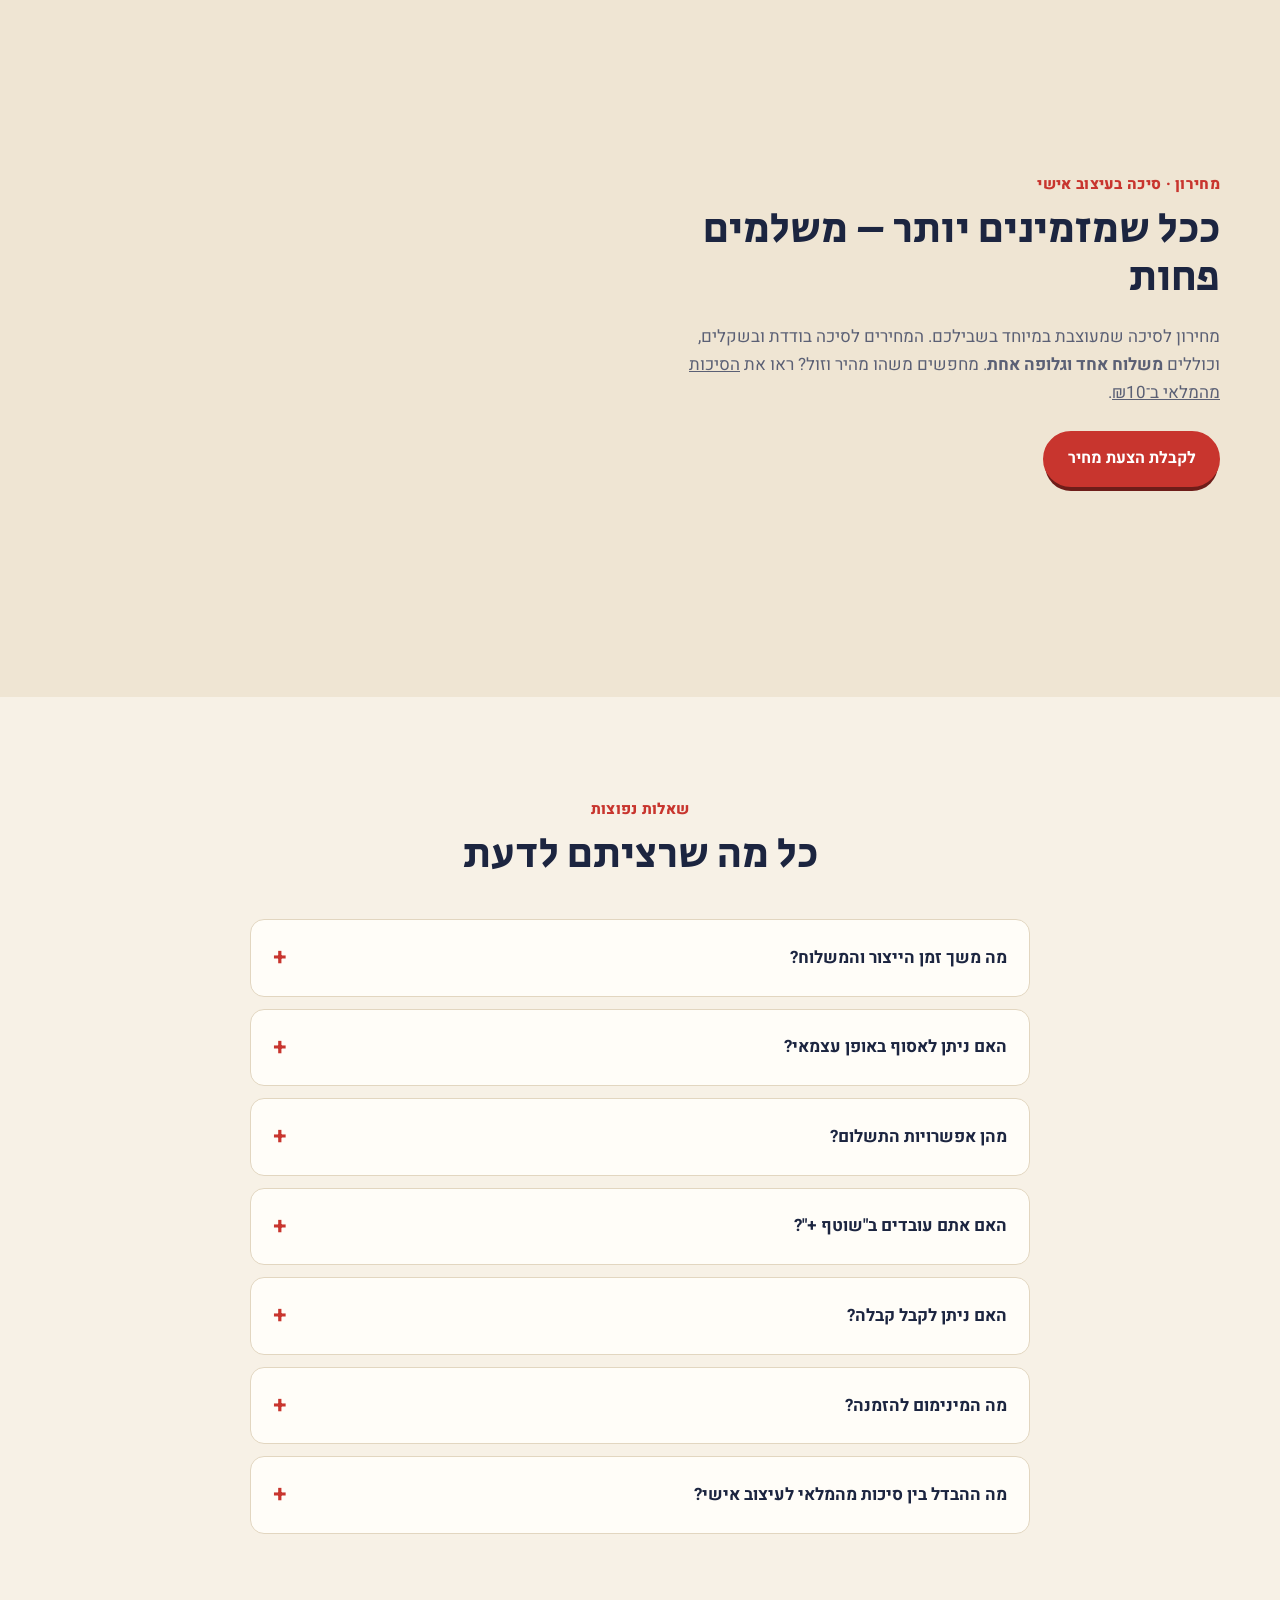
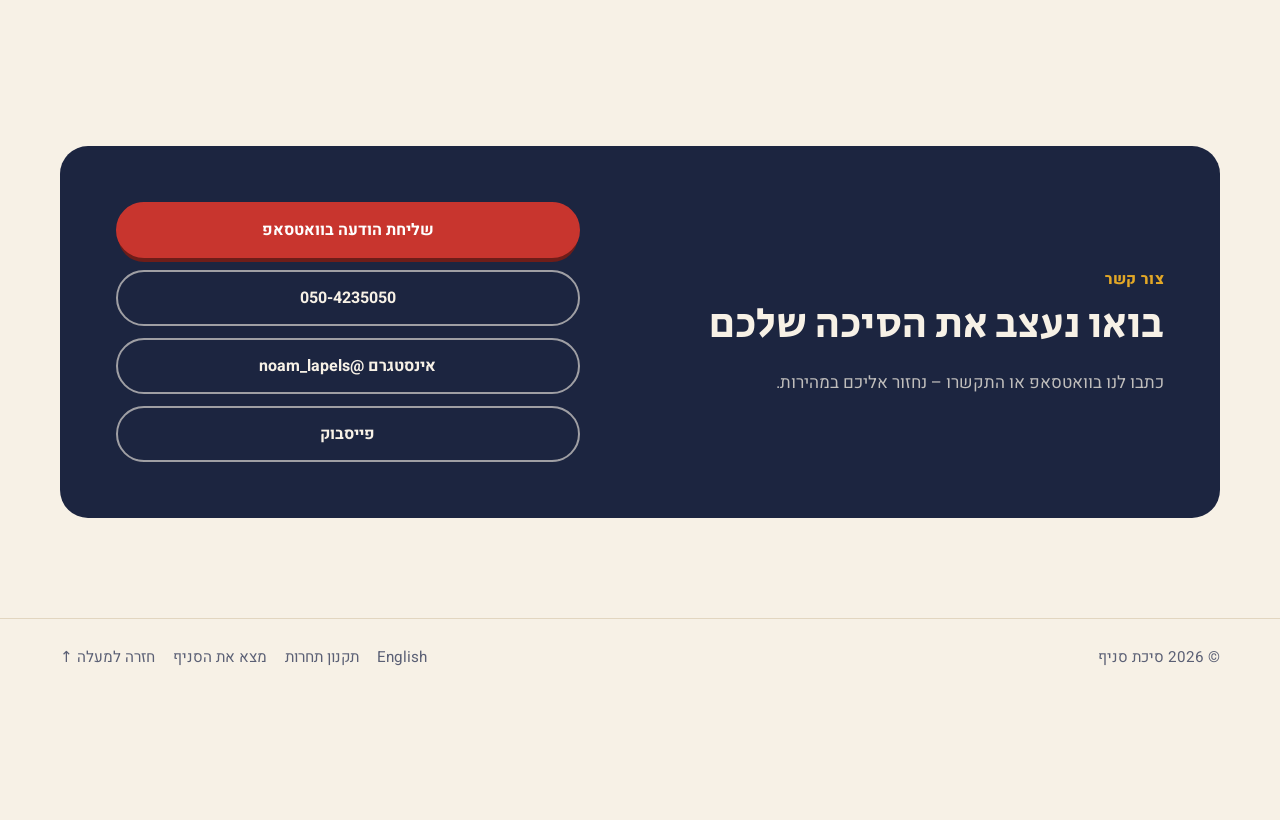
<file: scarves/index.html>
<!doctype html><html lang="he" dir="rtl"><head><meta charset="utf-8"><title>מעביר… | סיכת סניף</title><link rel="canonical" href="/#pricing"><meta http-equiv="refresh" content="0; url=/#pricing"><meta name="robots" content="noindex"></head><body><script>location.replace("/#pricing")</script><a href="/#pricing">המשך</a></body></html>
</file>
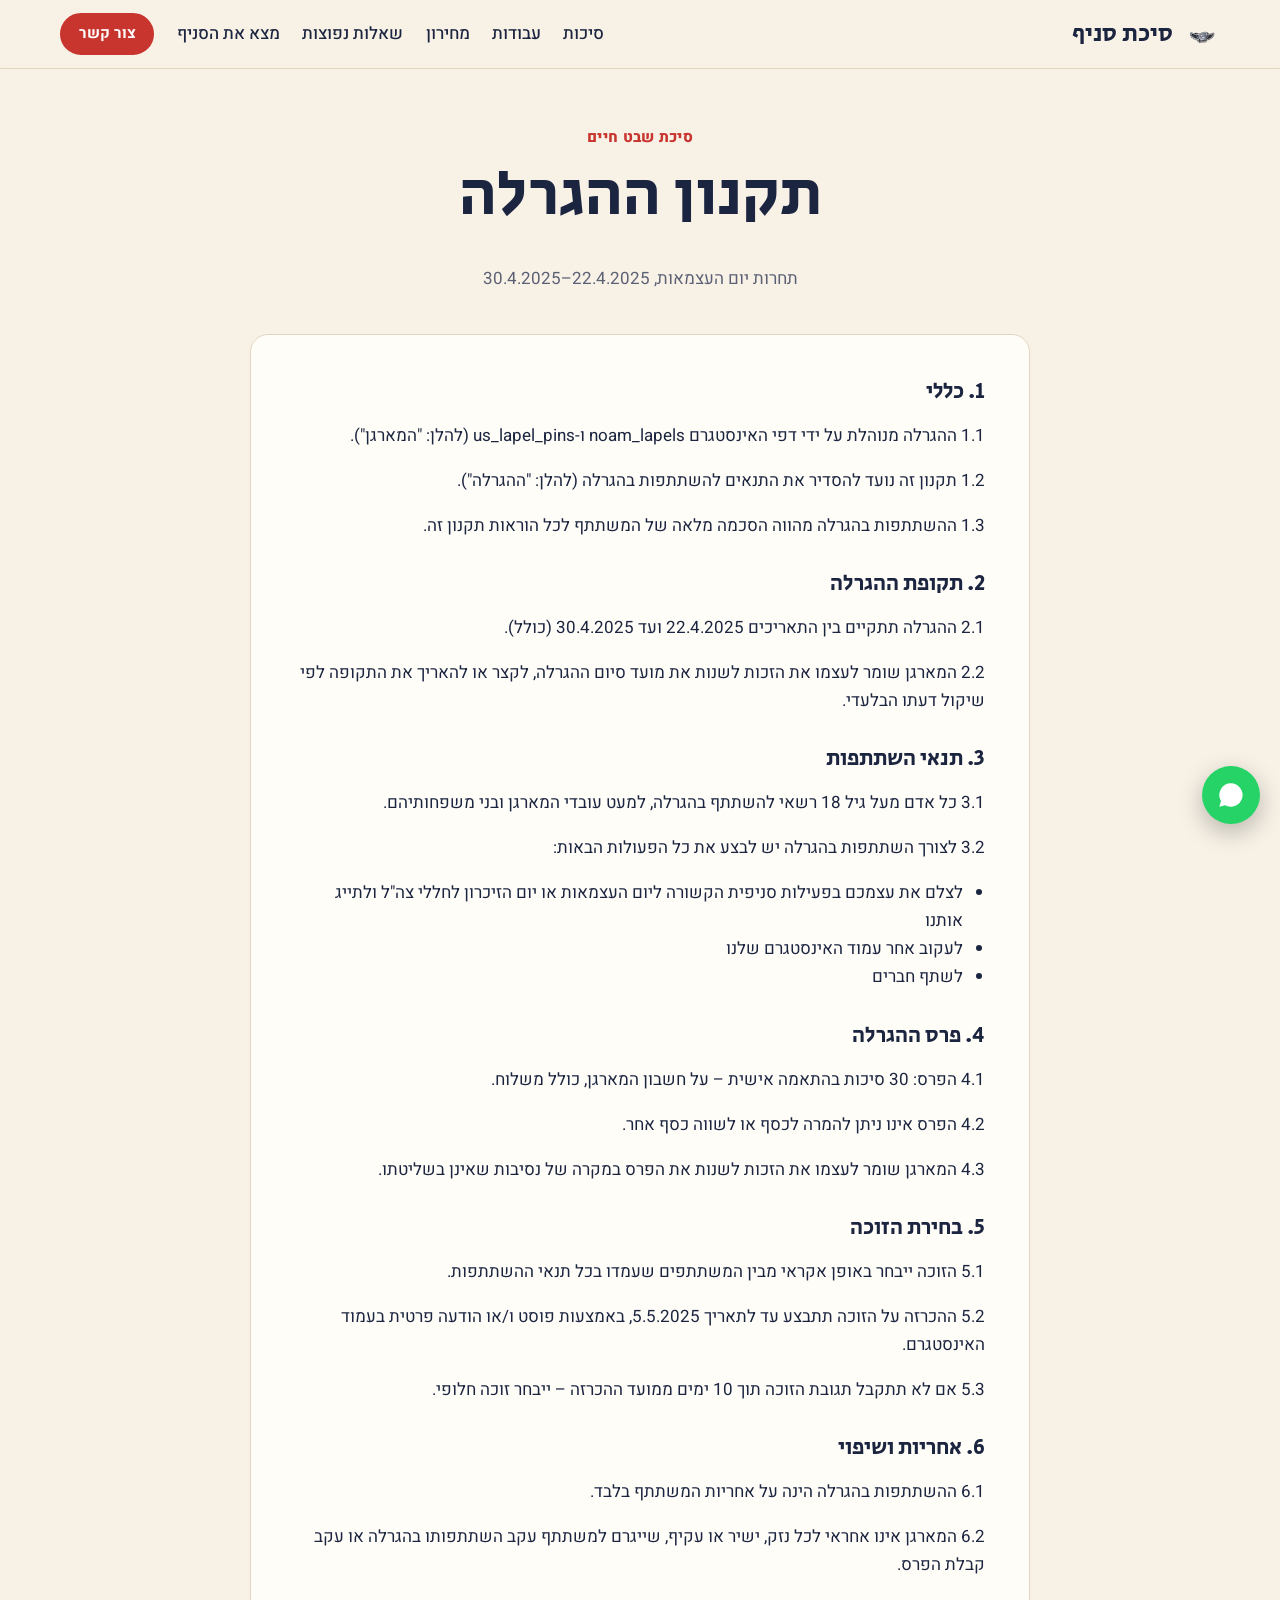
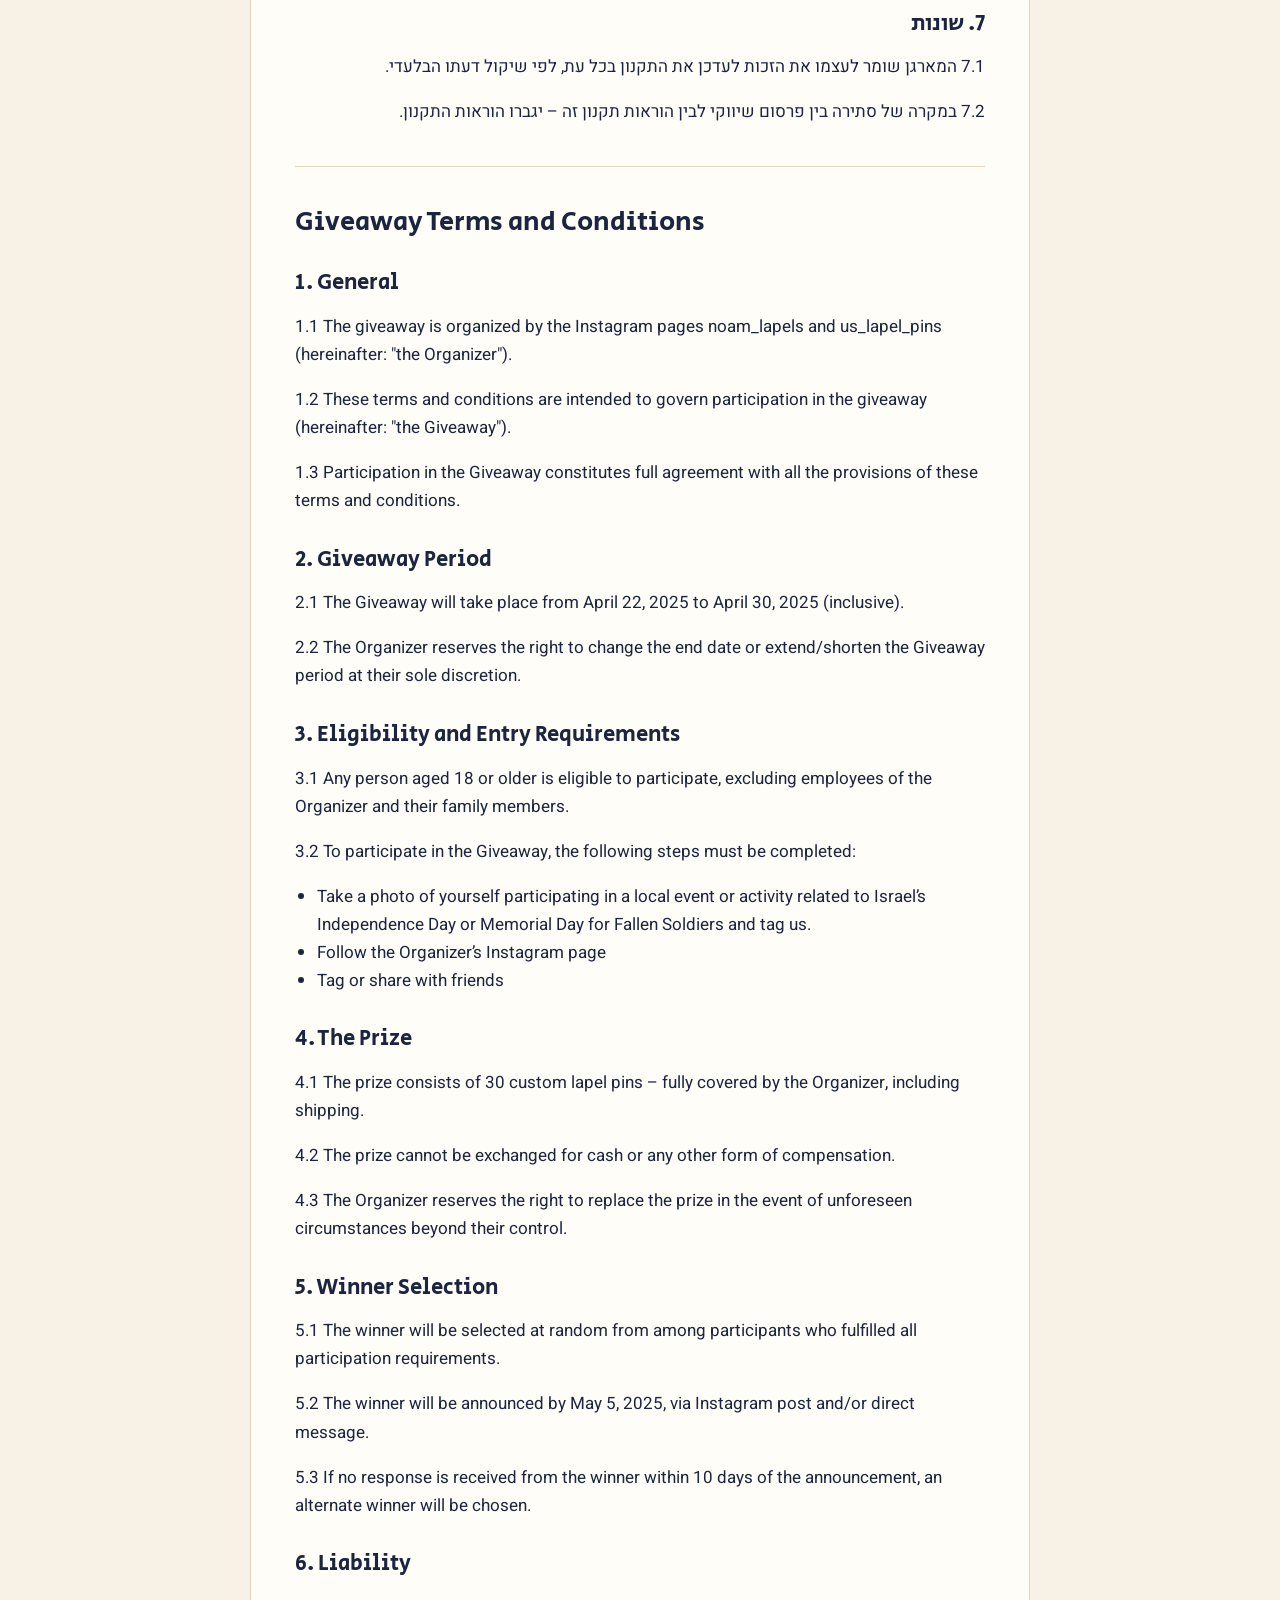
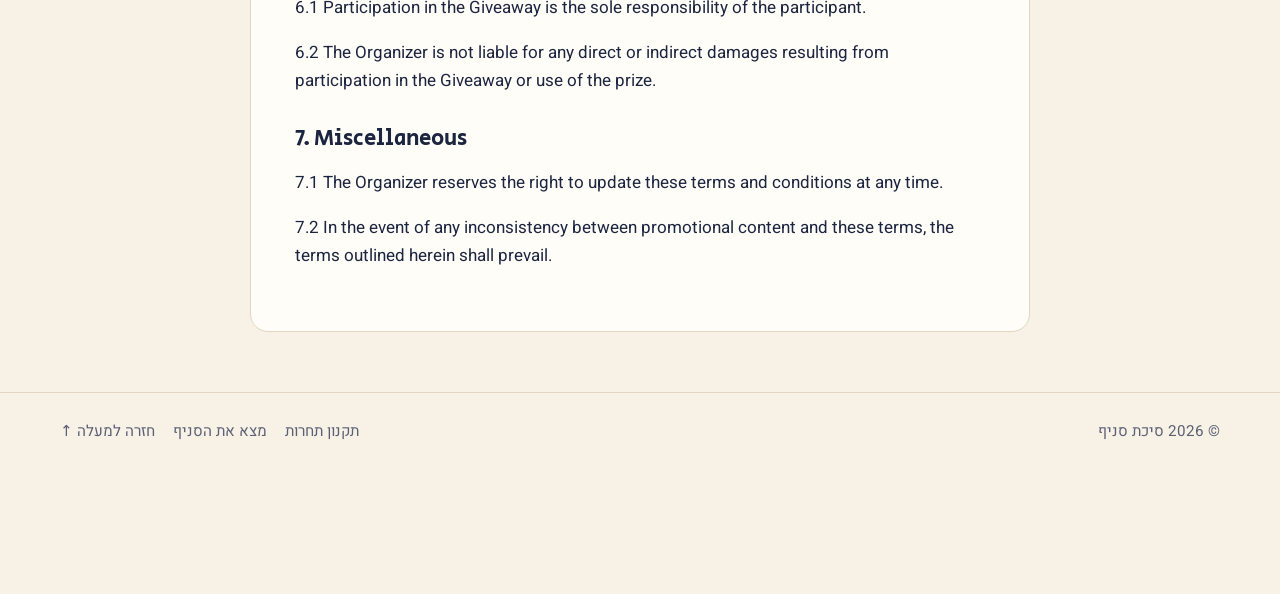
<file: takanon/index.html>
<!doctype html>
<html lang="he" dir="rtl">
<head>
<meta charset="utf-8">
<meta name="viewport" content="width=device-width, initial-scale=1">
<title>תקנון תחרות | סיכת סניף</title>
<meta name="description" content="סיכת סניף – עיצוב וייצור סיכות מתכת בהתאמה אישית לסניפים, שבטים, תנועות נוער ומסגרות בקהילה. מחירים כוללים משלוח וגלופה.">
<meta property="og:title" content="סיכת סניף – סיכות בהתאמה אישית">
<meta property="og:description" content="סיכות מתכת מעוצבות לסניפים, שבטים ותנועות נוער. המחיר כולל משלוח וגלופה.">
<meta property="og:image" content="https://www.advachievement.com/assets/img/og.jpg">
<meta property="og:type" content="website">
<meta property="og:locale" content="he_IL">
<link rel="icon" href="/assets/img/favicon.png">
<link rel="preconnect" href="https://fonts.googleapis.com">
<link rel="preconnect" href="https://fonts.gstatic.com" crossorigin>
<link href="https://fonts.googleapis.com/css2?family=Heebo:wght@400;500;700;800&family=Secular+One&display=swap" rel="stylesheet">
<link rel="stylesheet" href="/assets/css/style.css">
</head>
<body>
<a class="skip" href="#main">דלג לתוכן הראשי</a>

<header class="site-header" id="top">
  <div class="container nav-wrap">
    <a href="/" class="brand"><img src="/assets/img/favicon.png" alt="" width="34" height="34"><span>סיכת סניף</span></a>
    <button class="nav-toggle" aria-expanded="false" aria-controls="nav" aria-label="תפריט">
      <span></span><span></span><span></span>
    </button>
    <nav id="nav" class="nav">
      <a href="/#shop">סיכות</a>
      <a href="/#gallery">עבודות</a>
      <a href="/#pricing">מחירון</a>
      <a href="/#faq">שאלות נפוצות</a>
      <a href="/game/">מצא את הסניף</a>
      <a href="/#contact" class="btn btn-sm">צור קשר</a>
    </nav>
  </div>
</header>

<main id="main" class="container narrow">
  <div class="page-hero"><p class="eyebrow">סיכת שבט חיים</p><h1>תקנון ההגרלה</h1><p class="sub">תחרות יום העצמאות, 22.4.2025–30.4.2025</p></div>
  <article class="prose">
<h2>1. כללי</h2>
<p>1.1 ההגרלה מנוהלת על ידי דפי האינסטגרם noam_lapels ו-us_lapel_pins (להלן: &quot;המארגן&quot;).</p>
<p>1.2 תקנון זה נועד להסדיר את התנאים להשתתפות בהגרלה (להלן: &quot;ההגרלה&quot;).</p>
<p>1.3 ההשתתפות בהגרלה מהווה הסכמה מלאה של המשתתף לכל הוראות תקנון זה.</p>
<h2>2. תקופת ההגרלה</h2>
<p>2.1 ההגרלה תתקיים בין התאריכים 22.4.2025 ועד 30.4.2025 (כולל).</p>
<p>2.2 המארגן שומר לעצמו את הזכות לשנות את מועד סיום ההגרלה, לקצר או להאריך את התקופה לפי שיקול דעתו הבלעדי.</p>
<h2>3. תנאי השתתפות</h2>
<p>3.1 כל אדם מעל גיל 18 רשאי להשתתף בהגרלה, למעט עובדי המארגן ובני משפחותיהם.</p>
<p>3.2 לצורך השתתפות בהגרלה יש לבצע את כל הפעולות הבאות:</p>
<ul>
<li>לצלם את עצמכם בפעילות סניפית הקשורה ליום העצמאות או יום הזיכרון לחללי צה&quot;ל ולתייג אותנו</li>
<li>לעקוב אחר עמוד האינסטגרם שלנו</li>
<li>לשתף חברים</li>
</ul>
<h2>4. פרס ההגרלה</h2>
<p>4.1 הפרס: 30 סיכות בהתאמה אישית – על חשבון המארגן, כולל משלוח.</p>
<p>4.2 הפרס אינו ניתן להמרה לכסף או לשווה כסף אחר.</p>
<p>4.3 המארגן שומר לעצמו את הזכות לשנות את הפרס במקרה של נסיבות שאינן בשליטתו.</p>
<h2>5. בחירת הזוכה</h2>
<p>5.1 הזוכה ייבחר באופן אקראי מבין המשתתפים שעמדו בכל תנאי ההשתתפות.</p>
<p>5.2 ההכרזה על הזוכה תתבצע עד לתאריך 5.5.2025, באמצעות פוסט ו/או הודעה פרטית בעמוד האינסטגרם.</p>
<p>5.3 אם לא תתקבל תגובת הזוכה תוך 10 ימים ממועד ההכרזה – ייבחר זוכה חלופי.</p>
<h2>6. אחריות ושיפוי</h2>
<p>6.1 ההשתתפות בהגרלה הינה על אחריות המשתתף בלבד.</p>
<p>6.2 המארגן אינו אחראי לכל נזק, ישיר או עקיף, שייגרם למשתתף עקב השתתפותו בהגרלה או עקב קבלת הפרס.</p>
<h2>7. שונות</h2>
<p>7.1 המארגן שומר לעצמו את הזכות לעדכן את התקנון בכל עת, לפי שיקול דעתו הבלעדי.</p>
<p>7.2 במקרה של סתירה בין פרסום שיווקי לבין הוראות תקנון זה – יגברו הוראות התקנון.</p>
<hr>
<div dir="ltr" lang="en">
<h2 style="font-size:1.7rem">Giveaway Terms and Conditions</h2>
<h2>1. General</h2>
<p>1.1 The giveaway is organized by the Instagram pages noam_lapels and us_lapel_pins (hereinafter: &quot;the Organizer&quot;).</p>
<p>1.2 These terms and conditions are intended to govern participation in the giveaway (hereinafter: &quot;the Giveaway&quot;).</p>
<p>1.3 Participation in the Giveaway constitutes full agreement with all the provisions of these terms and conditions.</p>
<h2>2. Giveaway Period</h2>
<p>2.1 The Giveaway will take place from April 22, 2025 to April 30, 2025 (inclusive).</p>
<p>2.2 The Organizer reserves the right to change the end date or extend/shorten the Giveaway period at their sole discretion.</p>
<h2>3. Eligibility and Entry Requirements</h2>
<p>3.1 Any person aged 18 or older is eligible to participate, excluding employees of the Organizer and their family members.</p>
<p>3.2 To participate in the Giveaway, the following steps must be completed:</p>
<ul>
<li>Take a photo of yourself participating in a local event or activity related to Israel’s Independence Day or Memorial Day for Fallen Soldiers and tag us.</li>
<li>Follow the Organizer’s Instagram page</li>
<li>Tag or share with friends</li>
</ul>
<h2>4. The Prize</h2>
<p>4.1 The prize consists of 30 custom lapel pins – fully covered by the Organizer, including shipping.</p>
<p>4.2 The prize cannot be exchanged for cash or any other form of compensation.</p>
<p>4.3 The Organizer reserves the right to replace the prize in the event of unforeseen circumstances beyond their control.</p>
<h2>5. Winner Selection</h2>
<p>5.1 The winner will be selected at random from among participants who fulfilled all participation requirements.</p>
<p>5.2 The winner will be announced by May 5, 2025, via Instagram post and/or direct message.</p>
<p>5.3 If no response is received from the winner within 10 days of the announcement, an alternate winner will be chosen.</p>
<h2>6. Liability</h2>
<p>6.1 Participation in the Giveaway is the sole responsibility of the participant.</p>
<p>6.2 The Organizer is not liable for any direct or indirect damages resulting from participation in the Giveaway or use of the prize.</p>
<h2>7. Miscellaneous</h2>
<p>7.1 The Organizer reserves the right to update these terms and conditions at any time.</p>
<p>7.2 In the event of any inconsistency between promotional content and these terms, the terms outlined herein shall prevail.</p>
</div>
  </article>
</main>

<footer class="site-footer">
  <div class="container foot">
    <span>© <span data-year>2026</span> סיכת סניף</span>
    <nav><a href="/takanon/">תקנון תחרות</a><a href="/game/">מצא את הסניף</a><a href="#top">חזרה למעלה ↑</a></nav>
  </div>
</footer>

<a class="wa-float" href="https://wa.me/972504235050" target="_blank" rel="noopener" aria-label="וואטסאפ">
  <svg aria-hidden="true" viewBox="0 0 24 24" width="28" height="28"><path fill="currentColor" d="M12 2a10 10 0 0 0-8.6 15.1L2 22l5-1.3A10 10 0 1 0 12 2Zm4.5 12.1c-.2-.1-1.5-.7-1.7-.8-.2-.1-.4-.1-.6.1l-.8 1c-.1.2-.3.2-.5.1a6.7 6.7 0 0 1-3.3-2.9c-.3-.4.2-.4.7-1.4.1-.2 0-.3 0-.4l-.8-1.8c-.2-.5-.4-.4-.6-.4h-.5a1 1 0 0 0-.7.3 3 3 0 0 0-.9 2.2 5.2 5.2 0 0 0 1.1 2.7 11.8 11.8 0 0 0 4.5 4c1.7.7 2.4.8 3.2.6.5-.1 1.5-.6 1.7-1.2.2-.6.2-1.1.2-1.2-.1-.1-.3-.2-.5-.3Z"/></svg>
</a>

<script src="/assets/js/data.js"></script>
<script src="/assets/js/main.js"></script>
</body>
</html>
</file>
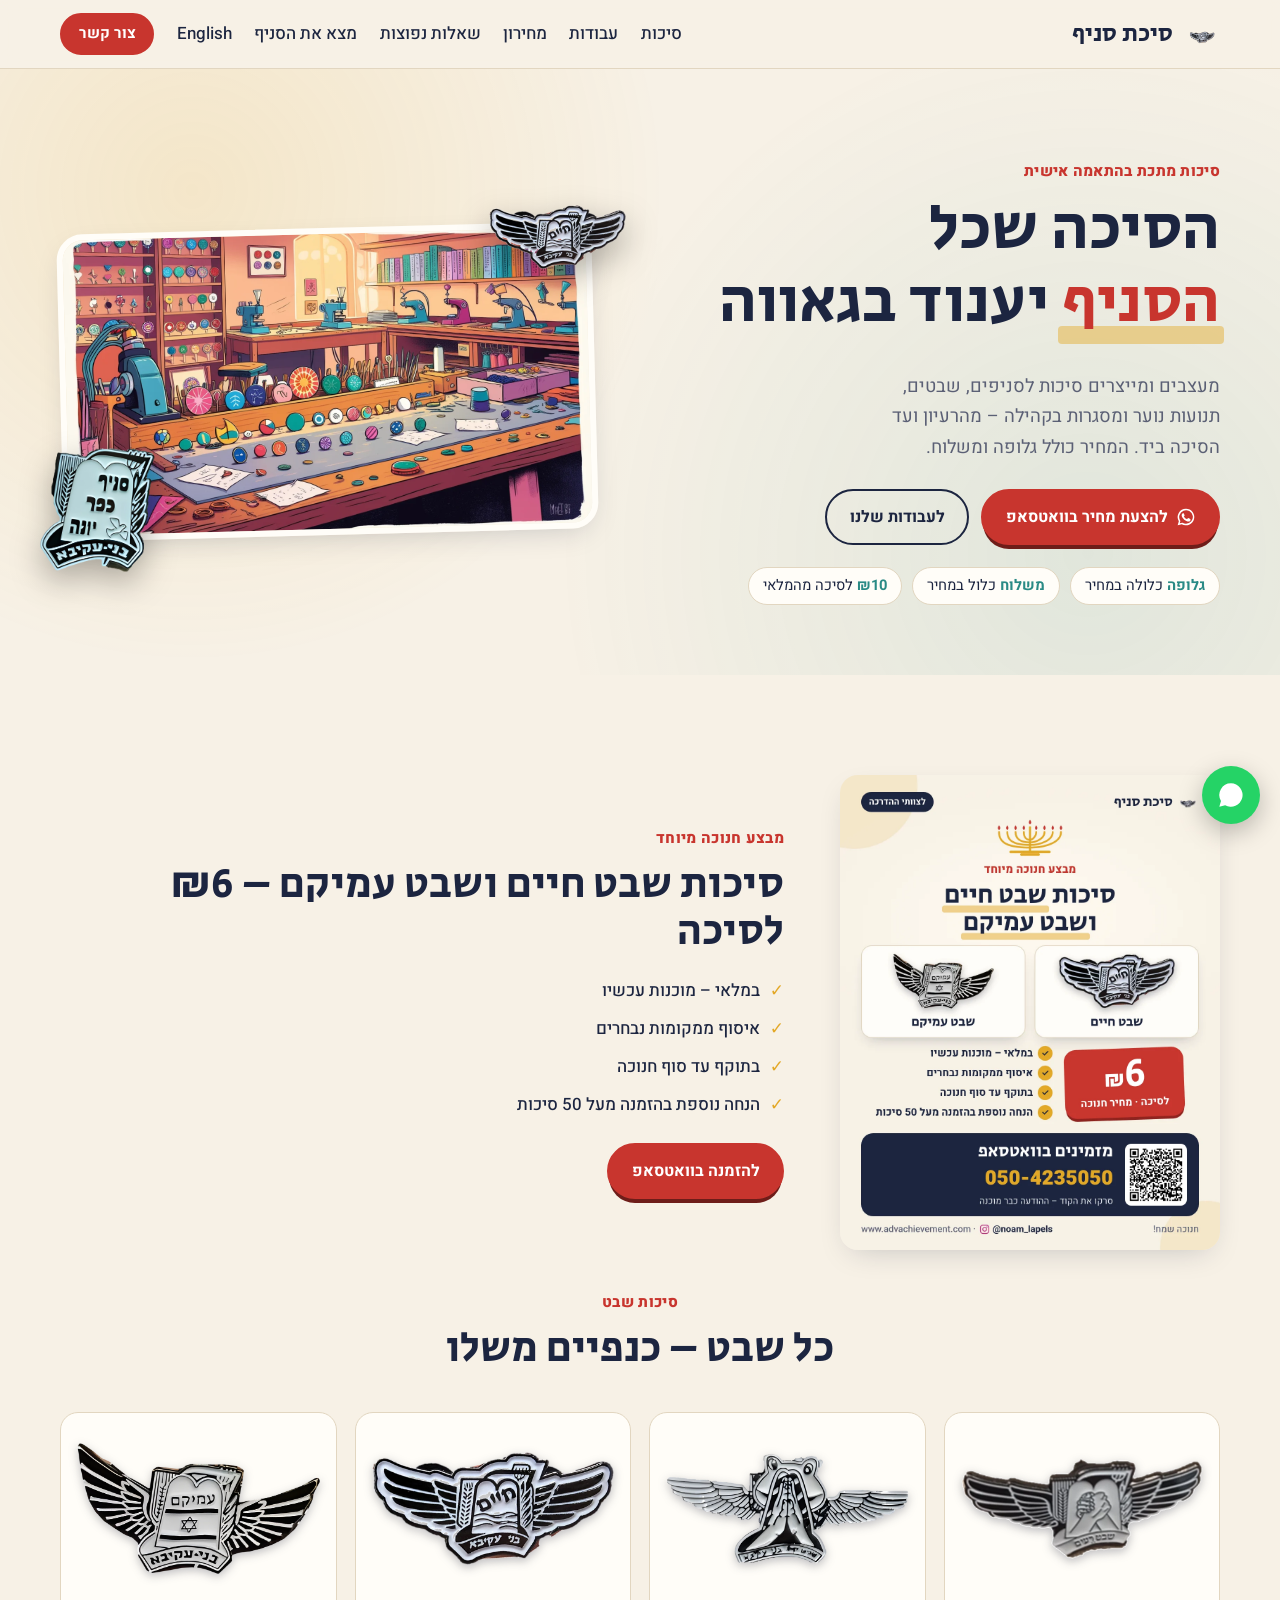
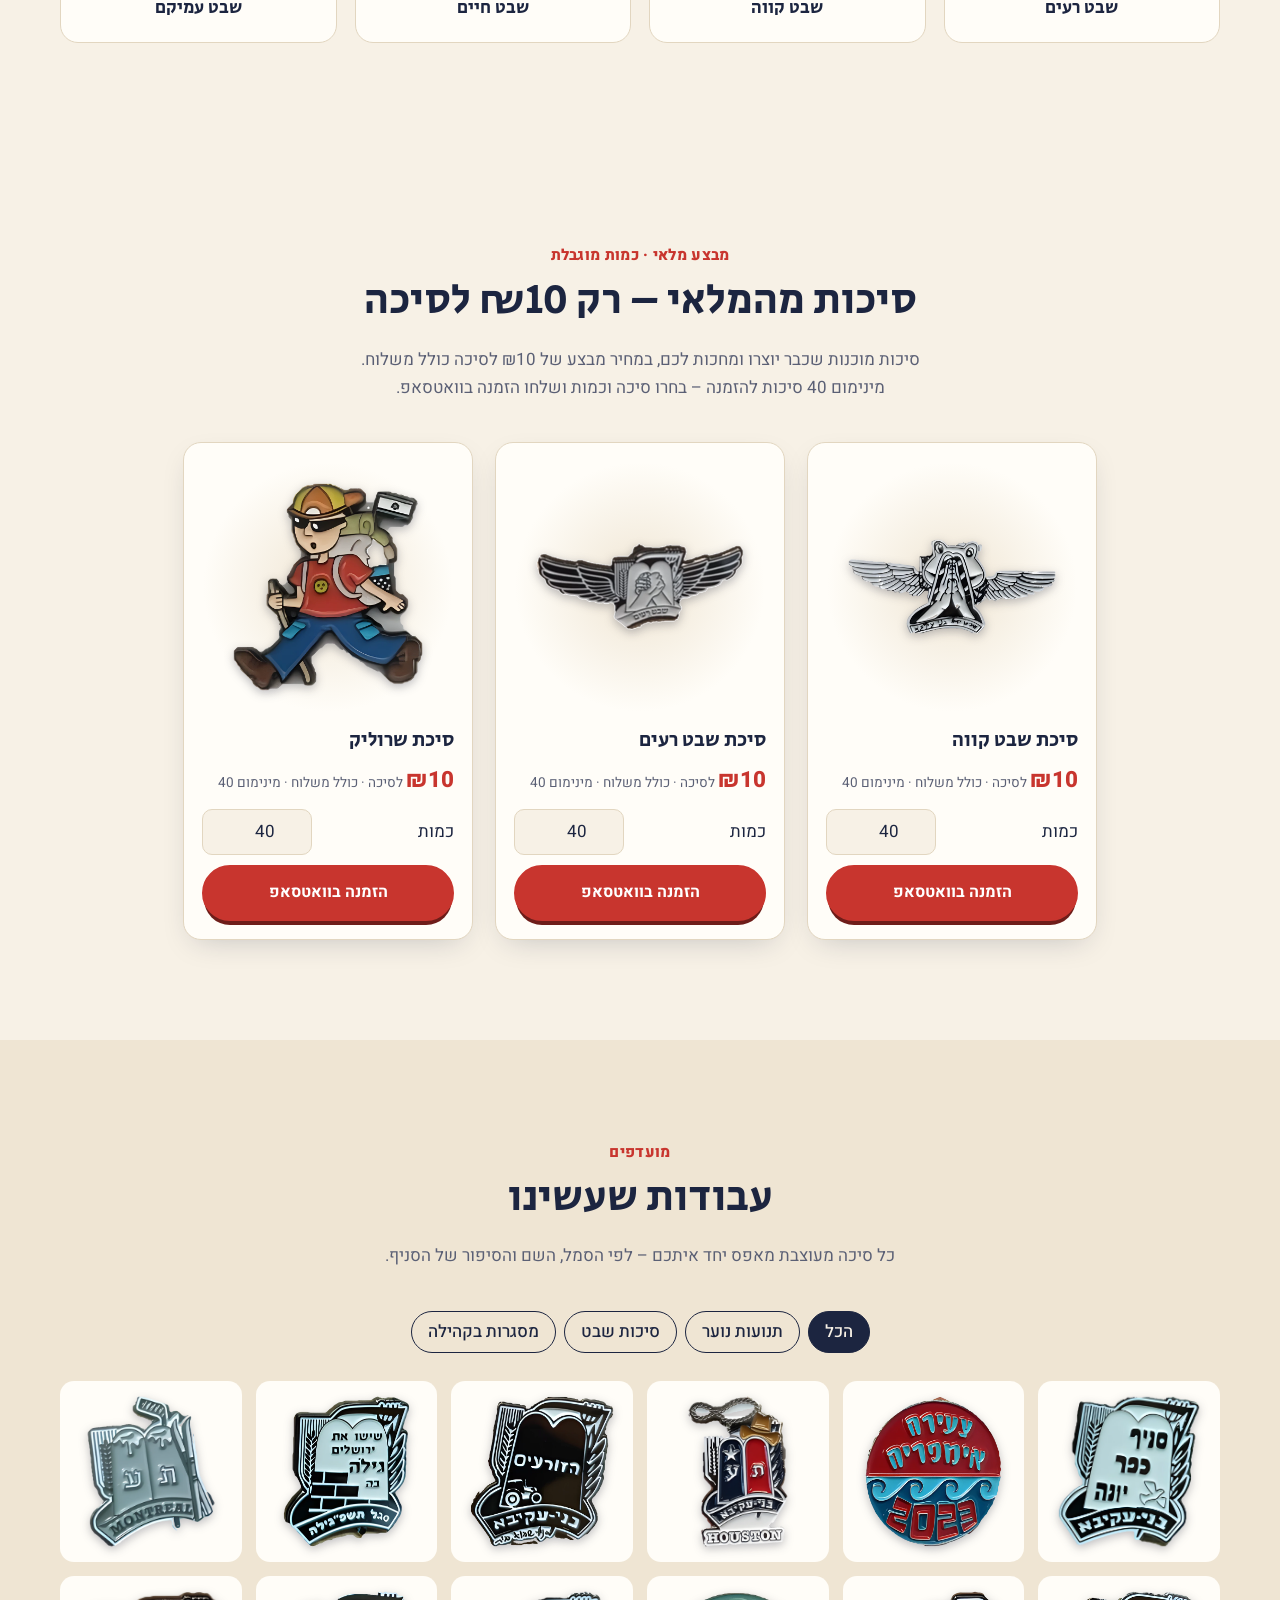
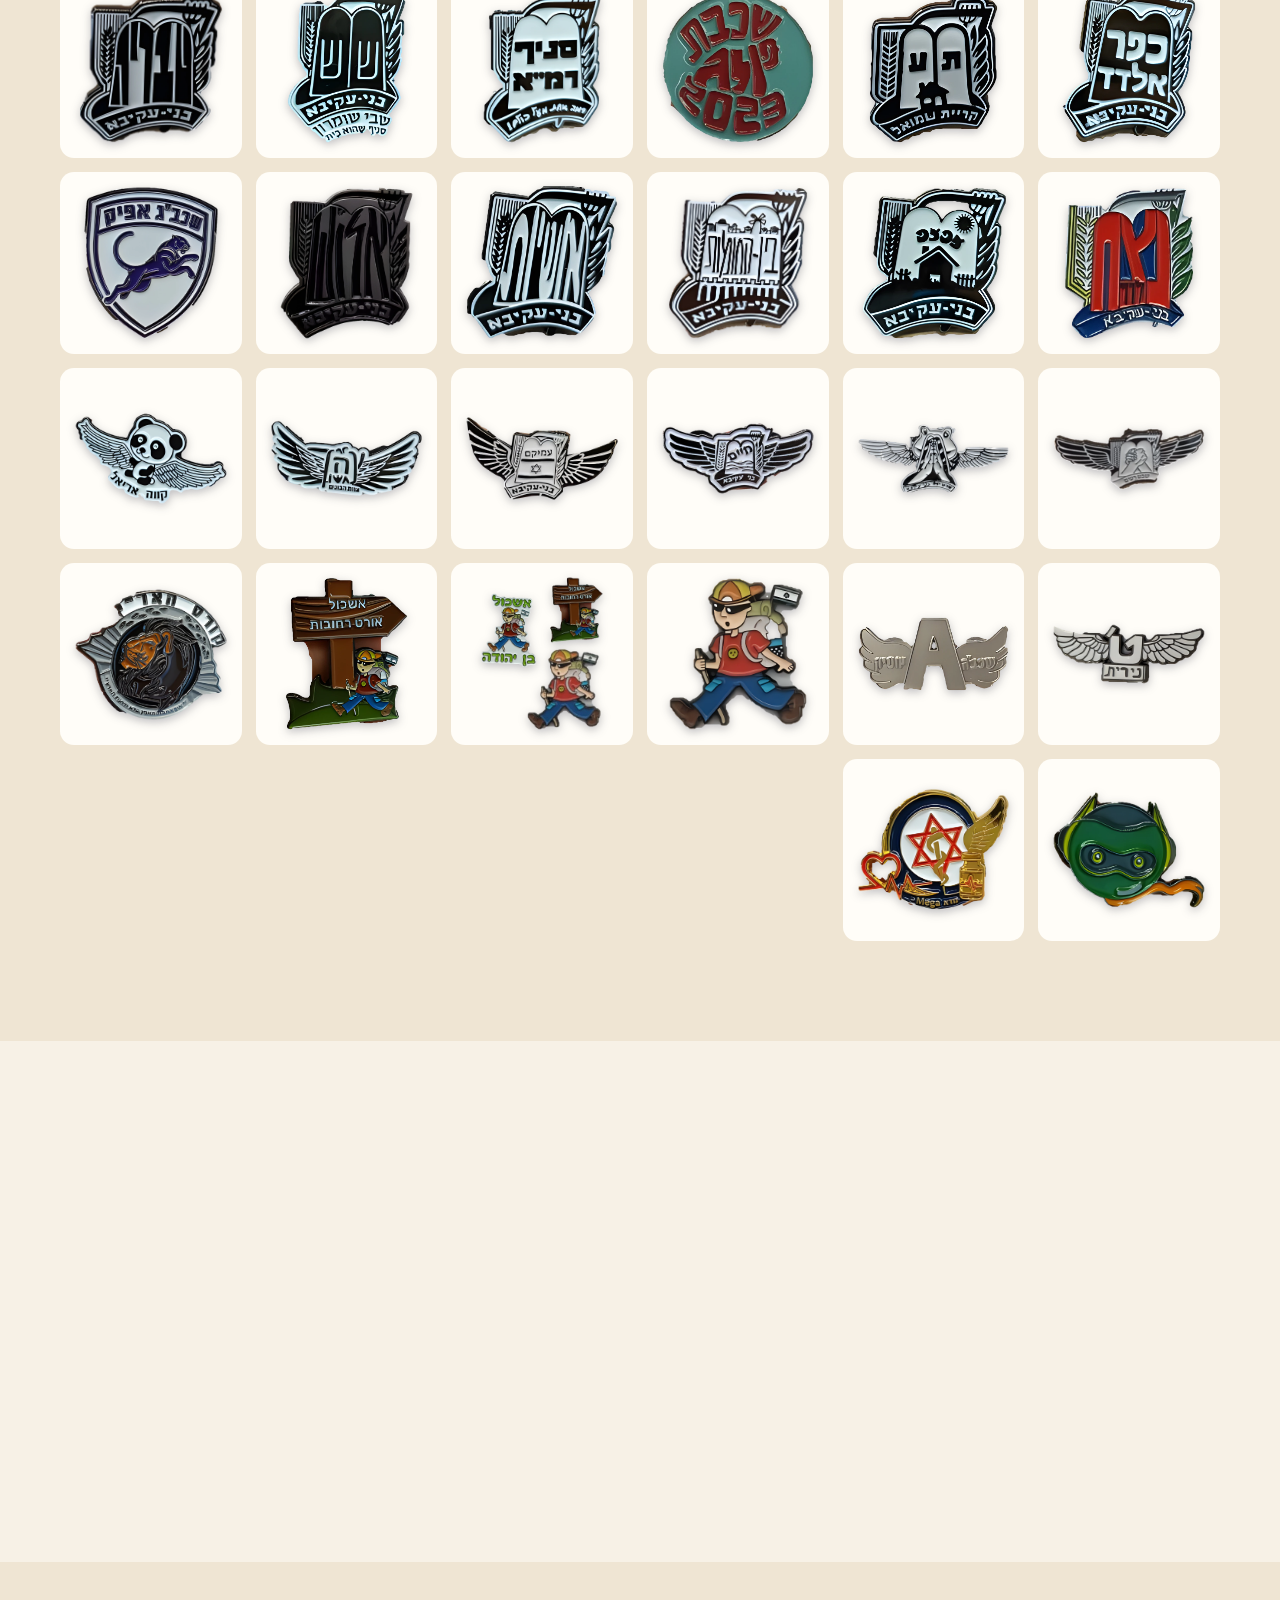
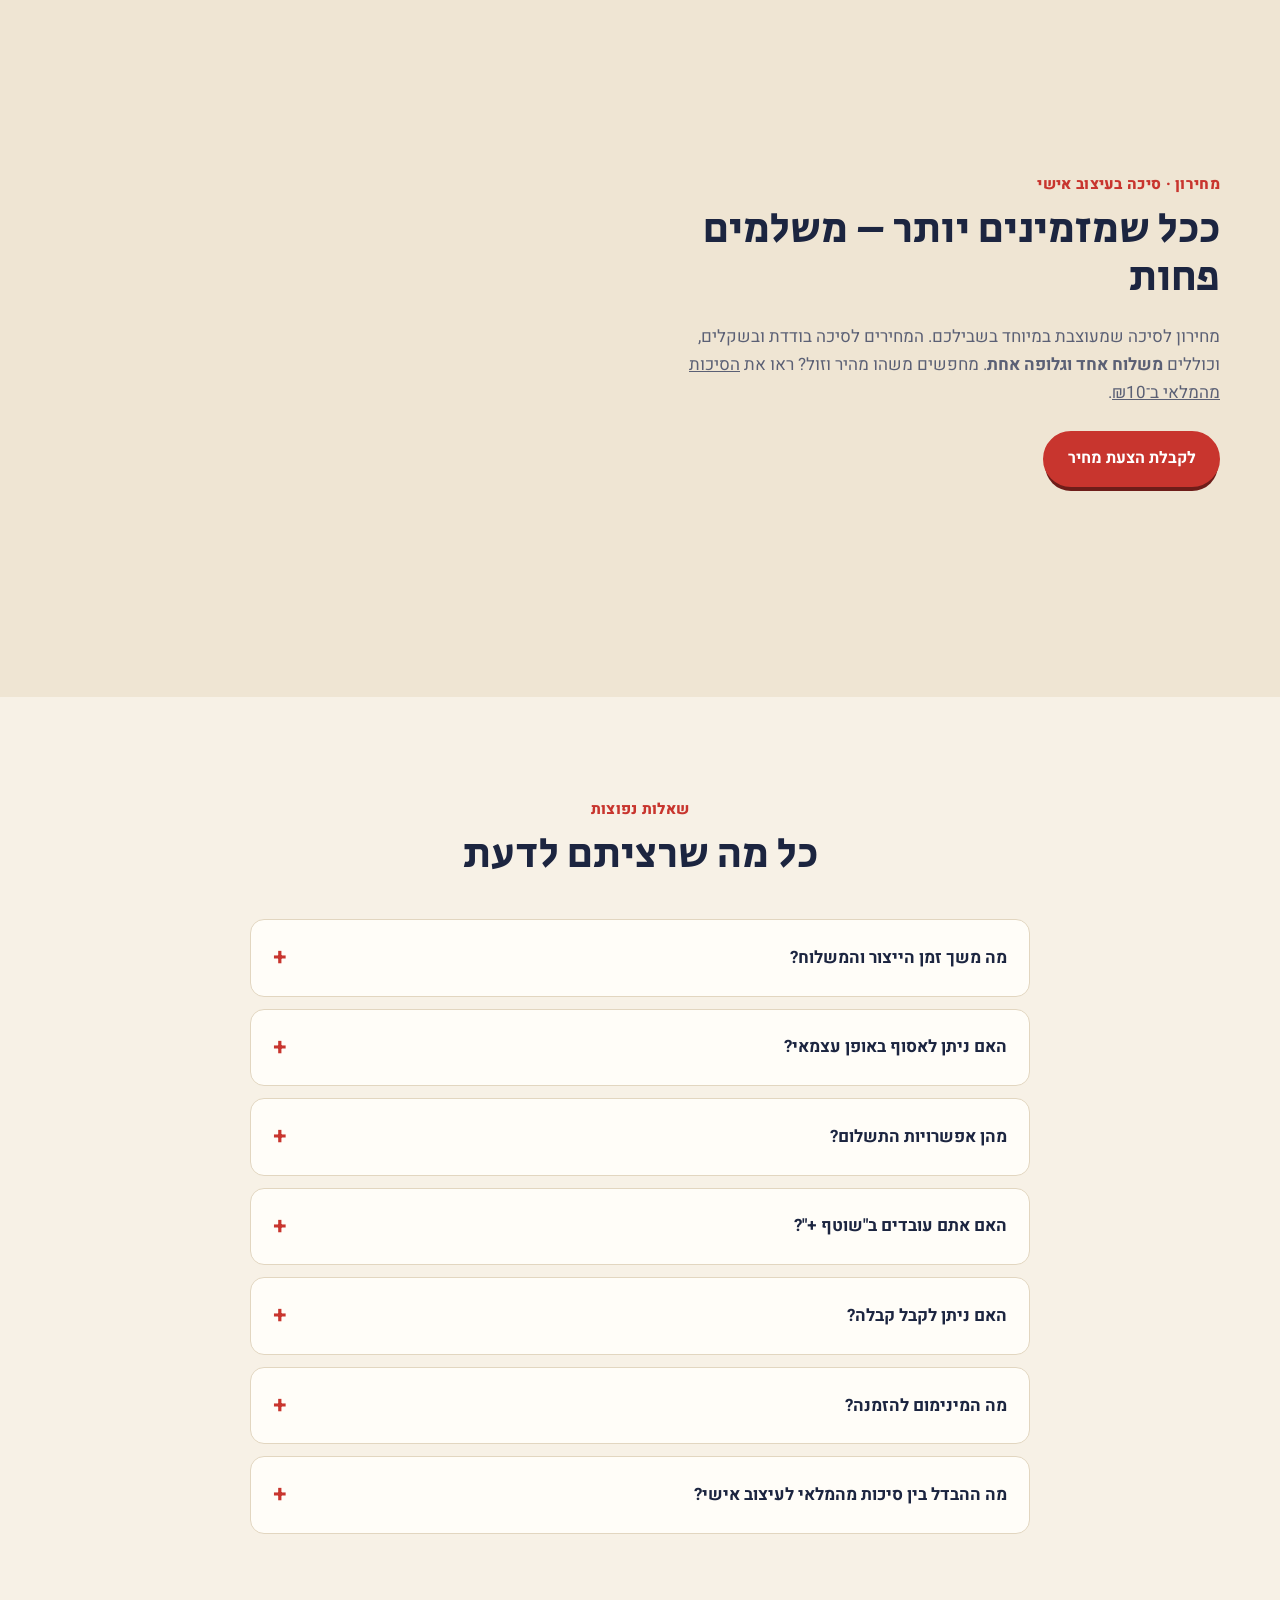
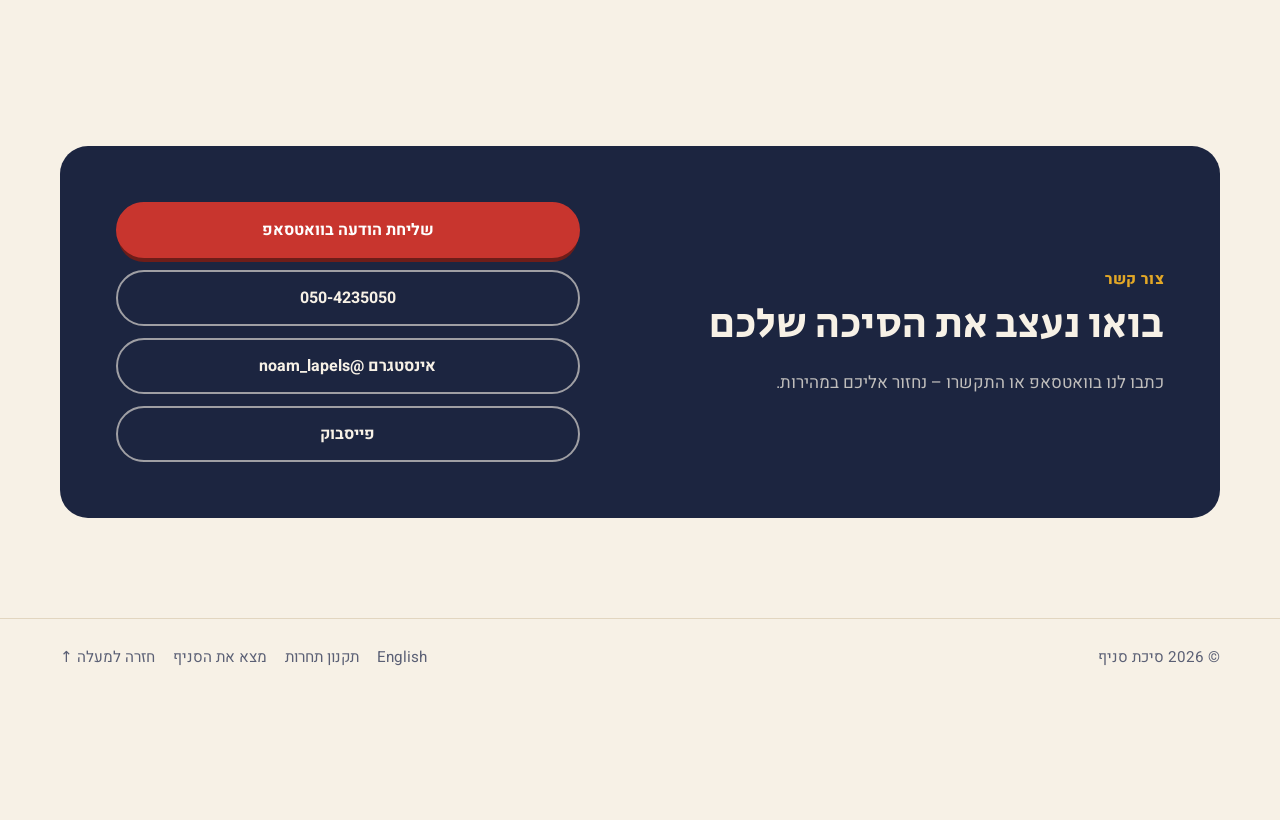
<file: צור-קשר/index.html>
<!doctype html><html lang="he" dir="rtl"><head><meta charset="utf-8"><title>מעביר… | סיכת סניף</title><link rel="canonical" href="/#contact"><meta http-equiv="refresh" content="0; url=/#contact"><meta name="robots" content="noindex"></head><body><script>location.replace("/#contact")</script><a href="/#contact">המשך</a></body></html>
</file>
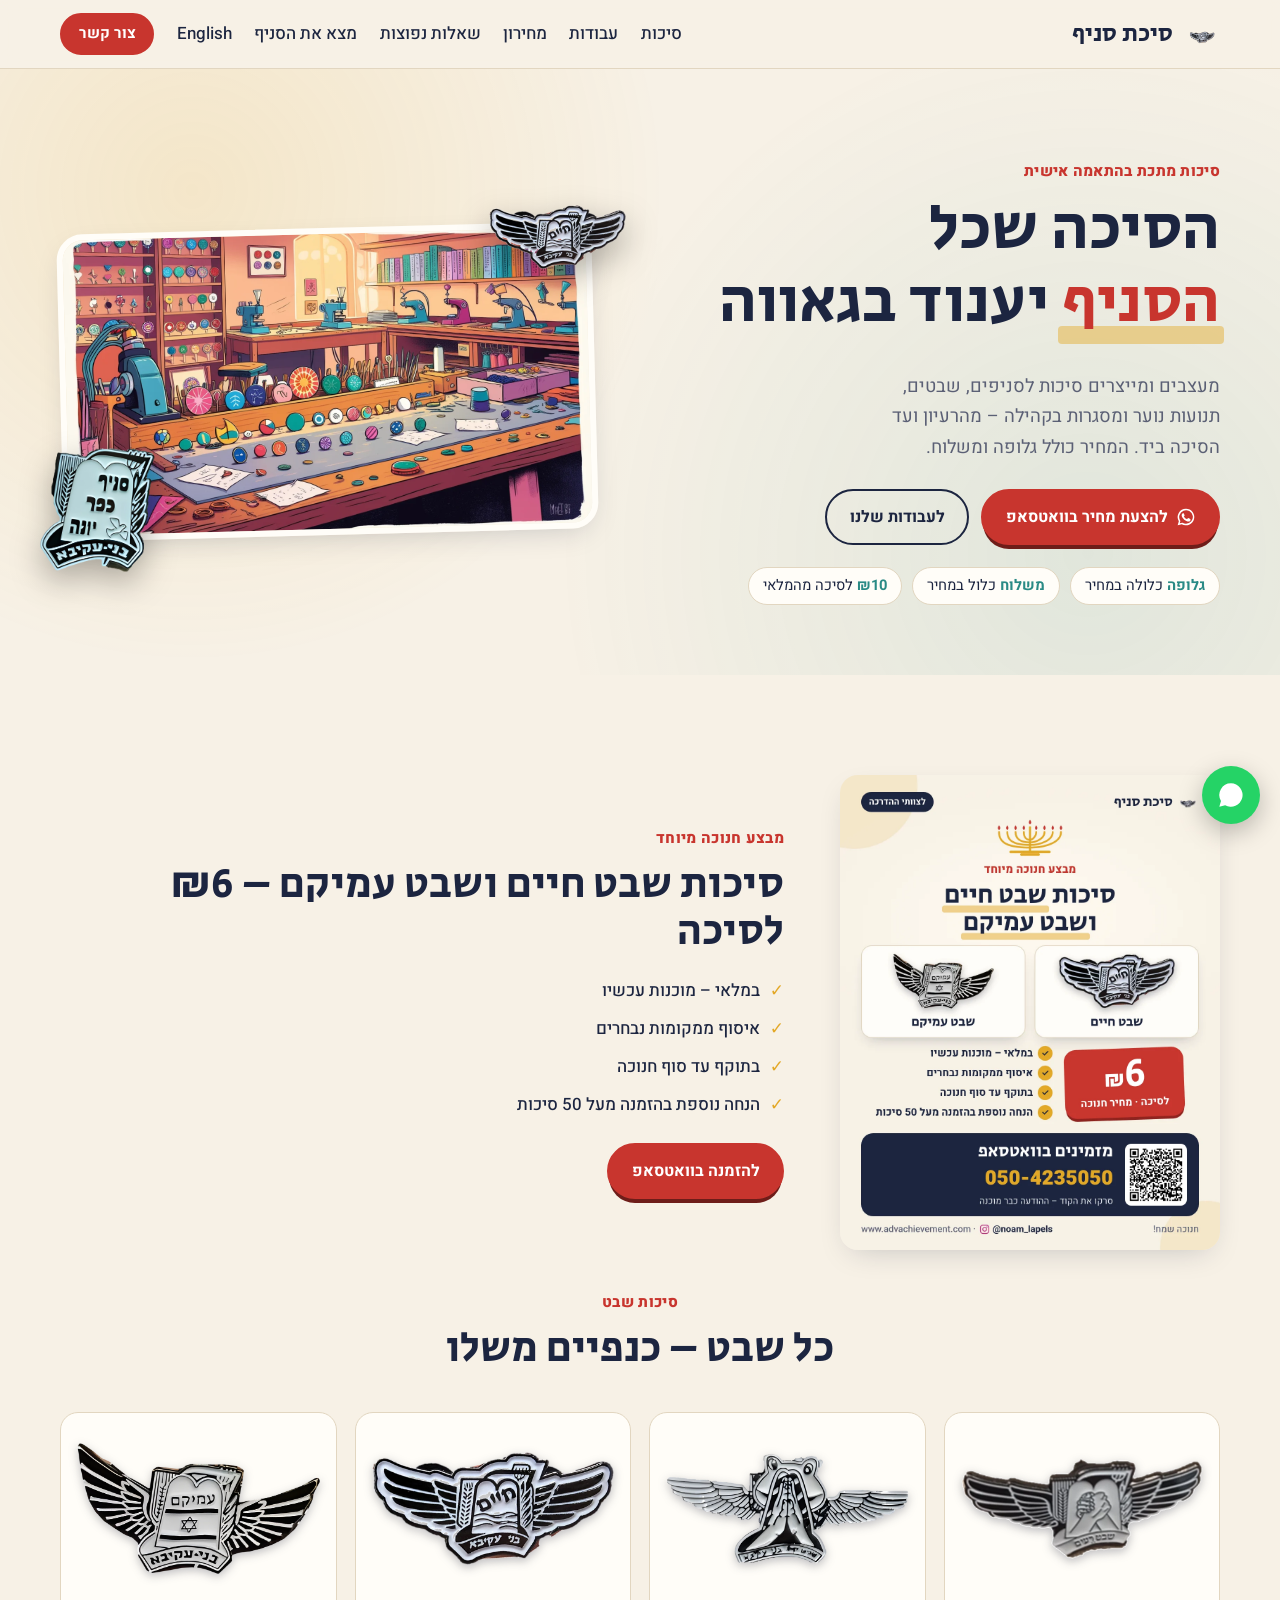
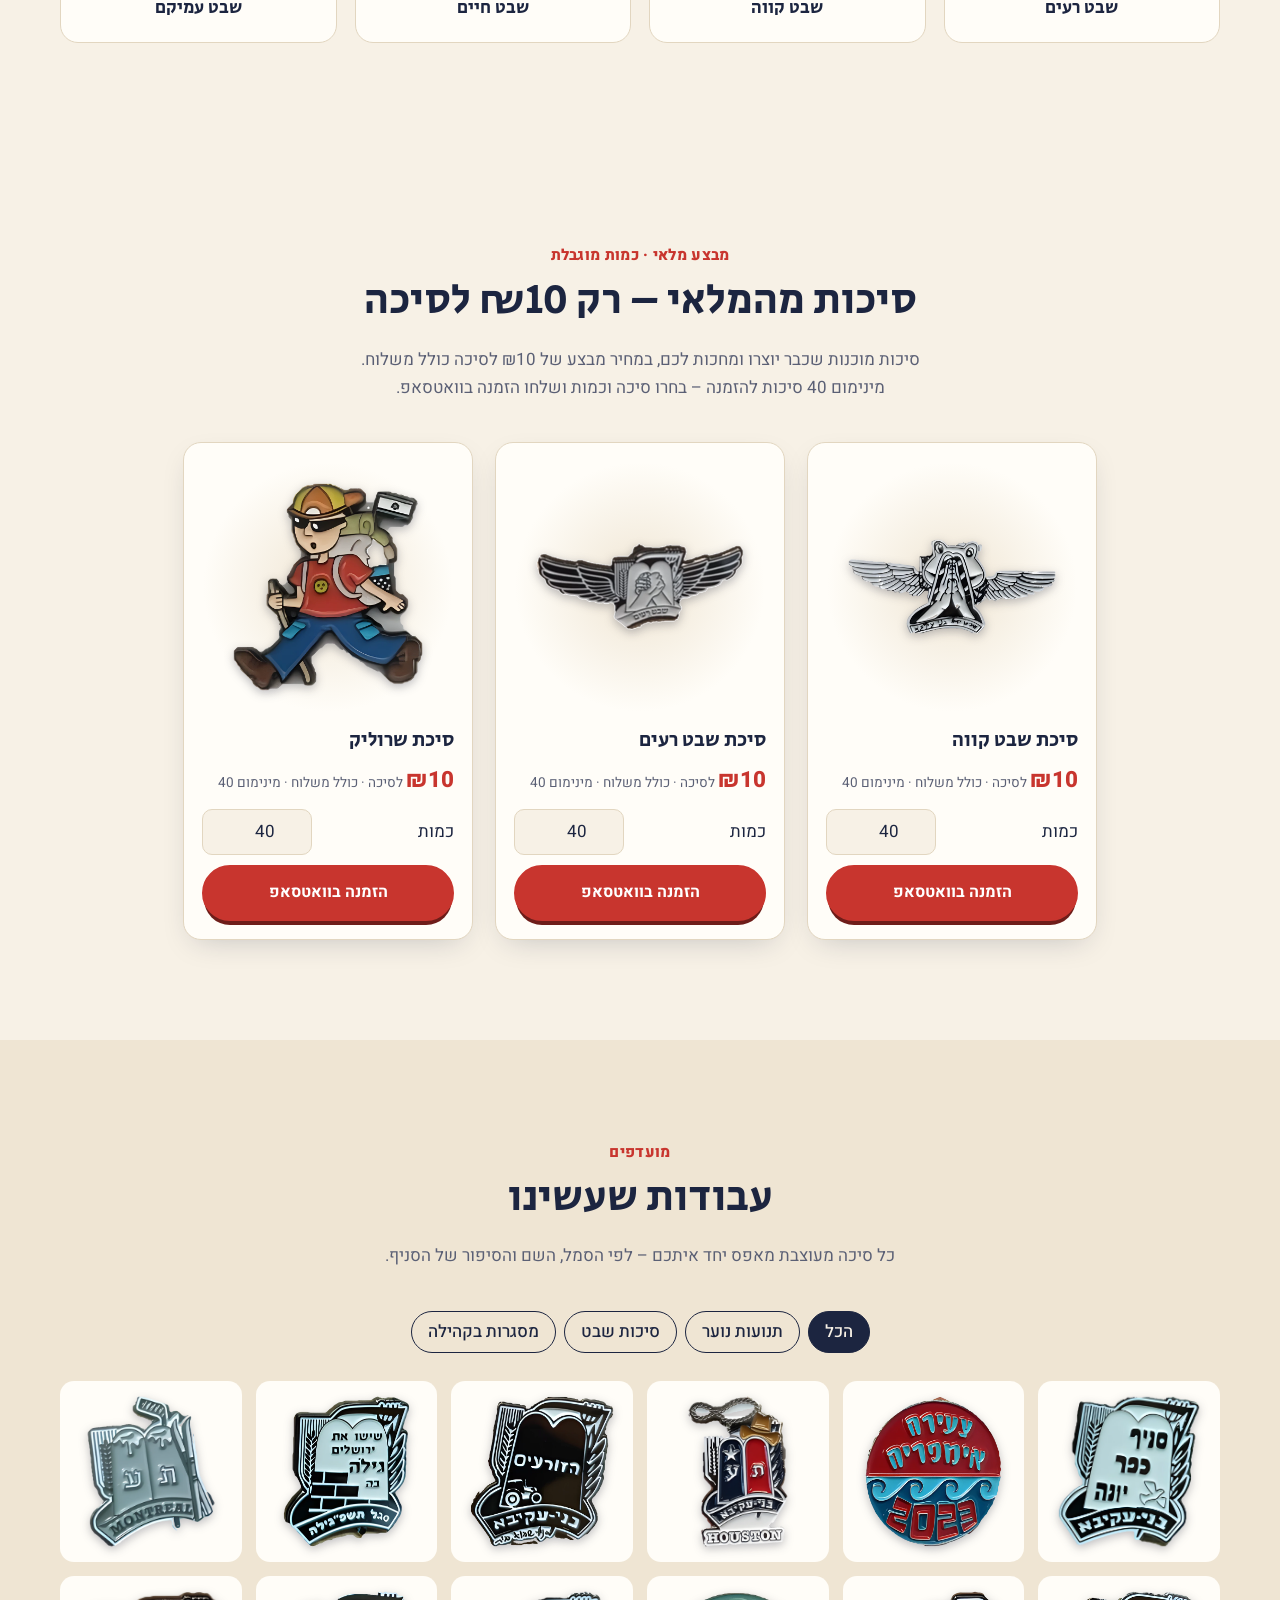
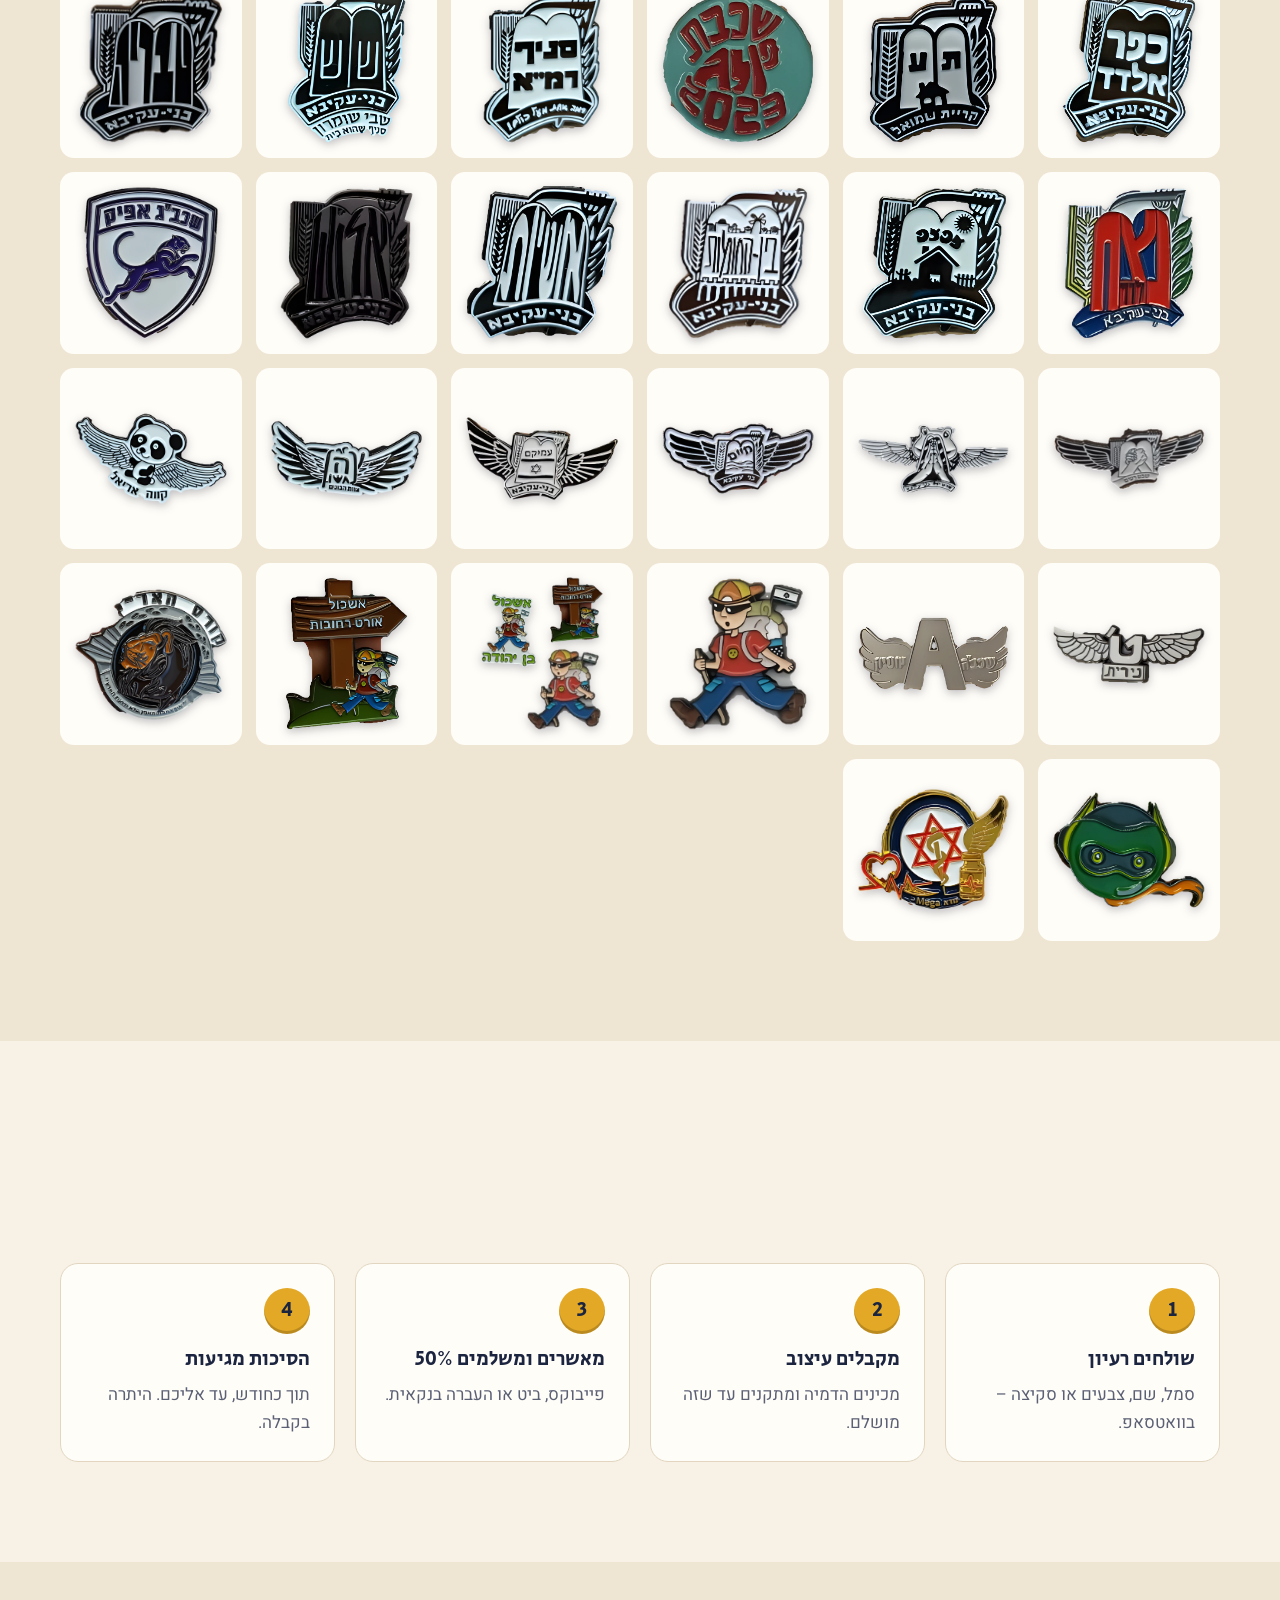
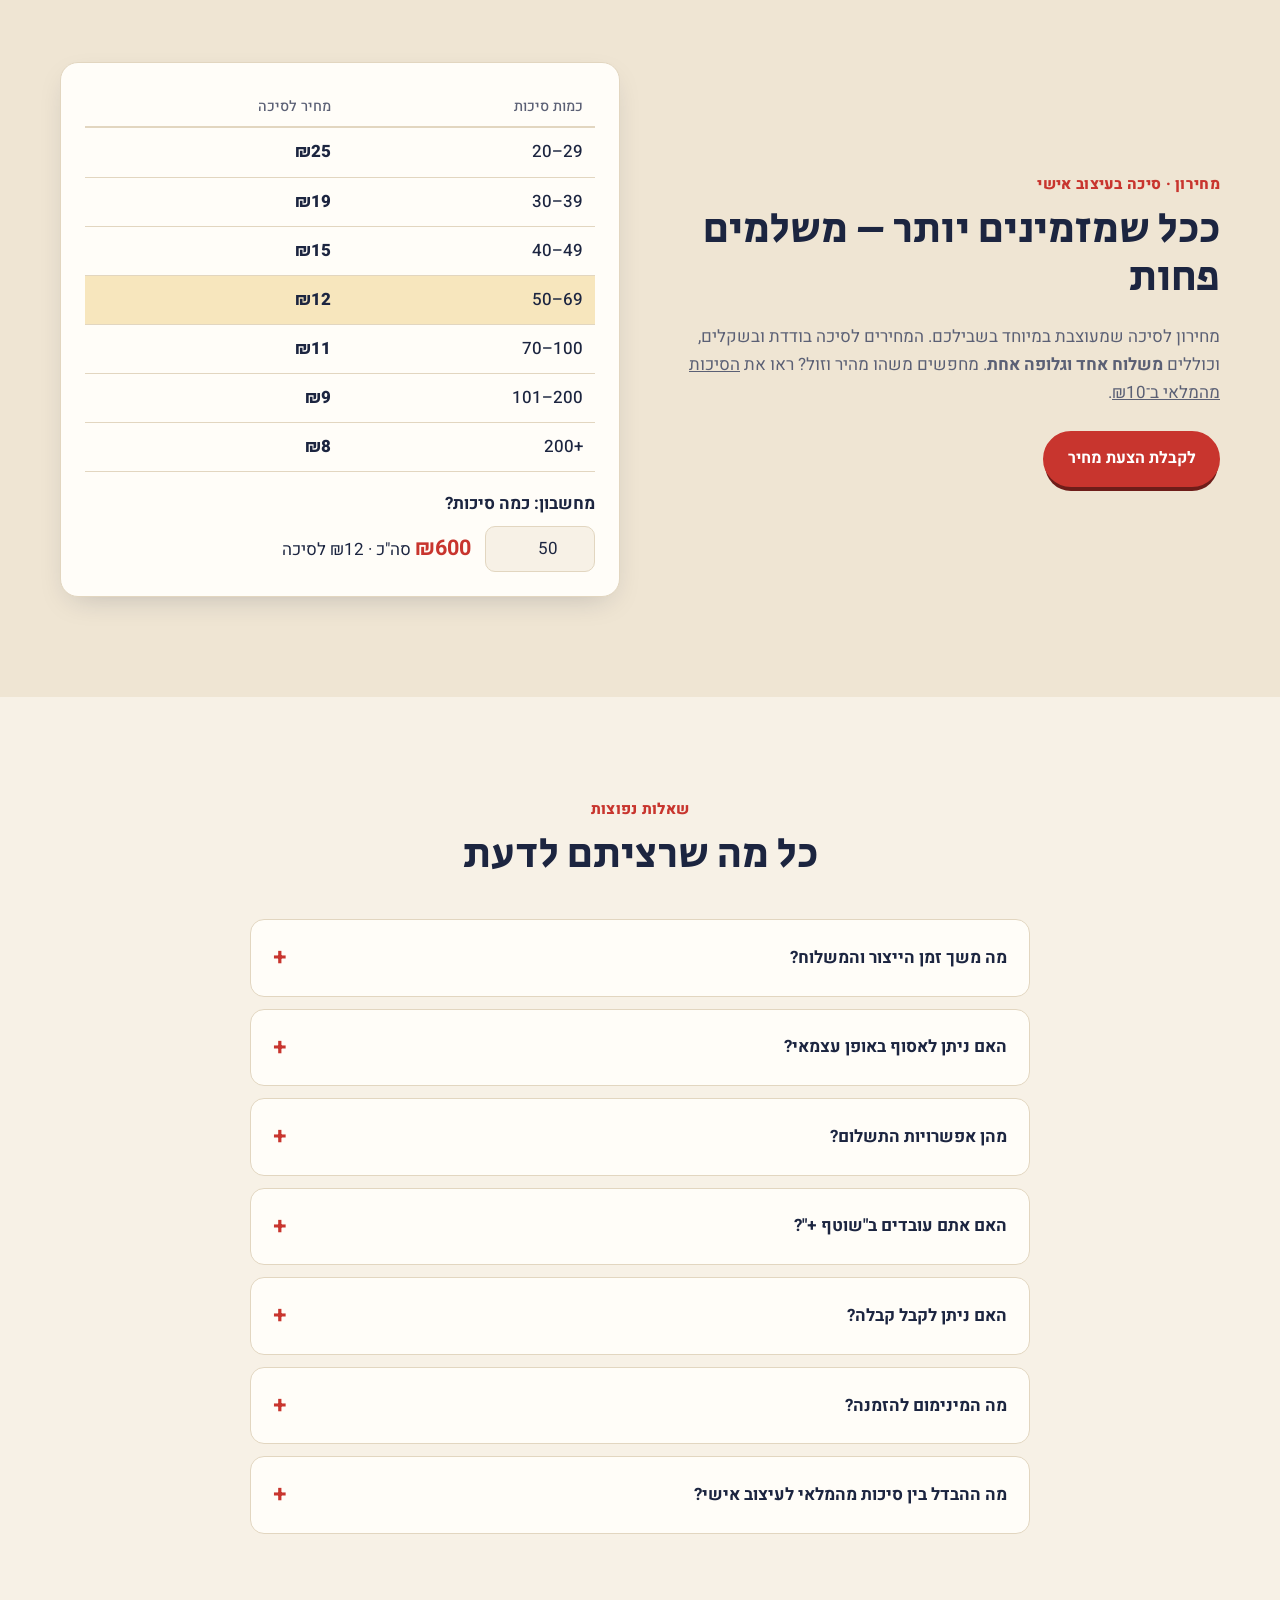
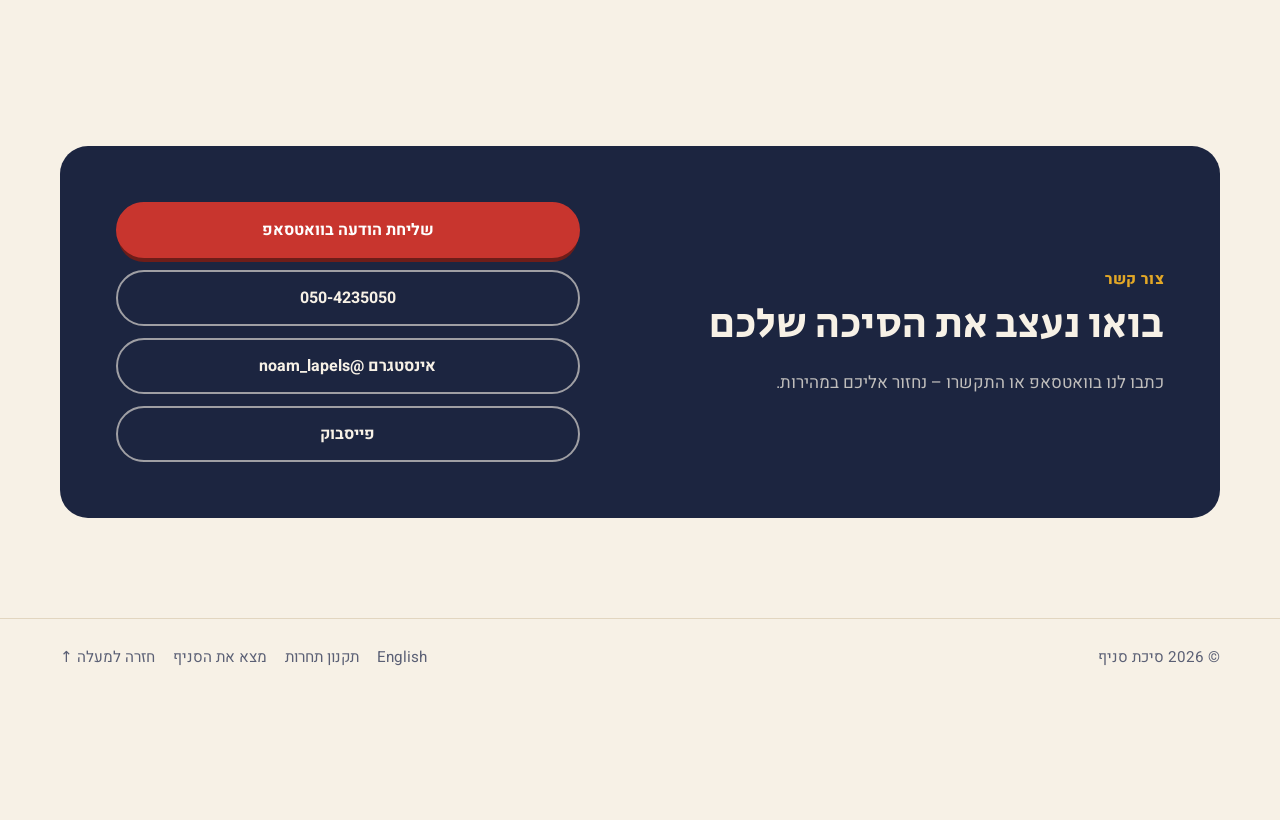
<file: שאלות-נפוצות/index.html>
<!doctype html><html lang="he" dir="rtl"><head><meta charset="utf-8"><title>מעביר… | סיכת סניף</title><link rel="canonical" href="/#faq"><meta http-equiv="refresh" content="0; url=/#faq"><meta name="robots" content="noindex"></head><body><script>location.replace("/#faq")</script><a href="/#faq">המשך</a></body></html>
</file>
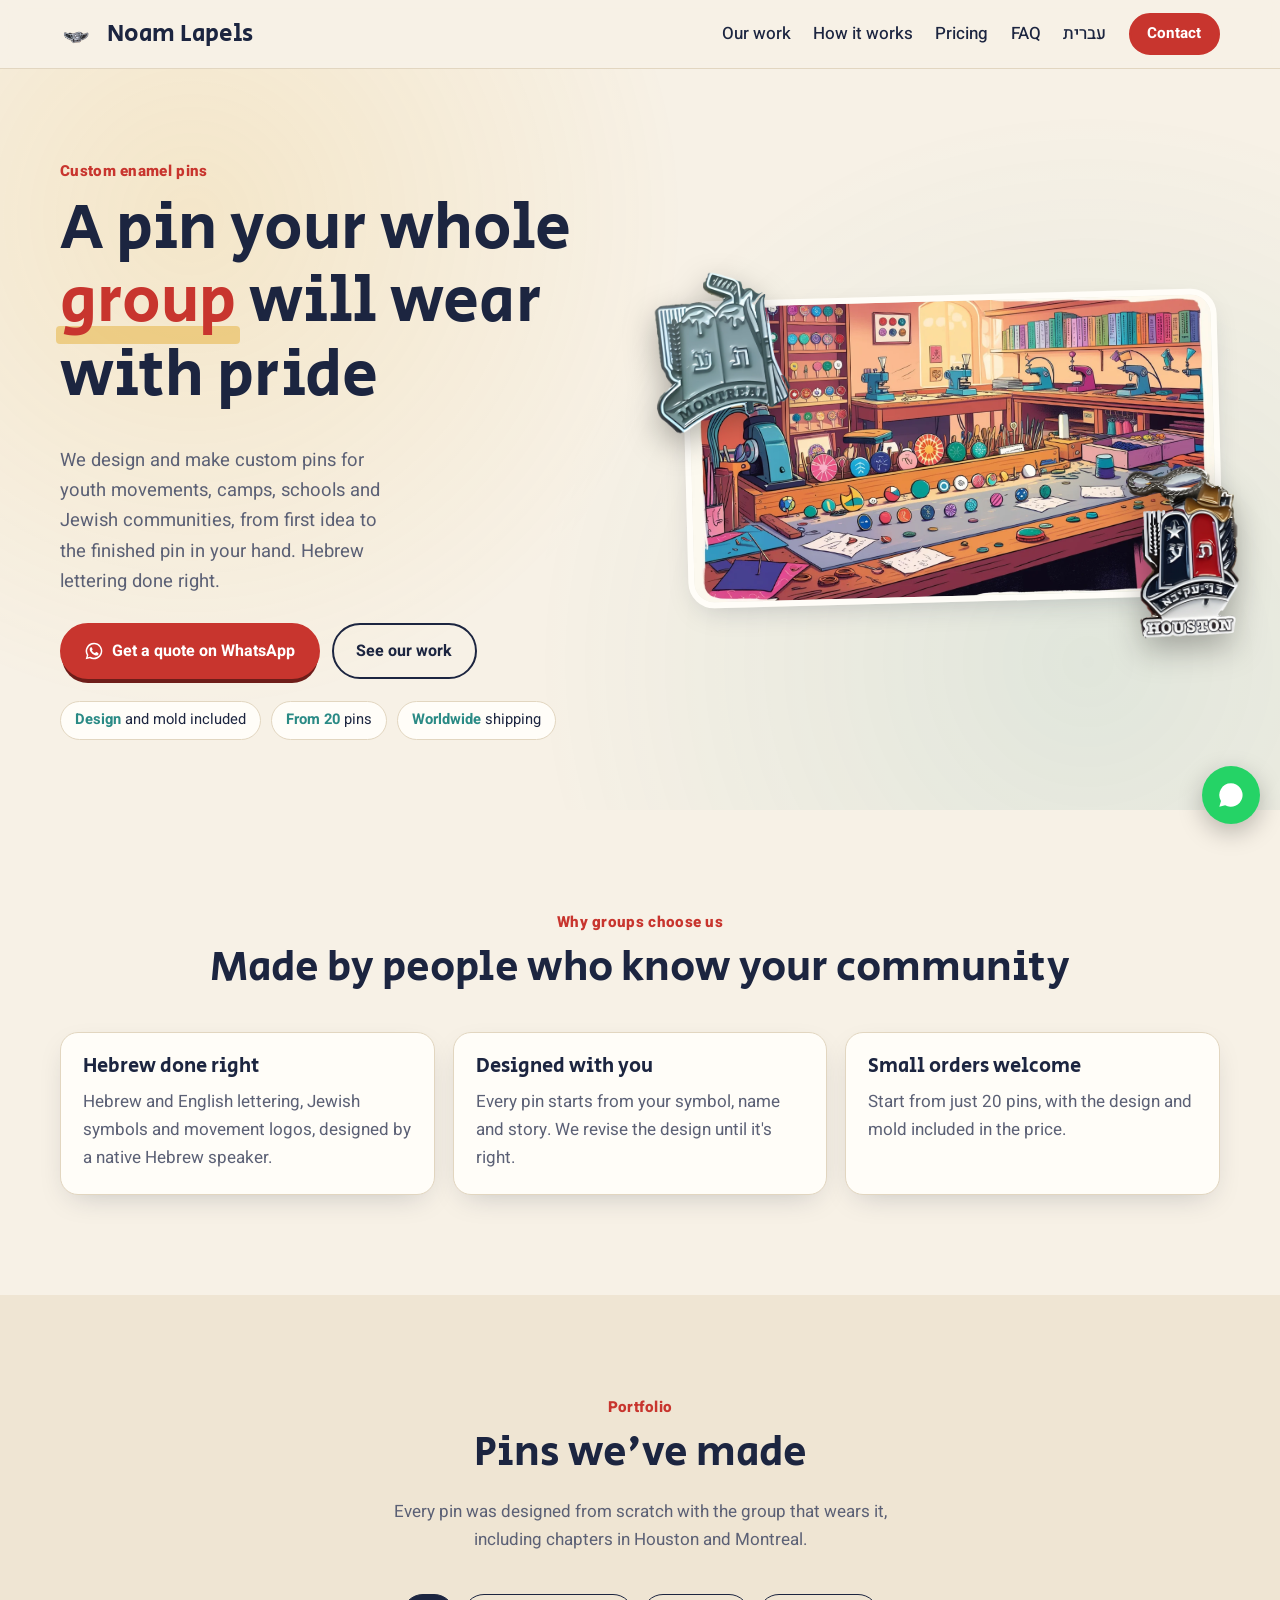
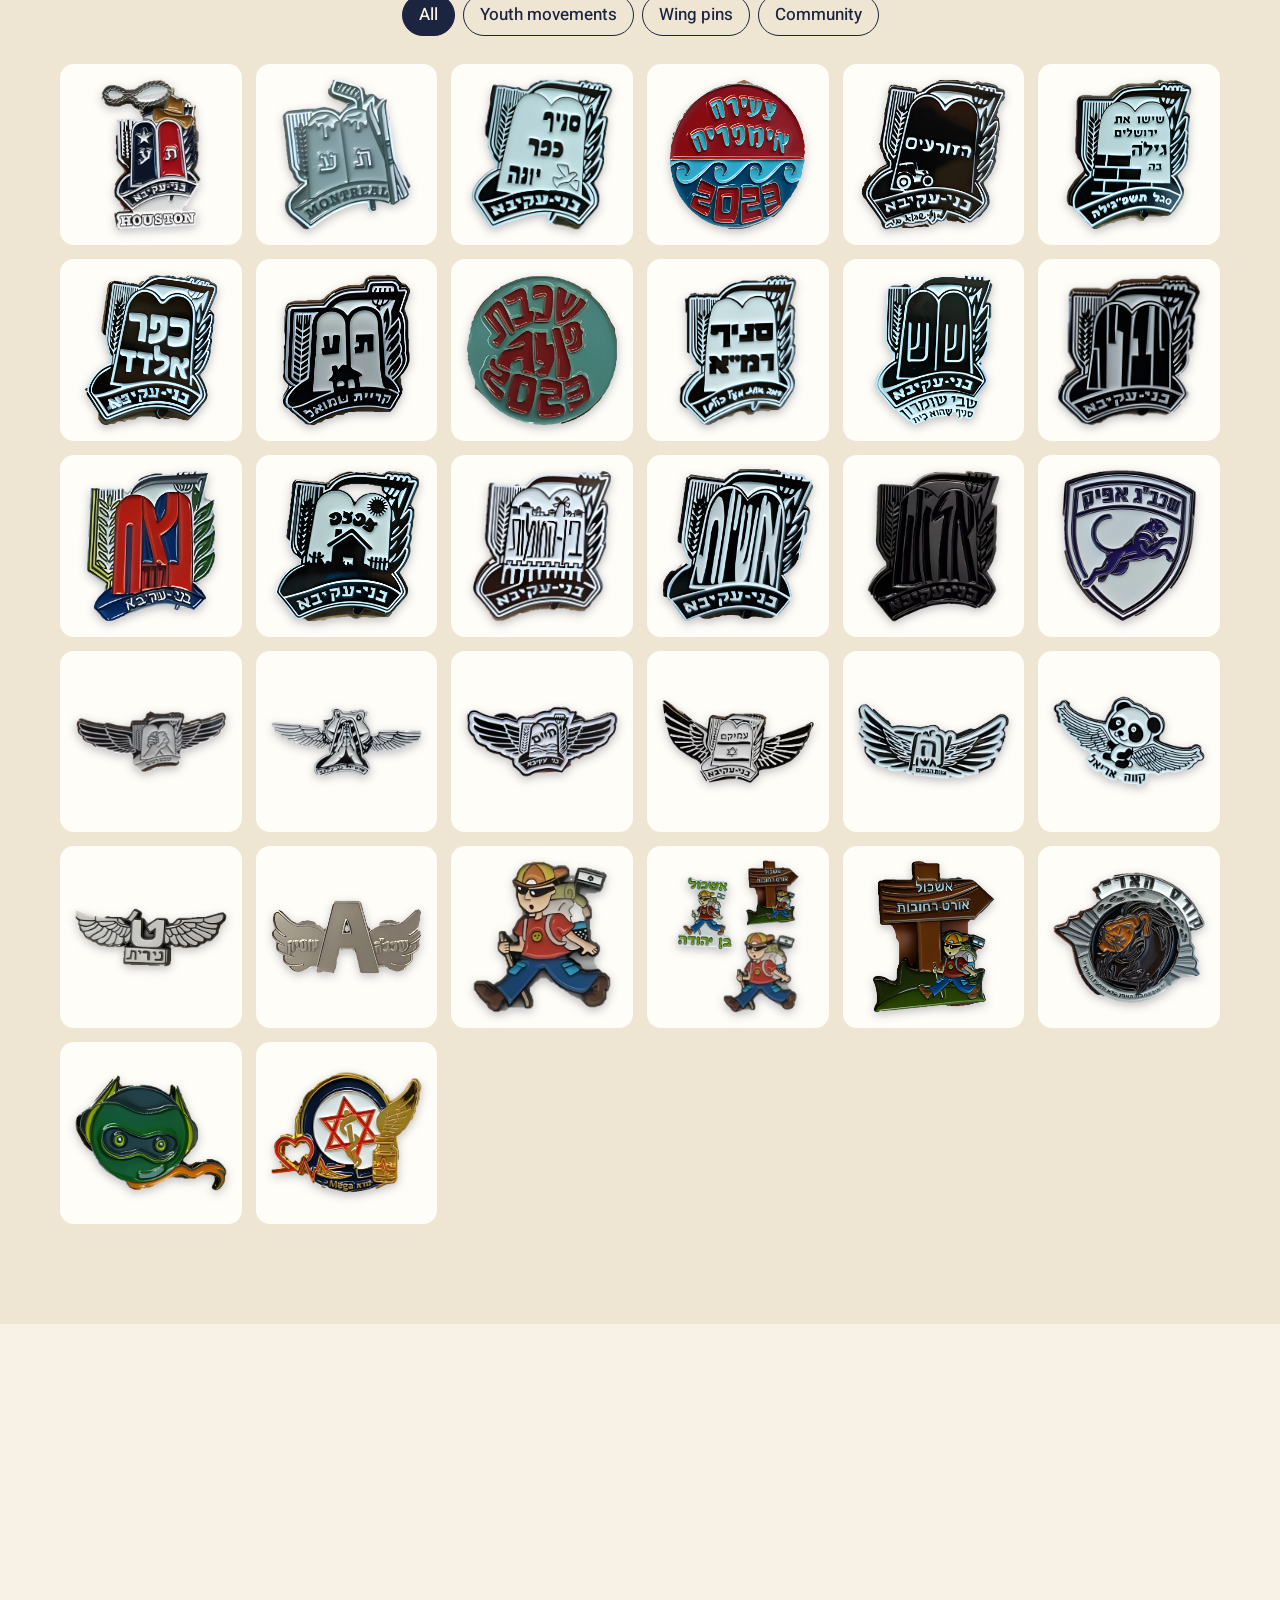
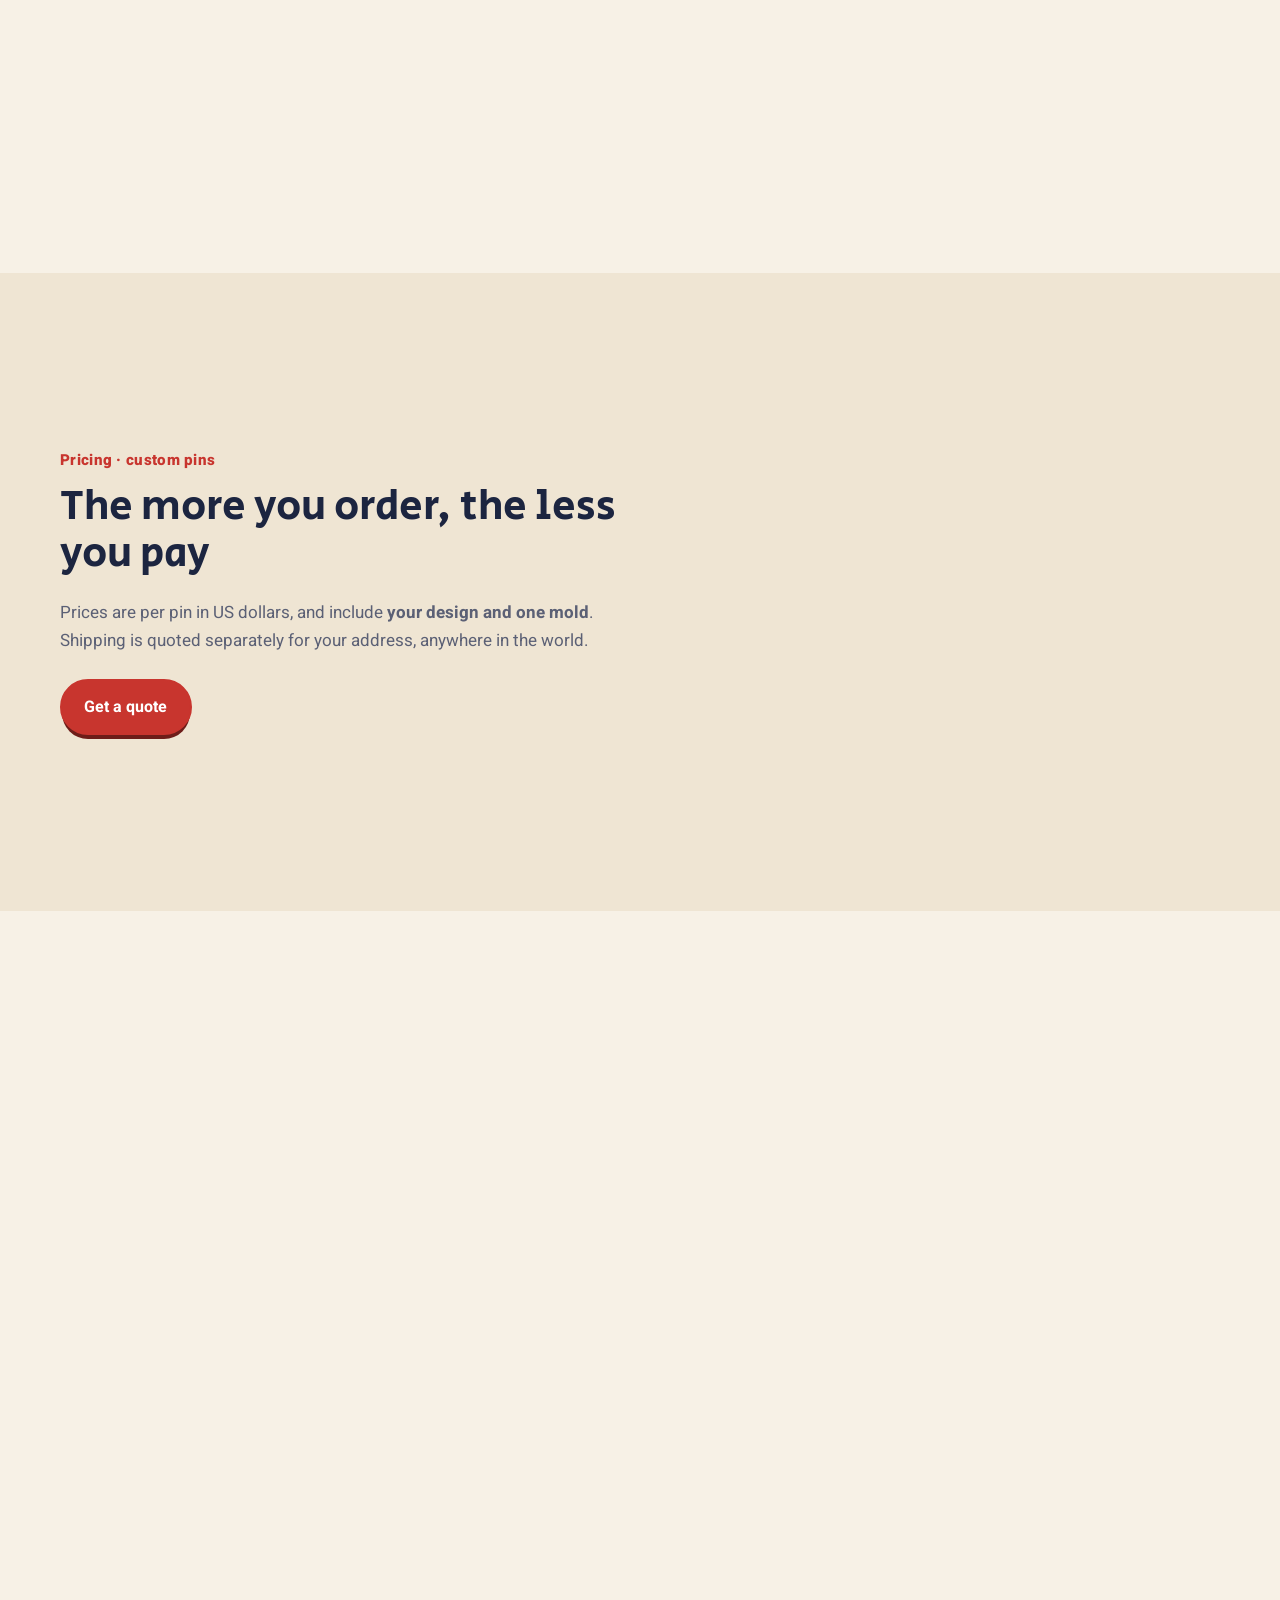
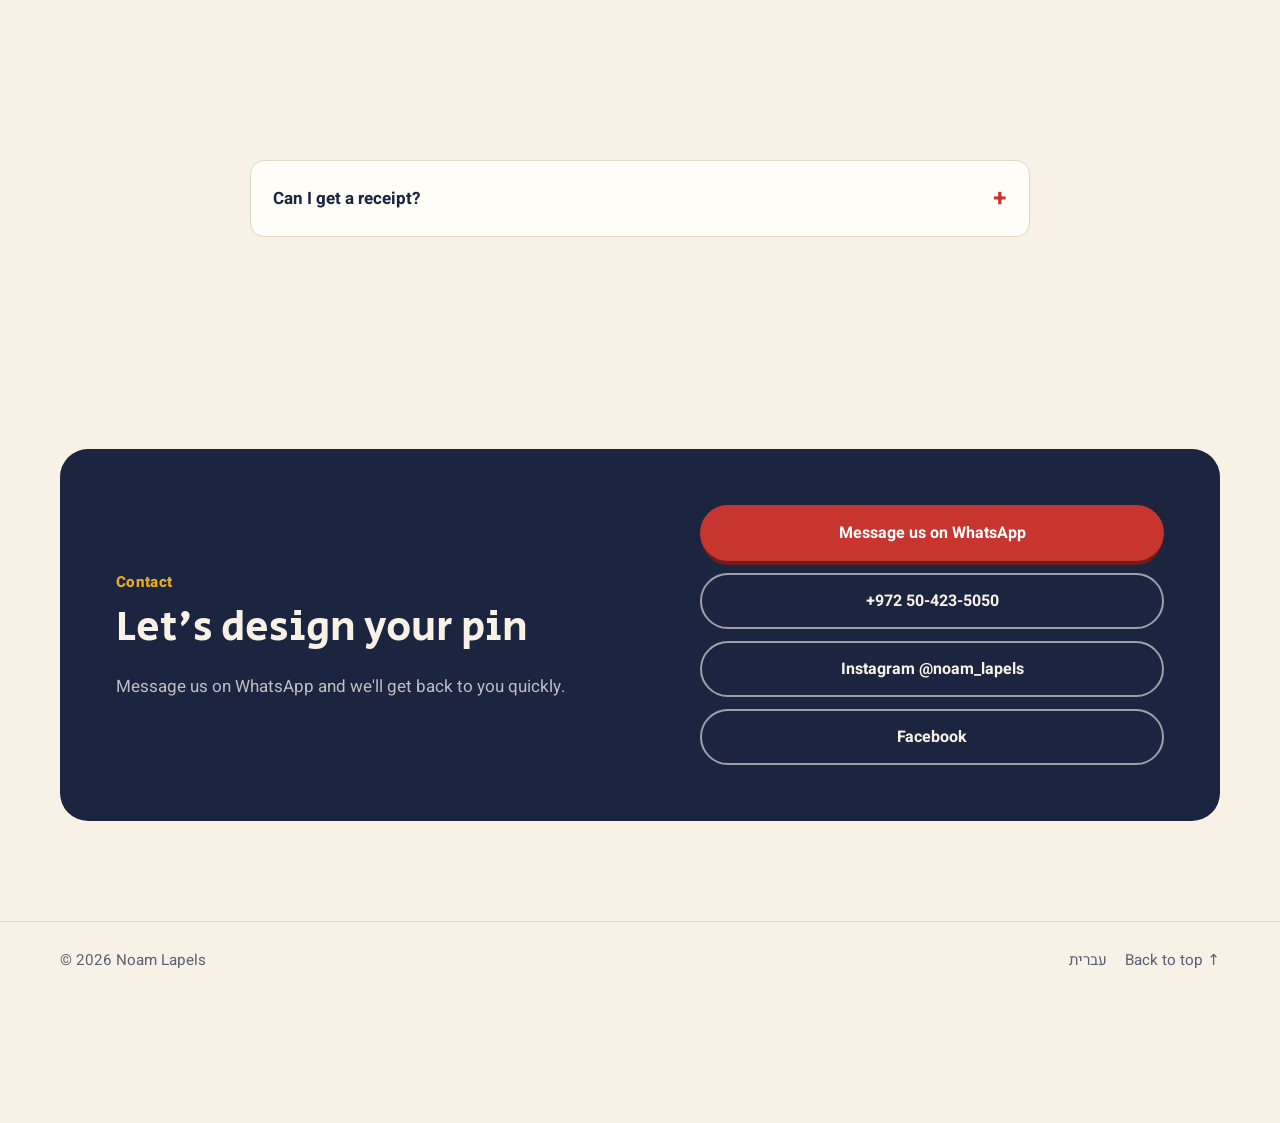
<file: en/ig/index.html>
<!doctype html><html lang="en" dir="ltr"><head><meta charset="utf-8"><title>Noam Lapels</title><meta name="robots" content="noindex"><link rel="canonical" href="https://www.advachievement.com/en/"><meta http-equiv="refresh" content="0; url=/en/?src=ig#gallery"></head><body><script>location.replace("/en/?src=ig"+(location.hash||"#gallery"))</script><a href="/en/?src=ig#gallery">Continue to our pins</a></body></html>
</file>
<file: assets/css/style.css>
:root {
  --bg: #f7f1e6;
  --bg-alt: #efe5d3;
  --surface: #fffdf8;
  --ink: #1c2540;
  --muted: #5b6075;
  --line: #e2d6c0;
  --brand: #c8352e;      /* enamel red */
  --brand-ink: #fff;
  --gold: #e3a826;
  --teal: #2a8a85;
  --shadow: 0 10px 30px -12px rgba(28, 37, 64, .25);
  --radius: 18px;
  color-scheme: light;
}
@media (prefers-color-scheme: dark) {
  :root:not([data-theme="light"]) {
    --bg: #141a2b; --bg-alt: #1a2136; --surface: #20283f; --ink: #f3ece0; --muted: #b3b6c6;
    --line: #2f3853; --brand: #e5524a; --gold: #f0bb45; --teal: #49b3ac;
    --shadow: 0 10px 30px -12px rgba(0, 0, 0, .6); color-scheme: dark;
  }
}
:root[data-theme="dark"] {
  --bg: #141a2b; --bg-alt: #1a2136; --surface: #20283f; --ink: #f3ece0; --muted: #b3b6c6;
  --line: #2f3853; --brand: #e5524a; --gold: #f0bb45; --teal: #49b3ac;
  --shadow: 0 10px 30px -12px rgba(0, 0, 0, .6); color-scheme: dark;
}

* { box-sizing: border-box; }
html { scroll-behavior: smooth; scroll-padding-top: 80px; }
body {
  margin: 0; background: var(--bg); color: var(--ink);
  font: 400 17px/1.65 "Heebo", system-ui, sans-serif; -webkit-font-smoothing: antialiased;
  overflow-x: hidden;
}
img { max-width: 100%; height: auto; display: block; }
a { color: inherit; }
h1, h2, h3 { font-family: "Secular One", "Heebo", sans-serif; font-weight: 400; line-height: 1.15; margin: 0 0 .5em; }
h1 { font-size: clamp(2.3rem, 6vw, 4rem); }
h2 { font-size: clamp(1.8rem, 4vw, 2.6rem); }
h3 { font-size: 1.25rem; }
.container { width: min(1160px, 100% - 32px); margin-inline: auto; }
.narrow { width: min(780px, 100% - 32px); }
.skip { position: absolute; inset-inline-start: -999px; top: 8px; background: var(--ink); color: var(--bg); padding: 8px 14px; border-radius: 8px; z-index: 100; }
.skip:focus { inset-inline-start: 8px; }
:focus-visible { outline: 3px solid var(--gold); outline-offset: 3px; border-radius: 6px; }

/* Buttons */
.btn {
  display: inline-flex; align-items: center; justify-content: center; gap: .5em;
  background: var(--brand); color: var(--brand-ink); text-decoration: none; border: 2px solid var(--brand);
  font-weight: 700; padding: .8em 1.4em; border-radius: 999px; cursor: pointer; font-size: 1rem;
  transition: transform .15s ease, box-shadow .15s ease, background .15s;
  box-shadow: 0 6px 0 -2px color-mix(in srgb, var(--brand) 55%, #000);
}
.btn:hover { transform: translateY(-2px); }
.btn:active { transform: translateY(1px); box-shadow: 0 2px 0 -1px color-mix(in srgb, var(--brand) 55%, #000); }
.btn-ghost { background: transparent; color: var(--ink); border-color: var(--ink); box-shadow: none; }
.btn-ghost:hover { background: var(--ink); color: var(--bg); }
.btn-sm { padding: .45em 1.1em; font-size: .95rem; box-shadow: none; }
.btn-block { width: 100%; }

/* Header */
.site-header {
  position: sticky; top: 0; z-index: 50;
  background: color-mix(in srgb, var(--bg) 85%, transparent); backdrop-filter: blur(10px);
  border-bottom: 1px solid var(--line);
}
.nav-wrap { display: flex; align-items: center; justify-content: space-between; height: 68px; }
.brand { display: flex; align-items: center; gap: .55em; text-decoration: none; font-family: "Secular One", sans-serif; font-size: 1.5rem; }
.nav { display: flex; align-items: center; gap: 1.4rem; }
.nav a:not(.btn) { text-decoration: none; font-weight: 500; position: relative; }
.nav a:not(.btn)::after { content: ""; position: absolute; inset-inline: 0; bottom: -4px; height: 2px; background: var(--brand); transform: scaleX(0); transition: transform .2s; }
.nav a:not(.btn):hover::after { transform: scaleX(1); }
.nav-toggle { display: none; background: none; border: 0; width: 44px; height: 44px; cursor: pointer; padding: 10px; }
.nav-toggle span { display: block; height: 2px; background: var(--ink); margin: 5px 0; border-radius: 2px; transition: .2s; }
.nav-toggle[aria-expanded="true"] span:nth-child(1) { transform: translateY(7px) rotate(45deg); }
.nav-toggle[aria-expanded="true"] span:nth-child(2) { opacity: 0; }
.nav-toggle[aria-expanded="true"] span:nth-child(3) { transform: translateY(-7px) rotate(-45deg); }
@media (max-width: 860px) {
  .nav-toggle { display: block; }
  .nav {
    position: absolute; top: 68px; inset-inline: 0; flex-direction: column; align-items: stretch; gap: 0;
    background: var(--surface); border-bottom: 1px solid var(--line); padding: 8px 16px 16px;
    display: none; box-shadow: var(--shadow);
  }
  .nav.open { display: flex; }
  .nav a:not(.btn) { padding: 12px 4px; border-bottom: 1px solid var(--line); }
  .nav .btn { margin-top: 12px; }
}

/* Hero */
.hero { padding: clamp(40px, 7vw, 90px) 0 clamp(40px, 6vw, 70px); position: relative; }
.hero::before {
  content: ""; position: absolute; inset: 0; z-index: -1; opacity: .5;
  background: radial-gradient(circle at 15% 20%, color-mix(in srgb, var(--gold) 30%, transparent), transparent 40%),
              radial-gradient(circle at 85% 80%, color-mix(in srgb, var(--teal) 22%, transparent), transparent 45%);
}
.hero-grid { display: grid; grid-template-columns: 1.05fr 1fr; gap: clamp(28px, 5vw, 64px); align-items: center; }
.eyebrow { color: var(--brand); font-weight: 800; letter-spacing: .02em; margin: 0 0 .6em; font-size: .95rem; }
.hl { color: var(--brand); position: relative; white-space: nowrap; }
.hl::after { content: ""; position: absolute; inset-inline: -4px; bottom: .08em; height: .28em; background: var(--gold); opacity: .45; z-index: -1; border-radius: 4px; }
.lead { font-size: 1.15rem; color: var(--muted); max-width: 34ch; }
.hero-cta { display: flex; flex-wrap: wrap; gap: 12px; margin: 26px 0 22px; }
.badges { list-style: none; padding: 0; margin: 0; display: flex; flex-wrap: wrap; gap: 10px; }
.badges li { background: var(--surface); border: 1px solid var(--line); padding: 6px 14px; border-radius: 999px; font-size: .92rem; }
.badges strong { color: var(--teal); }
.hero-art { position: relative; }
.hero-art > img:first-child { border-radius: 26px; box-shadow: var(--shadow); border: 6px solid var(--surface); transform: rotate(-1.5deg); }
.float { position: absolute; width: 26%; filter: drop-shadow(0 12px 16px rgba(0,0,0,.3)); animation: bob 5s ease-in-out infinite; }
.f1 { top: -8%; inset-inline-start: -6%; }
.f2 { bottom: -12%; inset-inline-end: -4%; width: 22%; animation-delay: -2.5s; }
@keyframes bob { 50% { transform: translateY(-10px) rotate(4deg); } }
@media (max-width: 860px) {
  .hero-grid { grid-template-columns: 1fr; }
  .hero-art { order: -1; margin: 10px 12px 20px; }
}

/* Sections */
.section { padding: clamp(56px, 8vw, 100px) 0; }
.section.alt { background: var(--bg-alt); }
.section-head { text-align: center; margin-bottom: 40px; }
.sub { color: var(--muted); max-width: 56ch; margin-inline: auto; }
.card { background: var(--surface); border: 1px solid var(--line); border-radius: var(--radius); box-shadow: var(--shadow); }

/* Tribes */
.tribes { padding-top: 20px; }
/* Hanukkah promo */
.promo { padding-bottom: 20px; }
.promo-grid { display: grid; grid-template-columns: minmax(0, 380px) 1fr; gap: clamp(24px, 5vw, 56px); align-items: center; }
.nis { font-family: "Heebo", sans-serif; font-weight: 800; }
.promo-img img { border-radius: var(--radius); box-shadow: var(--shadow); }
.promo-list { list-style: none; padding: 0; margin: 0 0 24px; display: grid; gap: 10px; font-weight: 500; }
.promo-list li::before { content: "✓"; color: var(--gold); font-weight: 800; margin-inline-end: 10px; }
@media (max-width: 760px) { .promo-grid { grid-template-columns: 1fr; } .promo-img { max-width: 420px; margin-inline: auto; } }
.tribe-row { display: grid; grid-template-columns: repeat(4, 1fr); gap: 18px; }
.tribe-row figure { margin: 0; background: var(--surface); border: 1px solid var(--line); border-radius: var(--radius); padding: 18px 14px; text-align: center; transition: transform .2s; }
.tribe-row figure:hover { transform: translateY(-4px) rotate(-1deg); }
.tribe-row img { aspect-ratio: 16/10; object-fit: contain; width: 100%; }
.tribe-row figcaption { font-family: "Secular One", sans-serif; font-size: 1.15rem; margin-top: 8px; }
.tribe-row small { display: block; font-family: "Heebo"; font-size: .85rem; color: var(--brand); }
@media (max-width: 700px) { .tribe-row { grid-template-columns: repeat(2, 1fr); } }

/* Products */
.products { display: grid; grid-template-columns: repeat(auto-fit, minmax(240px, 290px)); justify-content: center; gap: 22px; }
.product .btn { margin-top: auto; }
.product { padding: 18px; display: flex; flex-direction: column; gap: 10px; }
.product-img { background: radial-gradient(circle, var(--bg-alt), var(--surface) 70%); border-radius: 12px; aspect-ratio: 1; display: grid; place-items: center; padding: 20px; }
.product-img { overflow: hidden; position: relative; }
.product-img img { position: absolute; inset: 20px; width: calc(100% - 40px); height: calc(100% - 40px); object-fit: contain; transition: transform .3s; }
.product:hover .product-img img { transform: scale(1.06) rotate(-3deg); }
.product h3 { margin: 6px 0 0; }
.price { margin: 0; font-weight: 800; font-size: 1.4rem; color: var(--brand); }
.price small { font-weight: 400; font-size: .85rem; color: var(--muted); }
.qty { display: flex; align-items: center; justify-content: space-between; gap: 10px; }
input[type="number"] {
  width: 110px; font: inherit; padding: 8px 12px; border-radius: 10px; border: 1.5px solid var(--line);
  background: var(--bg); color: var(--ink); text-align: center;
}

/* Gallery */
.filters { display: flex; flex-wrap: wrap; justify-content: center; gap: 8px; margin-bottom: 28px; }
.chip { font: inherit; font-weight: 500; border: 1.5px solid var(--ink); background: transparent; color: var(--ink); padding: 6px 16px; border-radius: 999px; cursor: pointer; }
.chip.active { background: var(--ink); color: var(--bg); }
.gallery { display: grid; grid-template-columns: repeat(auto-fill, minmax(170px, 1fr)); gap: 14px; }
.g-item { border: 0; padding: 14px; background: var(--surface); border-radius: 14px; aspect-ratio: 1; display: grid; place-items: center; cursor: zoom-in; transition: transform .2s, box-shadow .2s; }
.g-item:hover { transform: translateY(-4px); box-shadow: var(--shadow); }
.g-item { overflow: hidden; min-width: 0; position: relative; }
.g-item img { position: absolute; inset: 14px; width: calc(100% - 28px); height: calc(100% - 28px); object-fit: contain; }
.g-item[hidden] { display: none; }
@media (max-width: 480px) { .gallery { grid-template-columns: repeat(2, 1fr); } }

.lightbox { position: fixed; inset: 0; background: rgba(10, 14, 26, .88); display: grid; place-items: center; z-index: 200; padding: 24px; }
.lightbox[hidden] { display: none; }
.lightbox img { max-height: 85vh; width: auto; filter: drop-shadow(0 20px 30px rgba(0,0,0,.5)); }
.lb-close { position: absolute; top: 14px; inset-inline-end: 18px; font-size: 2.4rem; color: #fff; background: none; border: 0; cursor: pointer; line-height: 1; }

/* Steps */
.steps { list-style: none; padding: 0; margin: 0; display: grid; grid-template-columns: repeat(4, 1fr); gap: 20px; counter-reset: s; }
.steps li { background: var(--surface); border: 1px solid var(--line); border-radius: var(--radius); padding: 24px; position: relative; }
.steps span { display: grid; place-items: center; width: 46px; height: 46px; border-radius: 50%; background: var(--gold); color: #1c2540; font-family: "Secular One"; font-size: 1.3rem; margin-bottom: 14px; box-shadow: inset 0 -3px 0 rgba(0,0,0,.18); }
.steps p { margin: 0; color: var(--muted); }
@media (max-width: 900px) { .steps { grid-template-columns: repeat(2, 1fr); } }
@media (max-width: 520px) { .steps { grid-template-columns: 1fr; } }

/* Pricing */
.pricing-grid { display: grid; grid-template-columns: 1fr 1fr; gap: 40px; align-items: center; }
.pricing-grid .sub { margin-inline: 0; margin-bottom: 24px; }
.calc { padding: 24px; }
.price-table { width: 100%; border-collapse: collapse; margin-bottom: 18px; }
.price-table th { text-align: start; font-size: .9rem; color: var(--muted); font-weight: 500; padding: 8px 12px; border-bottom: 2px solid var(--line); }
.price-table td { padding: 10px 12px; border-bottom: 1px solid var(--line); font-weight: 500; transition: background .2s; }
.price-table td:last-child { font-weight: 800; }
.price-table tr.on td { background: color-mix(in srgb, var(--gold) 28%, transparent); }
.calc-label { font-weight: 700; display: block; margin-bottom: 8px; }
.calc-row { display: flex; align-items: center; gap: 14px; flex-wrap: wrap; }
.calc-row output strong { color: var(--brand); font-size: 1.35rem; }
@media (max-width: 860px) { .pricing-grid { grid-template-columns: 1fr; } }

/* FAQ */
.faq details { background: var(--surface); border: 1px solid var(--line); border-radius: 14px; margin-bottom: 12px; }
.faq summary { cursor: pointer; padding: 18px 22px; font-weight: 700; list-style: none; display: flex; justify-content: space-between; align-items: center; gap: 12px; }
.faq summary::-webkit-details-marker { display: none; }
.faq summary::after { content: "+"; font-size: 1.5rem; color: var(--brand); transition: transform .2s; }
.faq details[open] summary::after { transform: rotate(45deg); }
.faq details p { margin: 0; padding: 0 22px 18px; color: var(--muted); }

/* Contact */
.contact-card {
  background: var(--ink); color: var(--bg); border-radius: 28px; padding: clamp(28px, 5vw, 56px);
  display: grid; grid-template-columns: 1.2fr 1fr; gap: 28px; align-items: center;
}
.contact-card .eyebrow { color: var(--gold); }
.contact-card .sub { color: color-mix(in srgb, var(--bg) 75%, transparent); margin: 0; }
.contact-actions { display: flex; flex-direction: column; gap: 12px; }
.contact-card .btn-ghost { color: var(--bg); border-color: color-mix(in srgb, var(--bg) 60%, transparent); }
.contact-card .btn-ghost:hover { background: var(--bg); color: var(--ink); }
@media (max-width: 760px) { .contact-card { grid-template-columns: 1fr; } }

/* Footer */
.site-footer { border-top: 1px solid var(--line); padding: 26px 0 150px; color: var(--muted); font-size: .95rem; }
.foot { display: flex; flex-wrap: wrap; justify-content: space-between; gap: 12px; }
.foot nav { display: flex; gap: 18px; flex-wrap: wrap; }
.foot a { text-decoration: none; } .foot a:hover { color: var(--brand); }

.wa-float {
  position: fixed; bottom: 76px; inset-inline-start: 20px; z-index: 60; /* clears the 64px Netlify free-plan badge in the bottom-right corner */ width: 58px; height: 58px; border-radius: 50%;
  background: #25d366; color: #fff; display: grid; place-items: center; box-shadow: 0 8px 24px rgba(0,0,0,.25); transition: transform .2s;
}
.wa-float:hover { transform: scale(1.08); }

/* Reveal */
.reveal { opacity: 0; transform: translateY(18px); transition: opacity .6s ease, transform .6s ease; }
.reveal.in { opacity: 1; transform: none; }
@media (prefers-reduced-motion: reduce) {
  html { scroll-behavior: auto; }
  .reveal { opacity: 1; transform: none; transition: none; }
  .float { animation: none; }
}

/* Inner pages */
.page-hero { padding: 56px 0 24px; text-align: center; }
.prose { background: var(--surface); border: 1px solid var(--line); border-radius: var(--radius); padding: clamp(22px, 4vw, 44px); margin-bottom: 60px; }
.prose h2 { font-size: 1.4rem; margin-top: 1.4em; }
.prose h2:first-child { margin-top: 0; }
.prose ol, .prose ul { padding-inline-start: 1.3em; }
.prose hr { border: 0; border-top: 1px solid var(--line); margin: 40px 0; }
.prose [dir="ltr"] { text-align: left; }

/* Pin images are transparent cut-outs; a soft shadow lifts them off the cards */
.tribe-row img, .product-img img, .g-item img, .front img { filter: drop-shadow(0 3px 5px rgba(20, 25, 45, .28)); }

/* Deep-linked product (e.g. from an Instagram story) */
.product.spotlight { outline: 3px solid var(--gold); outline-offset: 4px; animation: pulse 1.6s ease-out 2; }
@keyframes pulse { 0% { box-shadow: 0 0 0 0 color-mix(in srgb, var(--gold) 60%, transparent); } 100% { box-shadow: 0 0 0 18px transparent; } }
@media (prefers-reduced-motion: reduce) { .product.spotlight { animation: none; } }

/* English site */
.why { list-style: none; margin: 0; padding: 0; display: grid; grid-template-columns: repeat(auto-fit, minmax(250px, 1fr)); gap: 18px; }
.why li { padding: 22px; }
.why p { margin: 0; color: var(--muted); }
[dir="ltr"] .wa-float { inset-inline: auto 20px; }
</file>
